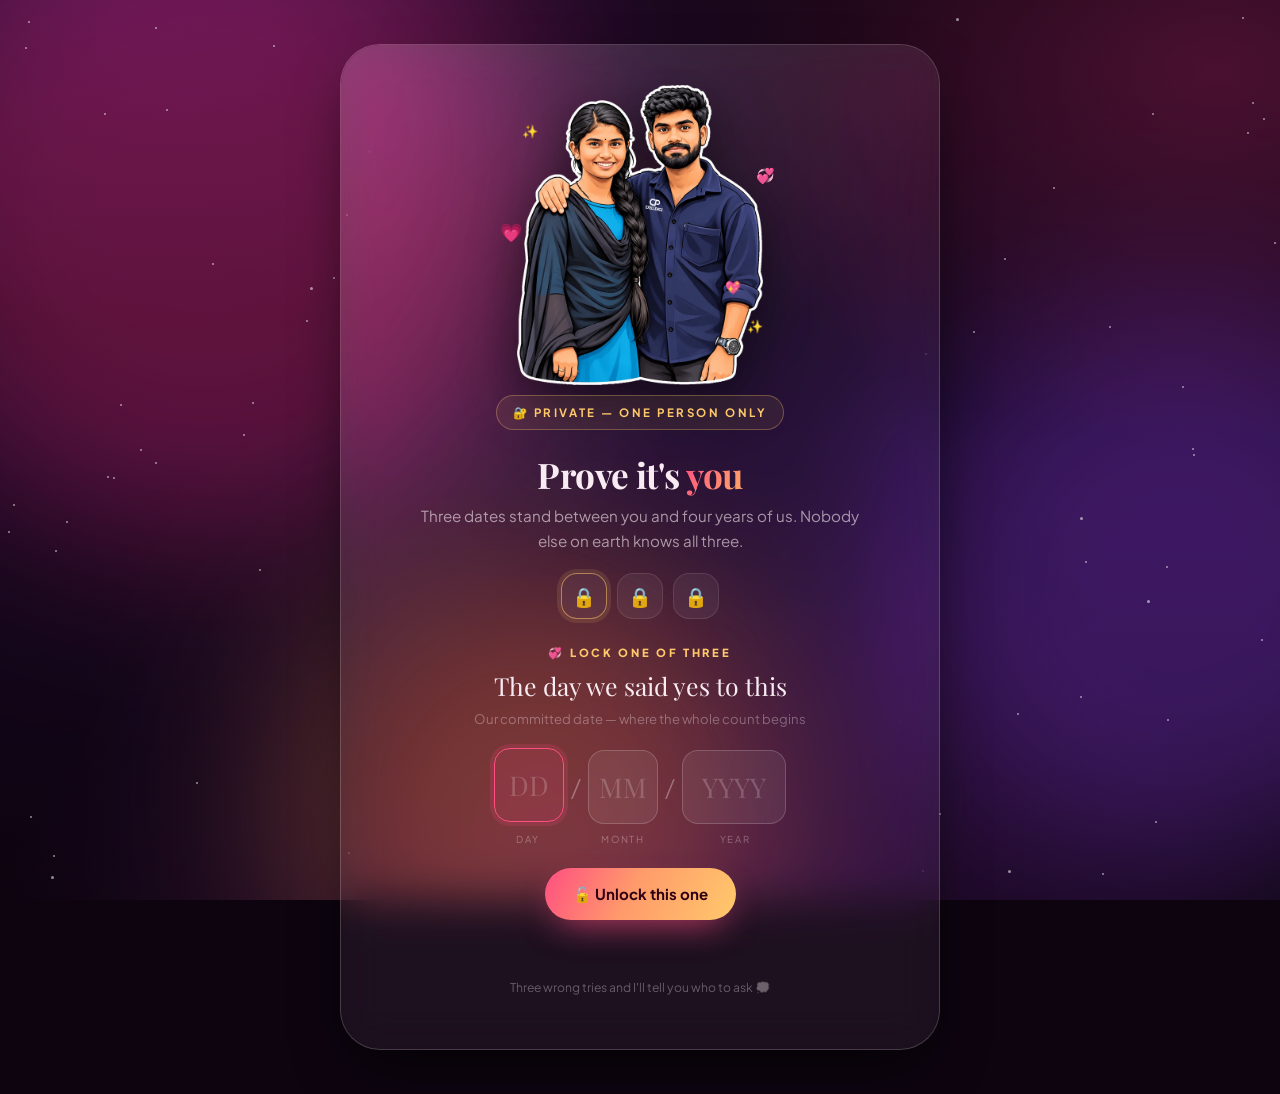
<file: index.html>
<!DOCTYPE html>
<html lang="en">
<head>
<meta charset="utf-8">
<meta name="viewport" content="width=device-width, initial-scale=1">
<script src="assets/js/gate.js"></script>
<title>Thanu &amp; Thamil — Four Years</title>
<meta name="description" content="A little museum of us. Four years, one story.">
<link rel="icon" href="data:image/svg+xml,<svg xmlns='http://www.w3.org/2000/svg' viewBox='0 0 100 100'><text y='.9em' font-size='90'>💞</text></svg>">
<link rel="preconnect" href="https://fonts.googleapis.com">
<link rel="preconnect" href="https://fonts.gstatic.com" crossorigin>
<link href="https://fonts.googleapis.com/css2?family=Playfair+Display:ital,wght@0,500;0,700;0,900;1,600&family=Plus+Jakarta+Sans:wght@400;600;700;800&family=Caveat:wght@500;700&display=swap" rel="stylesheet">
<link rel="stylesheet" href="assets/css/style.css">
<link rel="stylesheet" href="assets/css/components.css">
</head>
<body>

<!-- ================= HERO ================= -->
<section class="hero">
  <div class="wrap hero-grid">
    <div>
      <span class="eyebrow">🎊 Our Fourth Anniversary</span>
      <h1 class="display">
        <span class="l1">Happy Anniversary</span>
        <span class="l2" id="heroDear"></span>
        <span class="letters gradient-text" id="heroName">Thamil</span>
      </h1>
      <p class="lead hero-sub" id="heroTag"></p>

      <div class="countdown mt-l" id="countdown"></div>
      <p class="lead" id="cdCaption" style="font-size:.88rem;margin-top:14px"></p>

      <div class="hero-actions">
        <a class="btn" href="timeline.html">Start our story <span>→</span></a>
        <a class="btn ghost" href="surprises.html">🎁 Open a surprise</a>
      </div>
    </div>

    <div class="photo-stack" id="stack">
      <span class="sticker s1">💕</span>
      <span class="sticker s2">✨</span>
      <span class="sticker s3">💞</span>
    </div>
  </div>
</section>

<!-- ================= STATS ================= -->
<section>
  <div class="wrap">
    <div class="section-head reveal">
      <span class="eyebrow">📊 Us, in numbers</span>
      <h2>Four years <span class="gradient-text">adds up</span></h2>
      <p class="lead">Counted from 16 November 2022, and still going up while you read. Two of them we stopped counting a long time ago.</p>
    </div>
    <div class="stats stagger" id="stats"></div>
  </div>
</section>

<!-- ================= TODAY'S MEMORY ================= -->
<section style="padding-top:0">
  <div class="wrap-narrow">
    <div class="card spot glow reveal zoom center" style="padding:clamp(30px,5vw,48px)">
      <span class="eyebrow">📅 Today's memory</span>
      <div id="todayMem"></div>
      <button class="btn ghost sm" id="anotherMem" style="margin-top:18px">🔄 Show me another</button>
    </div>
  </div>
</section>

<!-- ================= HUB ================= -->
<section style="padding-top:0">
  <div class="wrap">
    <div class="section-head reveal">
      <span class="eyebrow">🗺️ Where to go</span>
      <h2>Six rooms, all <span class="gradient-text">about you</span></h2>
      <p class="lead">Take them in any order. There is something hidden in at least three of them.</p>
    </div>
    <div class="hub stagger" id="hub"></div>
  </div>
</section>

<script src="assets/js/data.js"></script>
<script src="assets/js/app.js"></script>
<script>
function initPage(){

  /* ---- hero name, letter by letter ---- */
  document.getElementById('heroDear').textContent = CONFIG.herDear || '';

  var host = document.getElementById('heroName');
  /* what the big heading calls her — CONFIG.her stays "Thamil" for
     the navbar, the toasts and the page titles */
  var name = CONFIG.herPet || CONFIG.her;
  host.innerHTML = '';
  for (var i=0;i<name.length;i++){
    var s = document.createElement('span');
    s.textContent = name[i] === ' ' ? ' ' : name[i];
    s.style.animationDelay = (0.55 + i*0.085) + 's';
    host.appendChild(s);
  }
  document.getElementById('heroTag').textContent = CONFIG.tagline;

  /* ---- hero photo ----
     One card, cropped so both faces sit in the middle of the frame.
     assets/photos/hero.jpg is made from hero.jpg in the project root
     by tools/resize-photos.py, so it is not part of the numbered set. */
  var stack = document.getElementById('stack');
  var img = document.createElement('img');
  img.className = 'ps solo';
  img.src = 'assets/photos/hero.jpg';
  img.alt = 'The two of us';
  stack.insertBefore(img, stack.firstChild);

  /* ---- countdown ---- */
  A.countdown(document.getElementById('countdown'));
  var left = Math.ceil((new Date(CONFIG.target+'T00:00:00') - Date.now())/86400000);
  document.getElementById('cdCaption').textContent = left > 0
    ? 'until ' + A.fmtDate(CONFIG.target) + ' — our fourth anniversary'
    : 'It is here. ' + A.fmtDate(CONFIG.target) + ' ❤️';

  /* ---- stats ---- */
  var days  = A.daysSince(CONFIG.start);
  var stats = [
    { e:'📆', v:days,                  k:'Days together' },
    { e:'💫', v:days/365,              k:'Years, exactly', dec:true },
    { e:'📸', v:1000,                  k:'Photographs of us', suf:'+' },
    { e:'🤝', v:null,                  k:'Meet-ups', txt:'countless' },
    { e:'🕛', v:days*24,               k:'Hours of us' },
    { e:'❤️', v:null,                  k:'Times I would do it again', txt:'∞' }
  ];
  var sHost = document.getElementById('stats');
  stats.forEach(function(s){
    var d = document.createElement('div');
    d.className = 'card spot stat';
    /* txt = a word instead of a number, so it never counts up */
    d.innerHTML = '<span class="emoji">'+s.e+'</span><span class="val'+
      (s.txt && s.txt.length > 2 ? ' word' : '')+'">'+(s.txt || '0')+'</span><span class="key">'+s.k+'</span>';
    sHost.appendChild(d);
    if (s.txt) return;
    var node = d.querySelector('.val');
    if (!('IntersectionObserver' in window)) { node.textContent = s.dec ? s.v.toFixed(2) : s.v.toLocaleString()+(s.suf||''); return; }
    var io = new IntersectionObserver(function(en){
      if(!en[0].isIntersecting) return;
      if (s.dec){
        var t0=null;
        requestAnimationFrame(function step(ts){
          if(!t0) t0=ts;
          var p=Math.min((ts-t0)/1700,1), e=1-Math.pow(1-p,3);
          node.textContent=(s.v*e).toFixed(2);
          if(p<1) requestAnimationFrame(step);
        });
      } else A.countUp(node, s.v, 1700, s.suf);
      io.disconnect();
    },{threshold:.4});
    io.observe(d);
  });

  /* ---- today's memory ---- */
  var memBox = document.getElementById('todayMem');
  function showMem(){
    var m = A.pick(JAR);
    memBox.innerHTML = '<div class="jar-note"><span class="jn-emo">'+m.e+
      '</span><span class="jn-txt">'+m.t+'</span></div>';
  }
  showMem();
  document.getElementById('anotherMem').addEventListener('click', function(){
    showMem(); A.confetti(16);
  });

  /* ---- hub cards ---- */
  var rooms = [
    { h:'timeline.html',  i:'🗓️', t:'Our Story',  d:TIMELINE.length+' moments in order, from the first message at 10:44 at night to right now.' },
    { h:'albums.html',    i:'📸', t:'Albums',     d:'All '+PHOTOS.length+' photographs, split by year and by what we were doing.' },
    { h:'memories.html',  i:'🧠', t:'Memories',   d:'The six first times with the exact minute, a polaroid wall, the jar and a quiz.' },
    { h:'surprises.html', i:'🎁', t:'Surprises',  d:'Six gift boxes, something under the gold, a spinning wheel and a locked vault.' },
    { h:'letters.html',   i:'💌', t:'Letters',    d:'Six sealed envelopes. Open the one that matches your day.' },
    { h:'letters.html#reasons', i:'💭', t:'16 Reasons', d:'Sixteen cards, one reason each. Flip every single one.' }
  ];
  var hub = document.getElementById('hub');
  rooms.forEach(function(r){
    var a = document.createElement('a');
    a.className = 'card spot glow hub-card';
    a.href = r.h;
    a.innerHTML = '<span class="hc-ico">'+r.i+'</span><h3>'+r.t+'</h3><p>'+r.d+
      '</p><span class="go">Open <span class="arw">→</span></span>';
    hub.appendChild(a);
  });

  setTimeout(function(){ A.confetti(55); }, 1500);
}
</script>
</body>
</html>
</file>
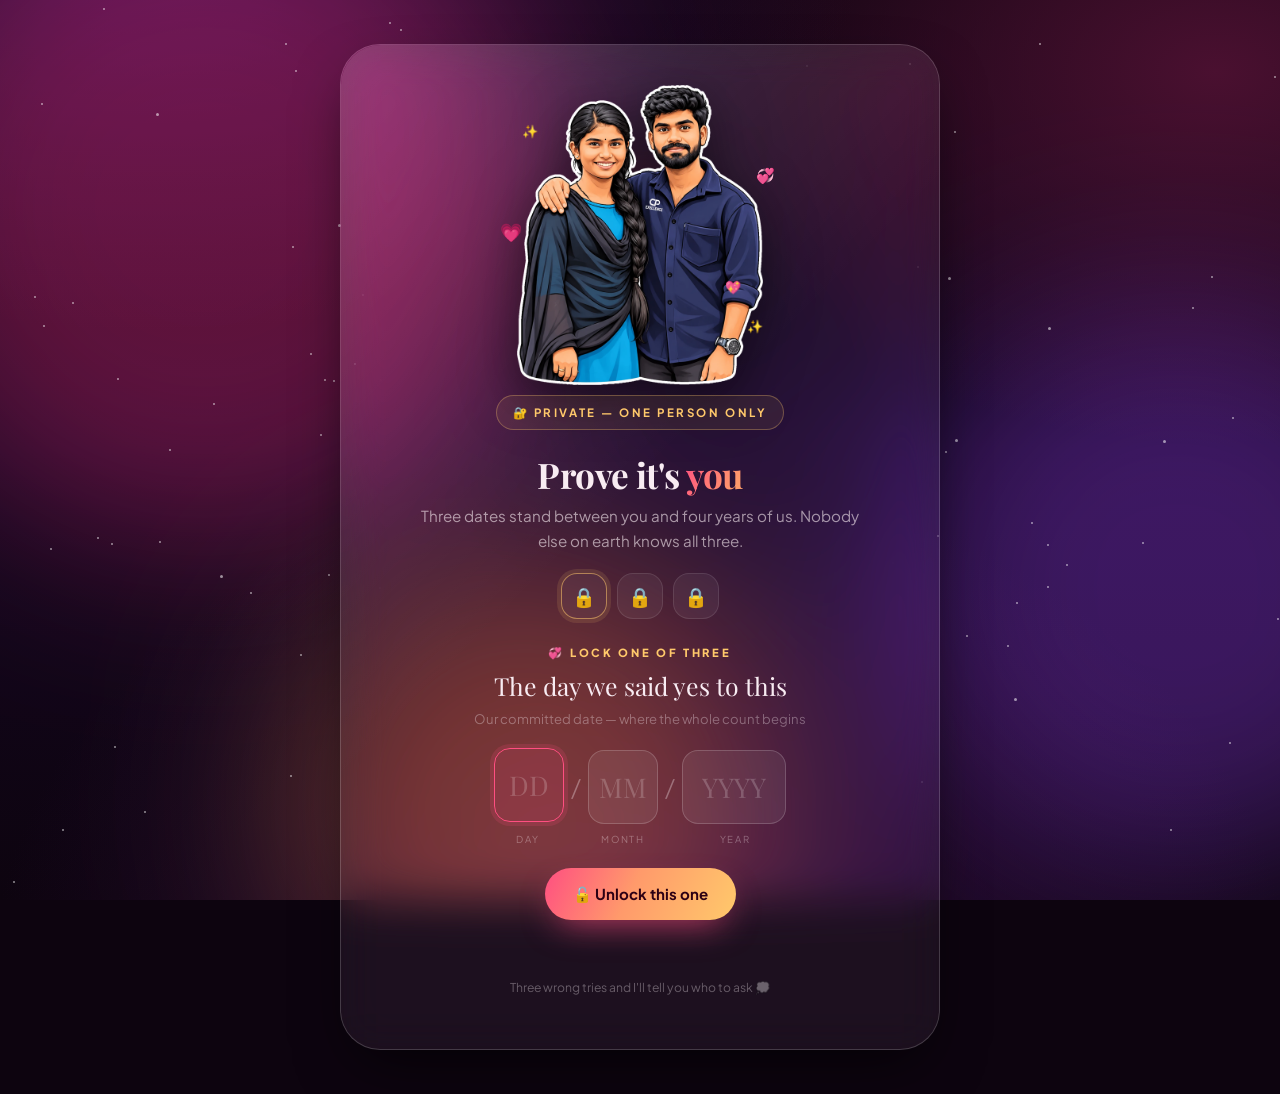
<file: docs/index.html>
<!DOCTYPE html>
<html lang="en">
<head>
<meta charset="utf-8">
<meta name="viewport" content="width=device-width, initial-scale=1">
<meta name="robots" content="noindex, nofollow, noarchive, noimageindex">
<script src="assets/js/gate.js"></script>
<title>Thanu &amp; Thamil — Four Years</title>
<meta name="description" content="A little museum of us. Four years, one story.">
<link rel="icon" href="data:image/svg+xml,<svg xmlns='http://www.w3.org/2000/svg' viewBox='0 0 100 100'><text y='.9em' font-size='90'>💞</text></svg>">
<link rel="preconnect" href="https://fonts.googleapis.com">
<link rel="preconnect" href="https://fonts.gstatic.com" crossorigin>
<link href="https://fonts.googleapis.com/css2?family=Playfair+Display:ital,wght@0,500;0,700;0,900;1,600&family=Plus+Jakarta+Sans:wght@400;600;700;800&family=Caveat:wght@500;700&display=swap" rel="stylesheet">
<link rel="stylesheet" href="assets/css/style.css">
<link rel="stylesheet" href="assets/css/components.css">
</head>
<body>

<!-- ================= HERO ================= -->
<section class="hero">
  <div class="wrap hero-grid">
    <div>
      <span class="eyebrow">🎊 Our Fourth Anniversary</span>
      <h1 class="display">
        <span class="l1">Happy Anniversary</span>
        <span class="l2" id="heroDear"></span>
        <span class="letters gradient-text" id="heroName">Thamil</span>
      </h1>
      <p class="lead hero-sub" id="heroTag"></p>

      <div class="countdown mt-l" id="countdown"></div>
      <p class="lead" id="cdCaption" style="font-size:.88rem;margin-top:14px"></p>

      <div class="hero-actions">
        <a class="btn" href="timeline.html">Start our story <span>→</span></a>
        <a class="btn ghost" href="surprises.html">🎁 Open a surprise</a>
      </div>
    </div>

    <div class="photo-stack" id="stack">
      <span class="sticker s1">💕</span>
      <span class="sticker s2">✨</span>
      <span class="sticker s3">💞</span>
    </div>
  </div>
</section>

<!-- ================= STATS ================= -->
<section>
  <div class="wrap">
    <div class="section-head reveal">
      <span class="eyebrow">📊 Us, in numbers</span>
      <h2>Four years <span class="gradient-text">adds up</span></h2>
      <p class="lead">Counted from 16 November 2022, and still going up while you read. Two of them we stopped counting a long time ago.</p>
    </div>
    <div class="stats stagger" id="stats"></div>
  </div>
</section>

<!-- ================= TODAY'S MEMORY ================= -->
<section style="padding-top:0">
  <div class="wrap-narrow">
    <div class="card spot glow reveal zoom center" style="padding:clamp(30px,5vw,48px)">
      <span class="eyebrow">📅 Today's memory</span>
      <div id="todayMem"></div>
      <button class="btn ghost sm" id="anotherMem" style="margin-top:18px">🔄 Show me another</button>
    </div>
  </div>
</section>

<!-- ================= HUB ================= -->
<section style="padding-top:0">
  <div class="wrap">
    <div class="section-head reveal">
      <span class="eyebrow">🗺️ Where to go</span>
      <h2>Six rooms, all <span class="gradient-text">about you</span></h2>
      <p class="lead">Take them in any order. There is something hidden in at least three of them.</p>
    </div>
    <div class="hub stagger" id="hub"></div>
  </div>
</section>

<script src="assets/js/data.js"></script>
<script src="assets/js/app.js"></script>
<script>
function initPage(){

  /* ---- hero name, letter by letter ---- */
  document.getElementById('heroDear').textContent = CONFIG.herDear || '';

  var host = document.getElementById('heroName');
  /* what the big heading calls her — CONFIG.her stays "Thamil" for
     the navbar, the toasts and the page titles */
  var name = CONFIG.herPet || CONFIG.her;
  host.innerHTML = '';
  for (var i=0;i<name.length;i++){
    var s = document.createElement('span');
    s.textContent = name[i] === ' ' ? ' ' : name[i];
    s.style.animationDelay = (0.55 + i*0.085) + 's';
    host.appendChild(s);
  }
  document.getElementById('heroTag').textContent = CONFIG.tagline;

  /* ---- hero photo ----
     One card, cropped so both faces sit in the middle of the frame.
     assets/photos/hero.jpg is made from hero.jpg in the project root
     by tools/resize-photos.py, so it is not part of the numbered set. */
  var stack = document.getElementById('stack');
  var img = document.createElement('img');
  img.className = 'ps solo';
  img.src = 'assets/photos/hero.jpg';
  img.alt = 'The two of us';
  stack.insertBefore(img, stack.firstChild);

  /* ---- countdown ---- */
  A.countdown(document.getElementById('countdown'));
  var left = Math.ceil((new Date(CONFIG.target+'T00:00:00') - Date.now())/86400000);
  document.getElementById('cdCaption').textContent = left > 0
    ? 'until ' + A.fmtDate(CONFIG.target) + ' — our fourth anniversary'
    : 'It is here. ' + A.fmtDate(CONFIG.target) + ' ❤️';

  /* ---- stats ---- */
  var days  = A.daysSince(CONFIG.start);
  var stats = [
    { e:'📆', v:days,                  k:'Days together' },
    { e:'💫', v:days/365,              k:'Years, exactly', dec:true },
    { e:'📸', v:1000,                  k:'Photographs of us', suf:'+' },
    { e:'🤝', v:null,                  k:'Meet-ups', txt:'countless' },
    { e:'🕛', v:days*24,               k:'Hours of us' },
    { e:'❤️', v:null,                  k:'Times I would do it again', txt:'∞' }
  ];
  var sHost = document.getElementById('stats');
  stats.forEach(function(s){
    var d = document.createElement('div');
    d.className = 'card spot stat';
    /* txt = a word instead of a number, so it never counts up */
    d.innerHTML = '<span class="emoji">'+s.e+'</span><span class="val'+
      (s.txt && s.txt.length > 2 ? ' word' : '')+'">'+(s.txt || '0')+'</span><span class="key">'+s.k+'</span>';
    sHost.appendChild(d);
    if (s.txt) return;
    var node = d.querySelector('.val');
    if (!('IntersectionObserver' in window)) { node.textContent = s.dec ? s.v.toFixed(2) : s.v.toLocaleString()+(s.suf||''); return; }
    var io = new IntersectionObserver(function(en){
      if(!en[0].isIntersecting) return;
      if (s.dec){
        var t0=null;
        requestAnimationFrame(function step(ts){
          if(!t0) t0=ts;
          var p=Math.min((ts-t0)/1700,1), e=1-Math.pow(1-p,3);
          node.textContent=(s.v*e).toFixed(2);
          if(p<1) requestAnimationFrame(step);
        });
      } else A.countUp(node, s.v, 1700, s.suf);
      io.disconnect();
    },{threshold:.4});
    io.observe(d);
  });

  /* ---- today's memory ---- */
  var memBox = document.getElementById('todayMem');
  function showMem(){
    var m = A.pick(JAR);
    memBox.innerHTML = '<div class="jar-note"><span class="jn-emo">'+m.e+
      '</span><span class="jn-txt">'+m.t+'</span></div>';
  }
  showMem();
  document.getElementById('anotherMem').addEventListener('click', function(){
    showMem(); A.confetti(16);
  });

  /* ---- hub cards ---- */
  var rooms = [
    { h:'timeline.html',  i:'🗓️', t:'Our Story',  d:TIMELINE.length+' moments in order, from the first message at 10:44 at night to right now.' },
    { h:'albums.html',    i:'📸', t:'Albums',     d:'All '+PHOTOS.length+' photographs, split by year and by what we were doing.' },
    { h:'memories.html',  i:'🧠', t:'Memories',   d:'The six first times with the exact minute, a polaroid wall, the jar and a quiz.' },
    { h:'surprises.html', i:'🎁', t:'Surprises',  d:'Six gift boxes, something under the gold, a spinning wheel and a locked vault.' },
    { h:'letters.html',   i:'💌', t:'Letters',    d:'Six sealed envelopes. Open the one that matches your day.' },
    { h:'letters.html#reasons', i:'💭', t:'16 Reasons', d:'Sixteen cards, one reason each. Flip every single one.' }
  ];
  var hub = document.getElementById('hub');
  rooms.forEach(function(r){
    var a = document.createElement('a');
    a.className = 'card spot glow hub-card';
    a.href = r.h;
    a.innerHTML = '<span class="hc-ico">'+r.i+'</span><h3>'+r.t+'</h3><p>'+r.d+
      '</p><span class="go">Open <span class="arw">→</span></span>';
    hub.appendChild(a);
  });

  setTimeout(function(){ A.confetti(55); }, 1500);
}
</script>
</body>
</html>
</file>
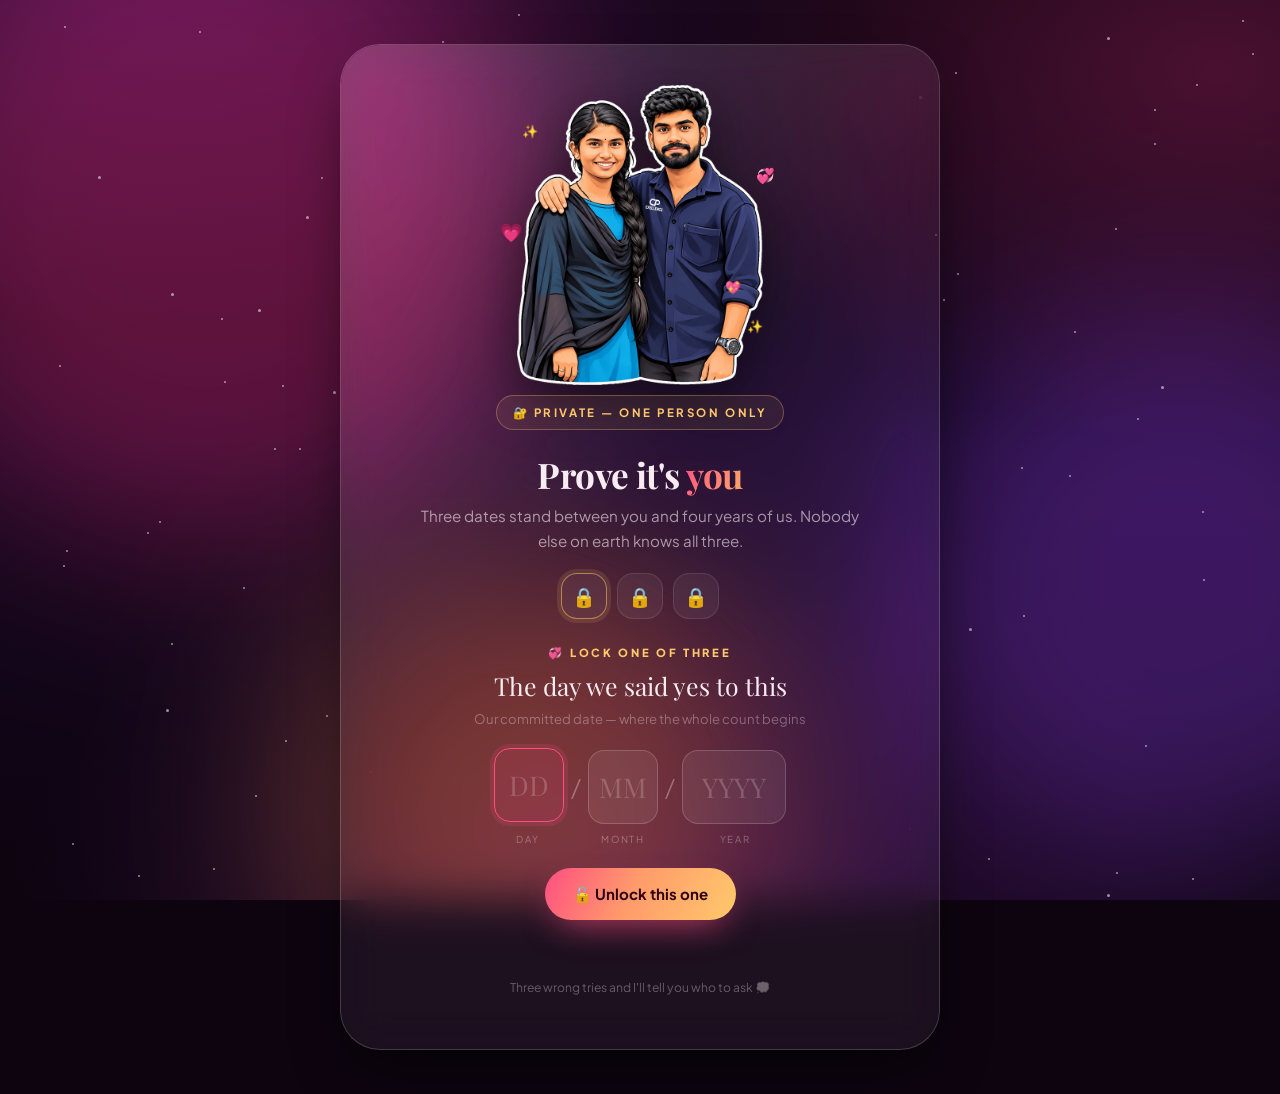
<file: albums.html>
<!DOCTYPE html>
<html lang="en">
<head>
<meta charset="utf-8">
<meta name="viewport" content="width=device-width, initial-scale=1">
<script src="assets/js/gate.js"></script>
<title>Albums — Thanu &amp; Thamil</title>
<link rel="icon" href="data:image/svg+xml,<svg xmlns='http://www.w3.org/2000/svg' viewBox='0 0 100 100'><text y='.9em' font-size='90'>📸</text></svg>">
<link rel="preconnect" href="https://fonts.googleapis.com">
<link rel="preconnect" href="https://fonts.gstatic.com" crossorigin>
<link href="https://fonts.googleapis.com/css2?family=Playfair+Display:ital,wght@0,500;0,700;0,900;1,600&family=Plus+Jakarta+Sans:wght@400;600;700;800&family=Caveat:wght@500;700&display=swap" rel="stylesheet">
<link rel="stylesheet" href="assets/css/style.css">
<link rel="stylesheet" href="assets/css/components.css">
</head>
<body>

<section style="padding-bottom:26px">
  <div class="wrap">
    <div class="section-head reveal">
      <span class="eyebrow">📸 The whole collection</span>
      <h1 class="display" style="font-size:clamp(2.2rem,6vw,4.2rem)">Our <span class="gradient-text">Albums</span></h1>
      <p class="lead" id="albumsLead"></p>
    </div>

    <div class="album-tabs reveal" id="tabs"></div>

    <div class="center reveal" style="margin-bottom:28px">
      <p class="lead" id="albumDesc" style="font-size:.95rem;margin-bottom:14px"></p>
      <button class="btn sm" id="slideBtn">▶️ Play as a slideshow</button>
      <button class="btn ghost sm" id="favBtn">💖 Show favourites</button>
      <button class="btn ghost sm" id="shuffleBtn">🔀 Shuffle</button>
    </div>
  </div>
</section>

<section style="padding-top:0">
  <div class="wrap">
    <div class="masonry" id="grid"></div>
    <p class="center lead" id="empty" style="display:none;margin-top:30px">
      No favourites yet — tap the little heart on any photo 💖
    </p>
  </div>
</section>

<section>
  <div class="wrap-narrow center reveal">
    <div class="card spot glow" style="padding:clamp(30px,5vw,50px)">
      <span class="eyebrow">🧠 Still more</span>
      <h2>There are <span class="gradient-text">polaroids</span> next door</h2>
      <p class="lead">A whole wall of them, plus a memory jar and a quiz I am fairly sure you will beat me at.</p>
      <a class="btn" href="memories.html" style="margin-top:12px">🧠 Go to Memories</a>
    </div>
  </div>
</section>

<script src="assets/js/data.js"></script>
<script src="assets/js/app.js"></script>
<script>
function initPage(){
  var grid     = document.getElementById('grid');
  var tabsHost = document.getElementById('tabs');
  var current  = 'all';
  var favMode  = false;
  var shuffled = false;
  var viewIds  = [];

  document.getElementById('albumsLead').textContent =
    PHOTOS.length + ' photographs, ' + A.shortDate(PHOTOS[0].date) + ' to ' +
    A.shortDate(PHOTOS[PHOTOS.length - 1].date) +
    '. Five years of them, plus a few small collections. Tap any photo to open it full size.';

  /* A photo belongs to one year album (p.a) and any number of
     collections (p.t), so both kinds of tab filter the same way. */
  function inAlbum(p, key){
    return key === 'all' || p.a === key || (p.t && p.t.indexOf(key) > -1);
  }

  function listFor(key){
    var out = PHOTOS.filter(function(p){ return inAlbum(p, key); });
    if (favMode){
      var f = A.favs();
      out = out.filter(function(p){ return f.indexOf(p.id) > -1; });
    }
    if (shuffled){
      for (var i = out.length - 1; i > 0; i--){
        var j = Math.floor(Math.random() * (i + 1));
        var t = out[i]; out[i] = out[j]; out[j] = t;
      }
    }
    return out;
  }

  /* ---------- tabs ---------- */
  var sawSection = false;
  ALBUMS.forEach(function(al){
    /* the collections sit after a thin divider, away from the year chapters */
    if (al.sec && !sawSection){
      sawSection = true;
      var hr = document.createElement('span');
      hr.className = 'tab-split';
      hr.setAttribute('aria-hidden', 'true');
      tabsHost.appendChild(hr);
    }
    var count = PHOTOS.filter(function(p){ return inAlbum(p, al.key); }).length;
    var b = document.createElement('button');
    b.className = 'album-tab' + (al.key === current ? ' active' : '');
    b.dataset.key = al.key;
    b.innerHTML = '<span>' + al.emo + '</span>' + al.name + ' <span class="n">' + count + '</span>';
    b.addEventListener('click', function(){
      current = al.key;
      favMode = false;
      document.getElementById('favBtn').classList.remove('on');
      document.getElementById('favBtn').innerHTML = '💖 Show favourites';
      A.$$('.album-tab').forEach(function(t){ t.classList.toggle('active', t.dataset.key === current); });
      render();
    });
    tabsHost.appendChild(b);
  });

  /* ---------- render ---------- */
  function render(){
    var list = listFor(current);
    viewIds = list.map(function(p){ return p.id; });
    var album = ALBUMS.filter(function(a){ return a.key === current; })[0];
    document.getElementById('albumDesc').textContent =
      favMode ? 'Your favourites — ' + list.length + ' photo' + (list.length === 1 ? '' : 's') + '.'
              : (album ? album.desc : '');
    document.getElementById('empty').style.display = list.length ? 'none' : 'block';

    grid.innerHTML = '';
    var favs = A.favs();
    list.forEach(function(p, i){
      var fig = document.createElement('figure');
      fig.className = 'm-item';
      fig.style.margin = '0 0 16px';
      fig.dataset.delay = Math.min(i, 12) * 45;
      fig.innerHTML =
        '<button class="m-fav no-burst' + (favs.indexOf(p.id) > -1 ? ' on' : '') +
          '" data-id="' + p.id + '" aria-label="Favourite">' +
          (favs.indexOf(p.id) > -1 ? '💖' : '🤍') + '</button>' +
        '<img src="assets/thumbs/' + p.id + '.jpg" alt="' + p.cap + '" loading="lazy">' +
        '<figcaption class="m-cap">' + p.cap + '<small>' + A.shortDate(p.date) + '</small></figcaption>';
      fig.addEventListener('click', function(e){
        if (e.target.closest('.m-fav')) return;
        A.openLb(viewIds, i);
      });
      grid.appendChild(fig);
    });
    A.observe('.m-item');
  }

  /* ---------- favourite toggle ---------- */
  grid.addEventListener('click', function(e){
    var b = e.target.closest('.m-fav');
    if (!b) return;
    e.stopPropagation();
    var on = A.toggleFav(b.dataset.id);
    b.classList.toggle('on', on);
    b.innerHTML = on ? '💖' : '🤍';
    if (on){ A.confetti(14); A.toast('Added to your favourites 💖'); }
    if (favMode) render();
  });

  /* ---------- buttons ---------- */
  document.getElementById('favBtn').addEventListener('click', function(){
    favMode = !favMode;
    this.classList.toggle('on', favMode);
    this.innerHTML = favMode ? '📸 Show all again' : '💖 Show favourites';
    render();
  });

  document.getElementById('shuffleBtn').addEventListener('click', function(){
    shuffled = true;
    render();
    A.toast('Shuffled 🔀');
  });

  /* ---------- slideshow ---------- */
  var slideTimer = null;
  document.getElementById('slideBtn').addEventListener('click', function(){
    if (!viewIds.length) return;
    A.openLb(viewIds, 0);
    A.toast('Slideshow running — press Esc to stop ▶️');
    clearInterval(slideTimer);
    slideTimer = setInterval(function(){
      var lb = document.getElementById('lightbox');
      if (!lb.classList.contains('open')){ clearInterval(slideTimer); return; }
      A.lbStep(1);
    }, 3200);
  });

  render();
}
</script>
</body>
</html>
</file>
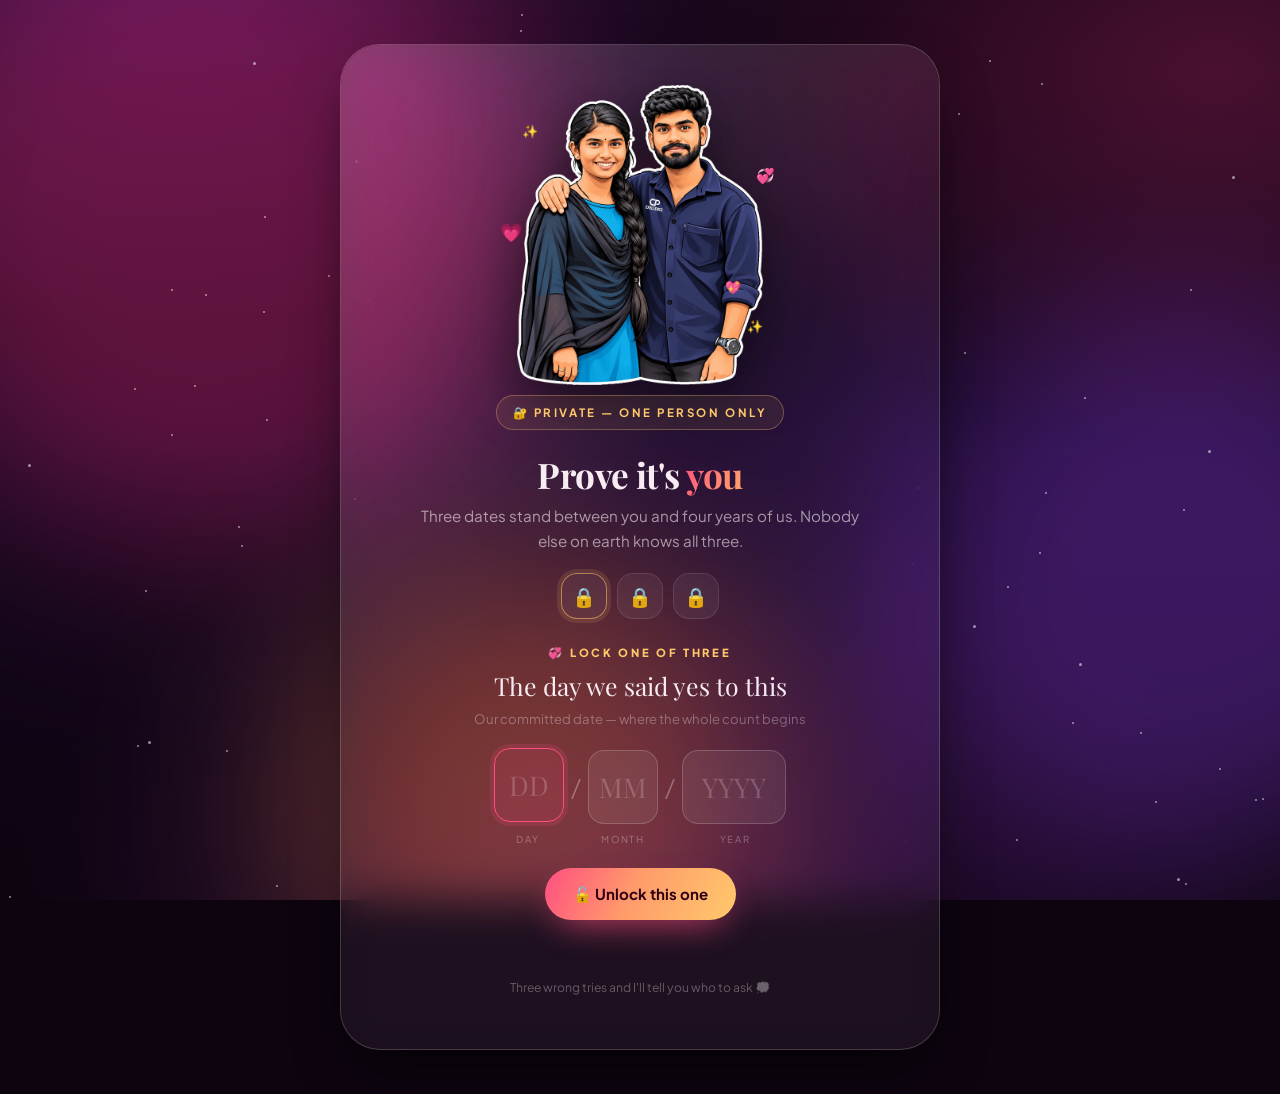
<file: letters.html>
<!DOCTYPE html>
<html lang="en">
<head>
<meta charset="utf-8">
<meta name="viewport" content="width=device-width, initial-scale=1">
<script src="assets/js/gate.js"></script>
<title>Letters — Thanu &amp; Thamil</title>
<link rel="icon" href="data:image/svg+xml,<svg xmlns='http://www.w3.org/2000/svg' viewBox='0 0 100 100'><text y='.9em' font-size='90'>💌</text></svg>">
<link rel="preconnect" href="https://fonts.googleapis.com">
<link rel="preconnect" href="https://fonts.gstatic.com" crossorigin>
<link href="https://fonts.googleapis.com/css2?family=Playfair+Display:ital,wght@0,500;0,700;0,900;1,600&family=Plus+Jakarta+Sans:wght@400;600;700;800&family=Caveat:wght@500;700&display=swap" rel="stylesheet">
<link rel="stylesheet" href="assets/css/style.css">
<link rel="stylesheet" href="assets/css/components.css">
</head>
<body>

<section style="padding-bottom:24px">
  <div class="wrap">
    <div class="section-head reveal">
      <span class="eyebrow">💌 Open when…</span>
      <h1 class="display" style="font-size:clamp(2.2rem,6vw,4.2rem)">Sealed <span class="gradient-text">Letters</span></h1>
      <p class="lead">Six envelopes. Open the one that fits your day — they are not going anywhere.</p>
    </div>
    <div class="letters-grid stagger" id="envs"></div>
  </div>
</section>

<div class="wrap"><div class="divider"></div></div>

<!-- ============ 16 REASONS ============ -->
<section style="padding-top:0" id="reasons">
  <div class="wrap">
    <div class="section-head reveal">
      <span class="eyebrow">💭 One for each</span>
      <h2>Sixteen <span class="gradient-text">reasons</span></h2>
      <p class="lead">Four reasons for every year. Flip them all — there is something at the end.</p>
    </div>
    <div class="flip-grid stagger" id="flips"></div>
    <p class="center lead mt-l" id="flipCount"></p>
    <div class="center" id="flipAll" style="display:none;margin-top:10px"></div>
  </div>
</section>

<div class="wrap"><div class="divider"></div></div>

<!-- ============ THE LONG LETTER ============ -->
<section style="padding-top:0">
  <div class="wrap-narrow">
    <div class="card spot glow reveal" style="padding:clamp(30px,5vw,54px)">
      <span class="eyebrow">✍️ The actual letter</span>
      <h2>To <span class="gradient-text">Thamil</span>, on four years</h2>

      <div class="script" style="font-size:clamp(1.15rem,2.4vw,1.5rem);color:var(--text);line-height:1.6">
        <p>It started at 10:44 at night on the twenty-third of October. A message. Nothing else.</p>
        <p>Three weeks later I told you at 11:11 in the morning, and then I spent the whole day working myself up to ask you properly at 10:51 that night. You took two days. On the sixteenth of November you said yes, and that is the day everything on this website counts from.</p>
        <p>Then 8:37 in the morning on the eighteenth — the first "love you", typed. Then 7:15 the next evening, out loud, in your actual voice. I wrote all of those times down. Most people keep the day. I wanted the minute.</p>
        <p>We had our worst fight on the twenty-third of November, seven days in. One day without talking. It felt enormous and it is now one short line on a timeline four years long.</p>
        <p>We numbered the first five meet-ups because they were rare enough to count — the twenty-first of November, then twenty days, then three whole months. After the fifth we stopped counting, which is its own kind of answer.</p>
        <p>There are sixty-three photographs of us here. The oldest is a blue-lit evening on the twenty-sixth of October 2022, before any of it had a name. The newest is exactly four years later, both of us in helmets, going somewhere. In between: a field in October where we came back wearing rings, letters taller than we are, water to the horizon, a saree, balloons, salt in your hair. Almost none of them are special occasions. That is the part I like most.</p>
        <p>You fed me before you ate. You stayed when it was not easy. You laughed at your own jokes before you finished them, every time, and I never once got tired of it.</p>
        <p>So: one thousand four hundred and sixty-one days, and the number goes up again tomorrow.</p>
        <p style="color:var(--rose-soft)">I would choose you again. Every single time.</p>
        <p style="text-align:right">— Thanu 💞</p>
      </div>
    </div>
  </div>
</section>

<section style="padding-top:0">
  <div class="wrap-narrow center reveal">
    <div class="card spot glow" style="padding:clamp(30px,5vw,50px)">
      <span class="eyebrow">🏠 Back to the start</span>
      <h2>Happy anniversary, <span class="gradient-text">Thamil</span></h2>
      <p class="lead">That is the whole place. Go round it as many times as you like.</p>
      <a class="btn" href="index.html" style="margin-top:12px">🏠 Back home</a>
    </div>
  </div>
</section>

<script src="assets/js/data.js"></script>
<script src="assets/js/app.js"></script>
<script>
function initPage(){

  /* ================= ENVELOPES ================= */
  var host = document.getElementById('envs');
  LETTERS.forEach(function(l){
    var d = document.createElement('div');
    d.className = 'env no-burst';
    d.innerHTML =
      '<div class="env-body"></div>' +
      '<div class="env-note">' + l.text + '</div>' +
      '<div class="env-flap"></div>' +
      '<div class="env-seal">' + l.emo + '</div>' +
      '<div class="env-label">' + l.label + '</div>';
    d.addEventListener('click', function(){
      var wasOpen = d.classList.contains('open');
      d.classList.toggle('open');
      if (!wasOpen) A.confetti(26);
    });
    host.appendChild(d);
  });

  /* ================= 16 REASONS ================= */
  var flips = document.getElementById('flips');
  var flipped = 0;
  REASONS.forEach(function(r, i){
    var d = document.createElement('div');
    d.className = 'flip no-burst';
    d.innerHTML =
      '<div class="flip-in">' +
        '<div class="flip-face flip-front">' +
          '<div><span class="femo">' + r.e + '</span>' +
          '<div class="fnum">' + (i + 1) + '</div>' +
          '<div class="fhint">Tap to flip</div></div>' +
        '</div>' +
        '<div class="flip-face flip-back"><span>' + r.t + '</span></div>' +
      '</div>';
    d.addEventListener('click', function(){
      if (!d.classList.contains('on')){
        flipped++;
        updateFlips();
        A.confetti(12);
      }
      d.classList.toggle('on');
    });
    flips.appendChild(d);
  });

  function updateFlips(){
    var c = document.getElementById('flipCount');
    c.textContent = flipped + ' of ' + REASONS.length + ' turned over';
    if (flipped === REASONS.length){
      c.textContent = 'All sixteen. 💞';
      var box = document.getElementById('flipAll');
      box.style.display = 'block';
      box.innerHTML =
        '<div class="card spot glow" style="max-width:600px;margin:0 auto;animation:popIn .8s var(--ease-back)">' +
          '<div style="font-size:46px">💖</div>' +
          '<h3>And about four hundred more</h3>' +
          '<p class="lead" style="margin:0">Sixteen was just what fit on the page. ' +
          'Ask me any day and I will keep going until you tell me to stop.</p>' +
        '</div>';
      A.confetti(220);
      A.toast('Every single one of them true 💞');
      box.scrollIntoView({ behavior:'smooth', block:'center' });
    }
  }
  updateFlips();
}
</script>
</body>
</html>
</file>
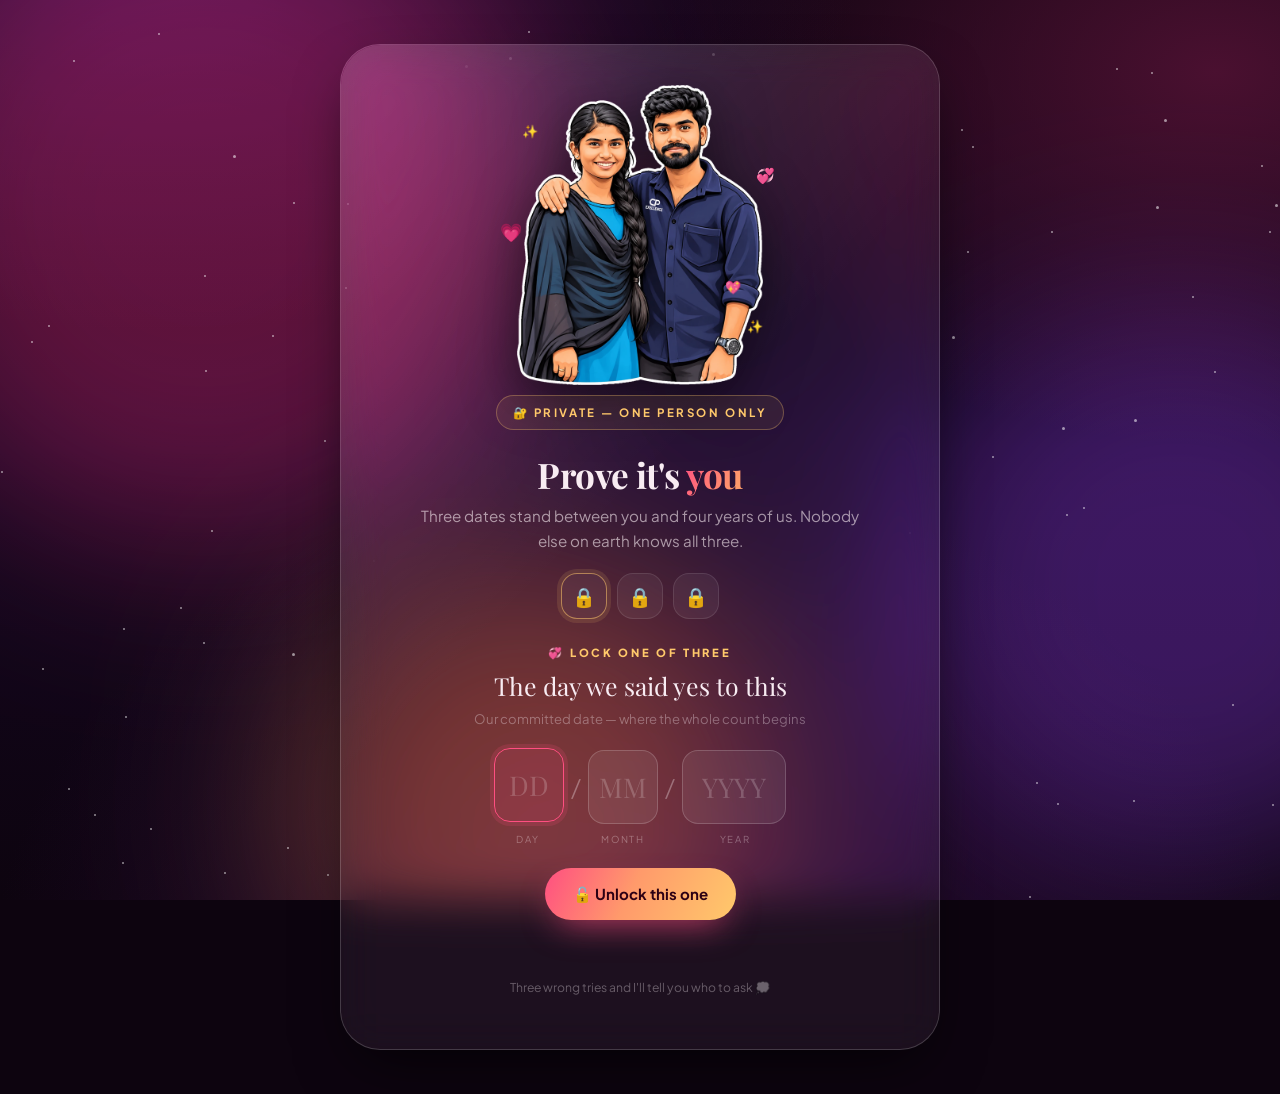
<file: login.html>
<!DOCTYPE html>
<html lang="en">
<head>
<meta charset="utf-8">
<meta name="viewport" content="width=device-width, initial-scale=1">
<title>Only you — Thanu &amp; Thamil</title>
<meta name="description" content="Three dates stand between you and the rest of it.">
<link rel="icon" href="data:image/svg+xml,<svg xmlns='http://www.w3.org/2000/svg' viewBox='0 0 100 100'><text y='.9em' font-size='90'>🔐</text></svg>">
<link rel="preconnect" href="https://fonts.googleapis.com">
<link rel="preconnect" href="https://fonts.gstatic.com" crossorigin>
<link href="https://fonts.googleapis.com/css2?family=Playfair+Display:ital,wght@0,500;0,700;0,900;1,600&family=Plus+Jakarta+Sans:wght@400;600;700;800&family=Caveat:wght@500;700&display=swap" rel="stylesheet">
<link rel="stylesheet" href="assets/css/style.css">
<link rel="stylesheet" href="assets/css/components.css">
<link rel="stylesheet" href="assets/css/login.css">
</head>
<body class="login-body" data-bare="1">

<div class="login-card" id="card">

  <!-- ===================== THE TWO OF US ===================== -->
  <div class="couple">
    <img src="assets/photos/couple.png" alt="A cartoon sticker of the two of us">
    <span class="c-h h1">💗</span>
    <span class="c-h h2">💞</span>
    <span class="c-h h3">💖</span>
    <span class="c-s s1">✨</span>
    <span class="c-s s2">✨</span>
  </div>

  <!-- ===================== THE GATE ===================== -->
  <span class="eyebrow">🔐 Private — one person only</span>
  <h1>Prove it's <span class="gradient-text">you</span></h1>
  <p class="sub" id="sub">Three dates stand between you and four years of us. Nobody else on earth knows all three.</p>

  <div class="locks" id="locks">
    <div class="lock" data-i="0">🔒</div>
    <div class="lock" data-i="1">🔒</div>
    <div class="lock" data-i="2">🔒</div>
  </div>

  <div id="stageHost"></div>

  <p class="login-foot">Three wrong tries and I'll tell you who to ask 💭</p>
</div>

<!-- ===================== SUCCESS ===================== -->
<div class="unlocked-screen" id="won">
  <div class="unlocked-in">
    <div class="u-emo">💞</div>
    <h2>All three. <span class="gradient-text">Of course.</span></h2>
    <p id="wonMsg">Come in, Thamil. All of it is yours.</p>
    <button class="btn" id="enterBtn" style="margin-top:16px">Open the door →</button>
  </div>
</div>

<script src="assets/js/data.js"></script>
<script src="assets/js/app.js"></script>
<script>
var GATE = [
  { no:'Lock one of three', emo:'💞',
    ask:'The day we said yes to this',
    note:'Our committed date — where the whole count begins',
    a:'16/11/2022',
    /* Nothing here gives the date away. The third one is shown for every
       wrong try after that too, because check() clamps to the last hint. */
    hints:['Not that one 🙈 try again',
           'Still not it 💭 have another go',
           'Ask the password to Thanu 💞'] },

  { no:'Lock two of three', emo:'🤝',
    ask:'The day we first met',
    note:'The very first time, face to face',
    a:'21/11/2022',
    hints:['Close, but not it 🙈',
           'Still not it 💭 have another go',
           'Ask the password to Thanu 🤝'] },

  { no:'Lock three of three', emo:'💑',
    ask:'Our first meetup as a couple',
    note:'The first proper day out, just the two of us',
    a:'11/12/2022',
    hints:['Try once more 🙈',
           'Still not it 💭 have another go',
           'Ask the password to Thanu 💑'] }
];

function initPage(){
  var host   = document.getElementById('stageHost');
  var locks  = Array.prototype.slice.call(document.querySelectorAll('.lock'));
  var card   = document.getElementById('card');
  var won    = document.getElementById('won');
  var step   = 0, wrong = 0;

  document.getElementById('wonMsg').textContent =
    'Come in, ' + CONFIG.her + '. All of it is yours.';

  /* already unlocked this session? skip straight to the door */
  var already = false;
  try { already = sessionStorage.getItem('tt_unlocked') === 'yes'; } catch(e){}
  if (already){
    card.style.display = 'none';
    won.classList.add('on');
    document.getElementById('wonMsg').textContent = 'The door is already open for you 💞';
    document.getElementById('enterBtn').addEventListener('click', go);
    return;
  }

  function go(){ location.href = 'index.html'; }

  function pad(v){ return v.length === 1 ? '0' + v : v; }

  function drawStage(){
    var q = GATE[step];
    wrong = 0;
    locks.forEach(function(l, i){ l.classList.toggle('now', i === step); });

    host.innerHTML =
      '<div class="stage" id="stage">' +
        '<span class="q-no">' + q.emo + ' ' + q.no + '</span>' +
        '<p class="q-ask">' + q.ask + '</p>' +
        '<p class="q-note">' + q.note + '</p>' +
        '<div class="date-row" id="row">' +
          '<input class="dbox" id="dd" inputmode="numeric" data-len="2" placeholder="DD" aria-label="Day">' +
          '<span class="sep">/</span>' +
          '<input class="dbox" id="mm" inputmode="numeric" data-len="2" placeholder="MM" aria-label="Month">' +
          '<span class="sep">/</span>' +
          '<input class="dbox yr" id="yy" inputmode="numeric" data-len="4" placeholder="YYYY" aria-label="Year">' +
        '</div>' +
        '<div class="date-labels">' +
          '<span class="l-d">Day</span><span class="l-gap"></span>' +
          '<span class="l-m">Month</span><span class="l-gap"></span>' +
          '<span class="l-y">Year</span>' +
        '</div>' +
        '<button class="btn no-burst" id="goBtn">🔓 Unlock this one</button>' +
        '<p class="hintline" id="hint"></p>' +
      '</div>';

    var boxes = [document.getElementById('dd'),
                 document.getElementById('mm'),
                 document.getElementById('yy')];

    function cap(b){ return parseInt(b.dataset.len, 10); }

    /* Spill anything typed (or pasted) past a box's length into the next box,
       so "16112022" typed quickly — or "16/11/2022" pasted — fills all three. */
    function distribute(i, digits){
      if (i >= boxes.length){ return; }
      var b = boxes[i], n = cap(b);
      b.value = digits.slice(0, n);
      b.classList.toggle('filled', b.value.length === n);
      var rest = digits.slice(n);
      if (rest.length && boxes[i + 1]){
        boxes[i + 1].focus();
        distribute(i + 1, rest);
      } else if (b.value.length === n && boxes[i + 1] && !boxes[i + 1].value){
        boxes[i + 1].focus();
      }
    }

    boxes.forEach(function(b, i){
      b.addEventListener('input', function(){
        distribute(i, b.value.replace(/\D/g, ''));
      });
      b.addEventListener('keydown', function(e){
        if (e.key === 'Enter'){ e.preventDefault(); check(); }
        if (e.key === 'Backspace' && !b.value && boxes[i - 1]){
          boxes[i - 1].focus();
        }
      });
      b.addEventListener('focus', function(){ b.select(); });
    });

    document.getElementById('goBtn').addEventListener('click', check);
    setTimeout(function(){ boxes[0].focus(); }, 420);

    function check(){
      var d = boxes[0].value, m = boxes[1].value, y = boxes[2].value;
      var hint = document.getElementById('hint');

      if (!d || !m || y.length !== 4){
        hint.className = 'hintline bad';
        hint.textContent = 'Fill in the whole date first 💭';
        return;
      }

      /* all three already answered — nothing left to check */
      if (step >= GATE.length) return;

      var given = pad(d) + '/' + pad(m) + '/' + y;

      if (given === GATE[step].a){
        hint.className = 'hintline good';
        hint.textContent = 'That is the one 💞';
        locks[step].classList.remove('now');
        locks[step].classList.add('done');
        locks[step].textContent = GATE[step].emo;
        A.confetti(50);

        step++;
        if (step >= GATE.length){ setTimeout(win, 820); return; }

        var st = document.getElementById('stage');
        st.classList.add('out');
        setTimeout(drawStage, 360);
      } else {
        wrong++;
        var row = document.getElementById('row');
        row.classList.remove('shake');
        void row.offsetWidth;
        row.classList.add('shake');
        hint.className = 'hintline bad';
        hint.textContent = GATE[step].hints[Math.min(wrong - 1, GATE[step].hints.length - 1)];
        boxes[0].focus();
        boxes[0].select();
      }
    }
  }

  function win(){
    try { sessionStorage.setItem('tt_unlocked', 'yes'); } catch(e){}
    card.classList.add('shut');
    setTimeout(function(){
      card.style.display = 'none';
      won.classList.add('on');
      A.confetti(260);
      A.toast('Happy fourth anniversary, ' + CONFIG.her + ' 💞');
      setTimeout(function(){ A.confetti(120); }, 900);
    }, 760);
    document.getElementById('enterBtn').addEventListener('click', go);
    setTimeout(go, 6000);
  }

  drawStage();
}
</script>
</body>
</html>
</file>
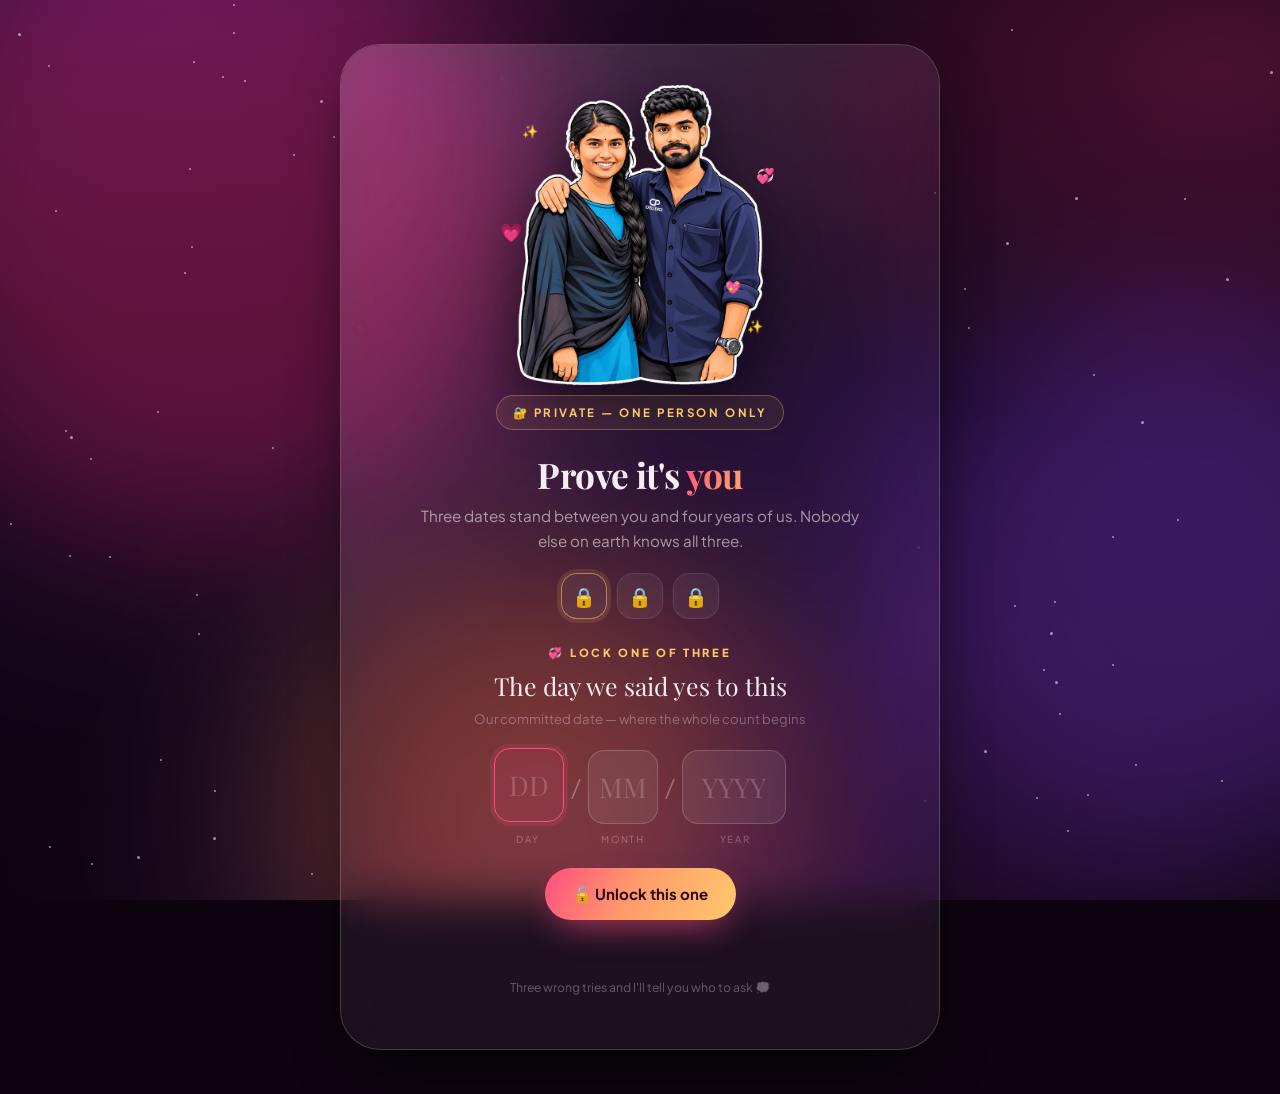
<file: memories.html>
<!DOCTYPE html>
<html lang="en">
<head>
<meta charset="utf-8">
<meta name="viewport" content="width=device-width, initial-scale=1">
<script src="assets/js/gate.js"></script>
<title>Memories — Thanu &amp; Thamil</title>
<link rel="icon" href="data:image/svg+xml,<svg xmlns='http://www.w3.org/2000/svg' viewBox='0 0 100 100'><text y='.9em' font-size='90'>🧠</text></svg>">
<link rel="preconnect" href="https://fonts.googleapis.com">
<link rel="preconnect" href="https://fonts.gstatic.com" crossorigin>
<link href="https://fonts.googleapis.com/css2?family=Playfair+Display:ital,wght@0,500;0,700;0,900;1,600&family=Plus+Jakarta+Sans:wght@400;600;700;800&family=Caveat:wght@500;700&display=swap" rel="stylesheet">
<link rel="stylesheet" href="assets/css/style.css">
<link rel="stylesheet" href="assets/css/components.css">
</head>
<body>

<section style="padding-bottom:24px">
  <div class="wrap">
    <div class="section-head reveal">
      <span class="eyebrow">🧠 The memory room</span>
      <h1 class="display" style="font-size:clamp(2.2rem,6vw,4.2rem)">Things I <span class="gradient-text">kept</span></h1>
      <p class="lead">The exact times. A wall of polaroids, a jar full of small moments, and a quiz. No pressure on the quiz.</p>
    </div>
  </div>
</section>

<!-- ============ THE FIRSTS (with the times written down) ============ -->
<section style="padding-top:0;padding-bottom:10px">
  <div class="wrap">
    <div class="section-head reveal">
      <span class="eyebrow">⏱️ You wrote the times down</span>
      <h2>Six <span class="gradient-text">first times</span></h2>
      <p class="lead">Most people remember the day. We wrote down the minute.</p>
    </div>
    <div class="firsts stagger" id="firsts"></div>
  </div>
</section>

<div class="wrap"><div class="divider"></div></div>

<!-- ============ POLAROID WALL ============ -->
<section style="padding-top:0">
  <div class="wrap">
    <div class="section-head reveal">
      <span class="eyebrow">📌 Pinned to the wall</span>
      <h2>The <span class="gradient-text">polaroid</span> wall</h2>
      <p class="lead">Hover one and it straightens up. Tap it and it opens properly.</p>
    </div>
    <div class="polaroids" id="polaroids"></div>
  </div>
</section>

<div class="wrap"><div class="divider"></div></div>

<!-- ============ MEMORY JAR ============ -->
<section style="padding-top:0">
  <div class="wrap-narrow">
    <div class="card spot glow reveal zoom jar" style="padding:clamp(34px,5vw,56px)">
      <span class="eyebrow">🫙 The memory jar</span>
      <h2>Pull out a <span class="gradient-text">random memory</span></h2>
      <p class="lead">Every slip of paper in here is something that actually happened.</p>
      <button class="jar-btn no-burst" id="jarBtn" aria-label="Open the jar">🫙</button>
      <div class="jar-out" id="jarOut">
        <p class="lead" style="margin:0">Tap the jar 👆</p>
      </div>
      <p class="lead" style="font-size:.84rem;margin-top:10px" id="jarCount"></p>
    </div>
  </div>
</section>

<div class="wrap"><div class="divider"></div></div>

<!-- ============ QUIZ ============ -->
<section style="padding-top:0">
  <div class="wrap-narrow">
    <div class="section-head reveal">
      <span class="eyebrow">❓ How well do you know us</span>
      <h2>The <span class="gradient-text">us</span> quiz</h2>
      <p class="lead" id="quizLead"></p>
    </div>

    <div class="card spot quiz reveal" id="quizCard" style="padding:clamp(26px,4vw,44px)">
      <div class="q-prog"><i id="qBar"></i></div>
      <div id="quizBody"></div>
    </div>
  </div>
</section>

<section style="padding-top:0">
  <div class="wrap-narrow center reveal">
    <div class="card spot glow" style="padding:clamp(30px,5vw,50px)">
      <span class="eyebrow">🎁 Next room</span>
      <h2>There are <span class="gradient-text">gifts</span> waiting</h2>
      <p class="lead">Six boxes, a scratch card, a wheel, and one thing that is locked.</p>
      <a class="btn" href="surprises.html" style="margin-top:12px">🎁 Open the surprises</a>
    </div>
  </div>
</section>

<script src="assets/js/data.js"></script>
<script src="assets/js/app.js"></script>
<script>
function initPage(){

  /* ================= THE FIRSTS ================= */
  /* Each card is a little clock face whose hands are set to the real time. */
  var fh = document.getElementById('firsts');
  FIRSTS.forEach(function(f, i){
    var hands = '';
    if (f.time){
      var m = f.time.match(/^(\d+):(\d+)\s*(AM|PM)$/i);
      if (m){
        var hr = parseInt(m[1], 10) % 12, mi = parseInt(m[2], 10);
        hands = '<span class="cl-h" style="transform:rotate(' +
                  ((hr + mi / 60) * 30) + 'deg)"></span>' +
                '<span class="cl-m" style="transform:rotate(' + (mi * 6) + 'deg)"></span>';
      }
    }
    var d = document.createElement('div');
    d.className = 'first-card card spot glow reveal zoom' + (f.star ? ' keyday' : '');
    d.dataset.delay = i * 70;
    d.innerHTML =
      '<div class="clock' + (hands ? '' : ' noclock') + '">' +
        (hands ? '<span class="cl-pin"></span>' + hands : '<span class="cl-emo">' + f.e + '</span>') +
      '</div>' +
      '<span class="first-when">' + A.shortDate(f.d) +
        (f.time ? ' · <strong>' + f.time + '</strong>' : '') + '</span>' +
      '<h3>' + f.e + ' ' + f.t + '</h3>' +
      '<p>' + f.x + '</p>' +
      '<span class="first-tam">' + f.tam + '</span>';
    fh.appendChild(d);
  });

  /* ================= POLAROID WALL ================= */
  var wall = document.getElementById('polaroids');
  var pick = PHOTOS.slice().sort(function(a,b){ return a.date < b.date ? -1 : 1; });
  var ids  = pick.map(function(p){ return p.id; });

  pick.forEach(function(p, i){
    var d = document.createElement('div');
    d.className = 'polaroid reveal zoom';
    d.style.setProperty('--rot', ((i % 5) - 2) * 3.2 + 'deg');
    d.dataset.delay = Math.min(i, 14) * 50;
    d.innerHTML =
      '<span class="pin">📌</span>' +
      '<img src="assets/thumbs/' + p.id + '.jpg" alt="' + p.cap + '" loading="lazy">' +
      '<span class="pcap">' + p.cap + '</span>';
    d.addEventListener('click', function(){ A.openLb(ids, i); });
    wall.appendChild(d);
  });

  /* ================= MEMORY JAR ================= */
  var seen = [];
  var jarOut = document.getElementById('jarOut');
  var jarCount = document.getElementById('jarCount');
  jarCount.textContent = JAR.length + ' memories in the jar';

  document.getElementById('jarBtn').addEventListener('click', function(){
    if (seen.length >= JAR.length) seen = [];
    var m;
    do { m = A.pick(JAR); } while (seen.indexOf(m.t) > -1);
    seen.push(m.t);

    jarOut.innerHTML = '<div class="jar-note"><span class="jn-emo">' + m.e +
      '</span><span class="jn-txt">' + m.t + '</span></div>';
    jarCount.textContent = seen.length + ' of ' + JAR.length + ' pulled out';
    A.confetti(22);
    this.animate(
      [{ transform:'rotate(0) scale(1)' },
       { transform:'rotate(-16deg) scale(1.12)' },
       { transform:'rotate(12deg) scale(1.08)' },
       { transform:'rotate(0) scale(1)' }],
      { duration:620, easing:'cubic-bezier(.34,1.56,.64,1)' }
    );
    if (seen.length === JAR.length){
      A.toast('That is the whole jar 🫙 every single one of them real.');
    }
  });

  /* ================= QUIZ ================= */
  document.getElementById('quizLead').textContent =
    QUIZ.length + ' questions. Every answer is somewhere on this site.';
  var qi = 0, score = 0, locked = false;
  var body = document.getElementById('quizBody');
  var bar  = document.getElementById('qBar');

  function drawQ(){
    locked = false;
    bar.style.width = (qi / QUIZ.length * 100) + '%';
    var q = QUIZ[qi];
    var html = '<p class="lead" style="font-size:.78rem;letter-spacing:.18em;text-transform:uppercase;text-align:center">' +
               'Question ' + (qi + 1) + ' of ' + QUIZ.length + '</p>' +
               '<p class="q-text">' + q.q + '</p><div class="q-opts">';
    q.o.forEach(function(opt, i){
      html += '<button class="q-opt no-burst" data-i="' + i + '">' +
              '<span class="k">' + 'ABCD'[i] + '</span><span>' + opt + '</span></button>';
    });
    html += '</div><p class="lead" id="qWhy" style="margin-top:18px;text-align:center;min-height:1.6em"></p>';
    body.innerHTML = html;
  }

  function finish(){
    bar.style.width = '100%';
    var msg, emo;
    if (score === QUIZ.length){ emo = '🏆'; msg = 'Every single one. You have been paying attention for four years.'; }
    else if (score >= QUIZ.length - 2){ emo = '💖'; msg = 'Almost perfect. I would have got fewer, honestly.'; }
    else { emo = '😄'; msg = 'Does not matter even slightly — you still get all the gifts.'; }

    body.innerHTML =
      '<div class="center" style="animation:popIn .7s var(--ease-back)">' +
        '<div style="font-size:60px">' + emo + '</div>' +
        '<h3 style="margin-top:10px">You got <span class="gradient-text">' + score + ' / ' + QUIZ.length + '</span></h3>' +
        '<p class="lead">' + msg + '</p>' +
        '<button class="btn ghost sm no-burst" id="qAgain">🔄 Try again</button> ' +
        '<a class="btn sm" href="surprises.html">🎁 Claim your gifts</a>' +
      '</div>';
    A.confetti(score === QUIZ.length ? 170 : 80);
    document.getElementById('qAgain').addEventListener('click', function(){
      qi = 0; score = 0; drawQ();
    });
  }

  body.addEventListener('click', function(e){
    var btn = e.target.closest('.q-opt');
    if (!btn || locked) return;
    locked = true;
    var q = QUIZ[qi];
    var chosen = parseInt(btn.dataset.i, 10);
    var opts = A.$$('.q-opt', body);

    opts.forEach(function(o, i){
      if (i === q.a) o.classList.add('right');
      else if (i === chosen) o.classList.add('wrong');
    });
    if (chosen === q.a){ score++; A.confetti(26); }
    document.getElementById('qWhy').textContent = q.why;

    setTimeout(function(){
      qi++;
      if (qi >= QUIZ.length) finish(); else drawQ();
    }, 2100);
  });

  drawQ();

  A.observe('.polaroid');
}
</script>
</body>
</html>
</file>
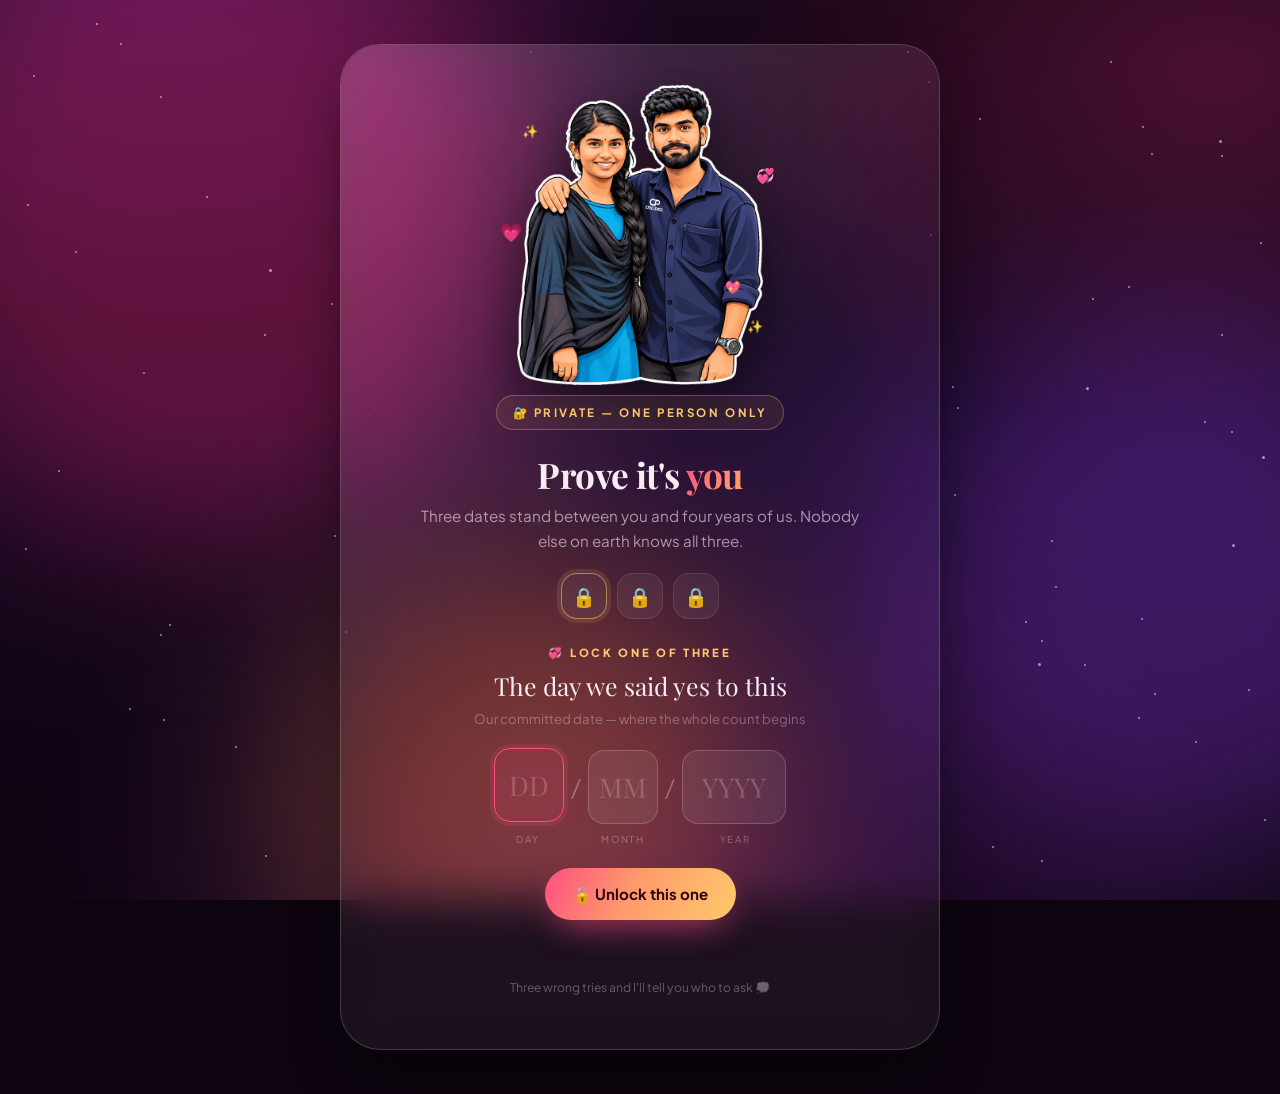
<file: surprises.html>
<!DOCTYPE html>
<html lang="en">
<head>
<meta charset="utf-8">
<meta name="viewport" content="width=device-width, initial-scale=1">
<script src="assets/js/gate.js"></script>
<title>Surprises — Thanu &amp; Thamil</title>
<link rel="icon" href="data:image/svg+xml,<svg xmlns='http://www.w3.org/2000/svg' viewBox='0 0 100 100'><text y='.9em' font-size='90'>🎁</text></svg>">
<link rel="preconnect" href="https://fonts.googleapis.com">
<link rel="preconnect" href="https://fonts.gstatic.com" crossorigin>
<link href="https://fonts.googleapis.com/css2?family=Playfair+Display:ital,wght@0,500;0,700;0,900;1,600&family=Plus+Jakarta+Sans:wght@400;600;700;800&family=Caveat:wght@500;700&display=swap" rel="stylesheet">
<link rel="stylesheet" href="assets/css/style.css">
<link rel="stylesheet" href="assets/css/components.css">
</head>
<body>

<section style="padding-bottom:24px">
  <div class="wrap">
    <div class="section-head reveal">
      <span class="eyebrow">🎁 Do not open them all at once</span>
      <h1 class="display" style="font-size:clamp(2.2rem,6vw,4.2rem)">Your <span class="gradient-text">Surprises</span></h1>
      <p class="lead">Six coupons, one scratch card, a wheel that decides our next day out, and something locked.</p>
    </div>
  </div>
</section>

<!-- ============ GIFT BOXES ============ -->
<section style="padding-top:0">
  <div class="wrap">
    <div class="section-head reveal">
      <span class="eyebrow">🎀 Six coupons</span>
      <h2>Real ones. <span class="gradient-text">No expiry.</span></h2>
      <p class="lead">Every one of these is something I will actually do. Tap a box to open it.</p>
    </div>
    <div class="gifts stagger" id="gifts"></div>
    <p class="center lead" id="giftCount" style="margin-top:24px"></p>
  </div>
</section>

<div class="wrap"><div class="divider"></div></div>

<!-- ============ SCRATCH CARD ============ -->
<section style="padding-top:0">
  <div class="wrap-narrow">
    <div class="section-head reveal">
      <span class="eyebrow">🪙 Scratch it</span>
      <h2>There is something <span class="gradient-text">under the gold</span></h2>
      <p class="lead">Rub it off with your finger or your mouse. All of it.</p>
    </div>
    <div class="reveal zoom">
      <div class="scratch-wrap">
        <div class="scratch-under">
          <img src="assets/photos/one.jpg" alt="Our two names, handwritten in red on paper">
        </div>
        <canvas id="scratchCanvas"></canvas>
      </div>
      <p class="scratch-hint" id="scratchHint">Scratch to reveal ✨</p>
      <div class="scratch-after" id="scratchAfter">
        <p class="script">Thanujan &amp; Thamiliny</p>
        <p class="lead" style="font-size:.95rem;margin:0">
          Two names, one piece of paper, drawn by hand in red.
          Everything else on this website is pixels. This one is real.
        </p>
      </div>
    </div>
  </div>
</section>

<div class="wrap"><div class="divider"></div></div>

<!-- ============ WHEEL ============ -->
<section style="padding-top:0">
  <div class="wrap-narrow">
    <div class="section-head reveal">
      <span class="eyebrow">🎡 Let fate decide</span>
      <h2>Our <span class="gradient-text">next day out</span></h2>
      <p class="lead">Spin it. Whatever it lands on, I am in — no arguments, no rescheduling.</p>
    </div>
    <div class="reveal zoom center">
      <div class="wheel-wrap">
        <div class="wheel-pin">📍</div>
        <canvas class="wheel" id="wheel" width="600" height="600"></canvas>
        <div class="wheel-hub">💞</div>
      </div>
      <button class="btn" id="spinBtn">🎡 Spin the wheel</button>
      <div class="wheel-out mt-l" id="wheelOut"></div>
    </div>
  </div>
</section>

<div class="wrap"><div class="divider"></div></div>

<!-- ============ LOVE METER ============ -->
<section style="padding-top:0">
  <div class="wrap-narrow">
    <div class="card spot glow reveal zoom center meter" style="padding:clamp(34px,5vw,52px)">
      <span class="eyebrow">📈 Scientific instrument</span>
      <h2>The <span class="gradient-text">love meter</span></h2>
      <p class="lead">Calibrated over four years. Results have been consistent.</p>
      <div class="meter-bar"><div class="meter-fill" id="meterFill"></div></div>
      <div class="meter-val" id="meterVal">0%</div>
      <p class="lead" id="meterMsg" style="margin:0"></p>
      <button class="btn ghost sm" id="meterBtn" style="margin-top:18px">🔬 Measure again</button>
    </div>
  </div>
</section>

<div class="wrap"><div class="divider"></div></div>

<!-- ============ LOCKED VAULT ============ -->
<section style="padding-top:0">
  <div class="wrap-narrow">
    <div class="card spot glow reveal zoom center" id="vault" style="padding:clamp(34px,5vw,52px)">
      <span class="eyebrow">🔒 Locked</span>
      <h2>The <span class="gradient-text">vault</span></h2>
      <p class="lead" id="vaultHint">
        One last thing, locked behind a number only you would know.<br>
        <strong>The day we started, as eight digits.</strong> (DDMMYYYY)
      </p>
      <div style="display:flex;gap:10px;justify-content:center;flex-wrap:wrap;margin-top:18px">
        <input id="vaultInput" inputmode="numeric" maxlength="8" placeholder="• • • • • • • •"
          style="padding:14px 20px;border-radius:99px;background:rgba(255,255,255,.07);
                 border:1px solid rgba(255,255,255,.18);color:#fff;font-size:1.1rem;
                 letter-spacing:.3em;text-align:center;width:230px;font-family:inherit;outline:none">
        <button class="btn" id="vaultBtn">🔓 Unlock</button>
      </div>
      <div id="vaultOut" style="margin-top:26px"></div>
    </div>
  </div>
</section>

<section style="padding-top:0">
  <div class="wrap-narrow center reveal">
    <div class="card spot glow" style="padding:clamp(30px,5vw,50px)">
      <span class="eyebrow">💌 One more room</span>
      <h2>Six <span class="gradient-text">sealed letters</span></h2>
      <p class="lead">Open the one that matches your day. They stay sealed until you choose.</p>
      <a class="btn" href="letters.html" style="margin-top:12px">💌 Read the letters</a>
    </div>
  </div>
</section>

<script src="assets/js/data.js"></script>
<script src="assets/js/app.js"></script>
<script>
function initPage(){

  /* ================= GIFT BOXES ================= */
  var host = document.getElementById('gifts');
  var opened = 0;
  GIFTS.forEach(function(g){
    var d = document.createElement('div');
    d.className = 'card spot glow gift no-burst';
    d.innerHTML =
      '<div class="box"><span class="bow">🎀</span><div class="lid"></div>' +
        '<div class="base"></div><div class="ribbon"></div></div>' +
      '<h3>' + g.title + '</h3>' +
      '<span class="ghint">' + g.hint + '</span>' +
      '<div class="greveal"><span class="gemoji">' + g.emo + '</span><p>' + g.reveal + '</p></div>';
    d.addEventListener('click', function(){
      if (d.classList.contains('opened')) return;
      d.classList.add('opened');
      opened++;
      A.confetti(48);
      updateCount();
      if (opened === GIFTS.length){
        setTimeout(function(){
          A.confetti(200);
          A.toast('All six opened 🎉 Every one of them is real, ' + CONFIG.her + '.');
        }, 500);
      }
    });
    host.appendChild(d);
  });

  function updateCount(){
    document.getElementById('giftCount').textContent =
      opened === 0 ? 'None opened yet — go on 🎁'
      : opened + ' of ' + GIFTS.length + ' opened' + (opened === GIFTS.length ? ' 🎉' : '');
  }
  updateCount();

  /* ================= SCRATCH CARD ================= */
  var cv = document.getElementById('scratchCanvas');
  var ctx = cv.getContext('2d');
  var scratching = false, done = false;

  function paintCover(){
    var r = cv.getBoundingClientRect();
    cv.width = Math.max(1, Math.round(r.width));
    cv.height = Math.max(1, Math.round(r.height));
    var g = ctx.createLinearGradient(0, 0, cv.width, cv.height);
    g.addColorStop(0, '#e0a23c');
    g.addColorStop(.45, '#ffc96b');
    g.addColorStop(.6, '#fff0cf');
    g.addColorStop(1, '#c98a2e');
    ctx.globalCompositeOperation = 'source-over';
    ctx.fillStyle = g;
    ctx.fillRect(0, 0, cv.width, cv.height);
    ctx.fillStyle = 'rgba(120,70,10,.55)';
    ctx.font = '600 15px "Plus Jakarta Sans", sans-serif';
    ctx.textAlign = 'center';
    ctx.fillText('S C R A T C H   M E', cv.width / 2, cv.height / 2 - 4);
    ctx.font = '500 11px "Plus Jakarta Sans", sans-serif';
    ctx.fillStyle = 'rgba(120,70,10,.42)';
    ctx.fillText('ALL OF IT', cv.width / 2, cv.height / 2 + 16);
    ctx.font = '22px sans-serif';
    ctx.fillText('🪙', cv.width / 2, cv.height / 2 + 44);
  }
  paintCover();
  window.addEventListener('resize', function(){ if (!done) paintCover(); });

  function scratchAt(e){
    var r = cv.getBoundingClientRect();
    var pt = e.touches ? e.touches[0] : e;
    ctx.globalCompositeOperation = 'destination-out';
    ctx.beginPath();
    ctx.arc(pt.clientX - r.left, pt.clientY - r.top, 26, 0, Math.PI * 2);
    ctx.fill();
  }
  function checkCleared(){
    if (done) return;
    var d = ctx.getImageData(0, 0, cv.width, cv.height).data;
    var clear = 0;
    for (var i = 3; i < d.length; i += 40) if (d[i] < 40) clear++;
    if (clear / (d.length / 40) > 0.52){
      done = true;
      cv.style.transition = 'opacity .8s ease';
      cv.style.opacity = '0';
      setTimeout(function(){ cv.style.pointerEvents = 'none'; }, 800);
      document.getElementById('scratchHint').textContent =
        'Written by hand, kept for four years 💞';
      document.getElementById('scratchAfter').classList.add('on');
      A.confetti(160);
      A.toast('Our two names, on actual paper 💕');
    }
  }

  cv.addEventListener('mousedown', function(e){ scratching = true; scratchAt(e); });
  cv.addEventListener('mousemove', function(e){ if (scratching) scratchAt(e); });
  window.addEventListener('mouseup', function(){ if (scratching){ scratching = false; checkCleared(); } });
  cv.addEventListener('touchstart', function(e){ scratching = true; scratchAt(e); e.preventDefault(); }, { passive:false });
  cv.addEventListener('touchmove', function(e){ if (scratching) scratchAt(e); e.preventDefault(); }, { passive:false });
  cv.addEventListener('touchend', function(){ scratching = false; checkCleared(); });

  /* ================= WHEEL ================= */
  var wc = document.getElementById('wheel');
  var wx = wc.getContext('2d');
  var N = WHEEL.length, seg = Math.PI * 2 / N, R = 300;
  var cols = ['#ff4f81','#b58cff','#ffc96b','#5ee0d0','#ff7a5c','#8c6bff','#ffb347','#4fd1c5'];

  function drawWheel(){
    wx.clearRect(0, 0, 600, 600);
    for (var i = 0; i < N; i++){
      var a0 = i * seg - Math.PI / 2, a1 = a0 + seg;
      wx.beginPath();
      wx.moveTo(R, R);
      wx.arc(R, R, R - 6, a0, a1);
      wx.closePath();
      wx.fillStyle = cols[i % cols.length];
      wx.fill();
      wx.strokeStyle = 'rgba(13,4,15,.35)';
      wx.lineWidth = 3;
      wx.stroke();

      wx.save();
      wx.translate(R, R);
      wx.rotate(a0 + seg / 2);
      wx.textAlign = 'right';
      wx.fillStyle = '#2a0014';
      wx.font = '700 23px "Plus Jakarta Sans", sans-serif';
      var words = WHEEL[i].t.split(' ');
      var line1 = words.slice(0, Math.ceil(words.length / 2)).join(' ');
      var line2 = words.slice(Math.ceil(words.length / 2)).join(' ');
      wx.fillText(line1, R - 58, -6);
      wx.fillText(line2, R - 58, 20);
      wx.font = '34px sans-serif';
      wx.fillText(WHEEL[i].e, R - 20, 10);
      wx.restore();
    }
  }
  drawWheel();

  var spinning = false, rot = 0;
  document.getElementById('spinBtn').addEventListener('click', function(){
    if (spinning) return;
    spinning = true;
    var idx = Math.floor(Math.random() * N);
    // pointer sits at the top; land the middle of segment idx there
    var target = 360 * 6 + (360 - (idx * (360 / N) + (360 / N) / 2));
    rot += target;
    wc.style.transform = 'rotate(' + rot + 'deg)';
    document.getElementById('wheelOut').innerHTML =
      '<p class="lead" style="margin:0">Spinning… 🎡</p>';

    setTimeout(function(){
      spinning = false;
      var w = WHEEL[idx];
      document.getElementById('wheelOut').innerHTML =
        '<div class="wo"><span class="wemo">' + w.e + '</span>' +
        '<h3 style="margin:.2em 0">' + w.t + '</h3>' +
        '<p class="lead" style="margin:0">That is settled then. I am not arguing with a wheel.</p></div>';
      A.confetti(90);
    }, 4700);
  });

  /* ================= LOVE METER ================= */
  var fill = document.getElementById('meterFill');
  var val  = document.getElementById('meterVal');
  var msg  = document.getElementById('meterMsg');
  var msgs = [
    'Instrument overloaded. Again.',
    'The needle went past the end of the scale.',
    'We have tried recalibrating. Same result every time.',
    'Scientifically concerning. Personally, perfect.',
    'The machine has given up and simply agrees.'
  ];
  function measure(){
    fill.style.width = '0%';
    val.textContent = '0%';
    var pct = 100 + Math.floor(Math.random() * 900);
    setTimeout(function(){
      fill.style.width = '100%';
      var t0 = null;
      requestAnimationFrame(function step(ts){
        if (!t0) t0 = ts;
        var p = Math.min((ts - t0) / 2600, 1);
        var e = 1 - Math.pow(1 - p, 3);
        val.textContent = Math.round(pct * e).toLocaleString() + '%';
        if (p < 1) requestAnimationFrame(step);
        else { A.confetti(40); }
      });
      msg.textContent = A.pick(msgs);
    }, 120);
  }
  if ('IntersectionObserver' in window){
    var mio = new IntersectionObserver(function(en){
      if (en[0].isIntersecting){ measure(); mio.disconnect(); }
    }, { threshold:.4 });
    mio.observe(document.querySelector('.meter'));
  } else measure();
  document.getElementById('meterBtn').addEventListener('click', measure);

  /* ================= VAULT ================= */
  var vIn  = document.getElementById('vaultInput');
  var vOut = document.getElementById('vaultOut');
  var tries = 0;

  function tryUnlock(){
    var v = vIn.value.replace(/\D/g, '');
    if (v === CONFIG.secret){
      document.getElementById('vault').querySelector('.eyebrow').innerHTML = '🔓 Unlocked';
      document.getElementById('vaultHint').style.display = 'none';
      vIn.parentNode.style.display = 'none';
      var days = A.daysSince(CONFIG.start);
      vOut.innerHTML =
        '<div style="animation:popIn .8s var(--ease-back)">' +
          '<div style="font-size:54px">💞</div>' +
          '<p class="script" style="font-size:clamp(1.3rem,3.4vw,2rem);max-width:30ch;margin:14px auto 18px">' +
            '“I would choose you again. Every single time, in every single version of this life.”' +
          '</p>' +
          '<p class="lead" style="margin-bottom:18px">' + days.toLocaleString() +
            ' days ago you said yes to this, and you have not taken it back once. ' +
            'Thank you for four years, ' + CONFIG.her + '. Here is to every one that comes next.</p>' +
          '<p class="lead" style="font-size:.9rem">— ' + CONFIG.him + ' 💌</p>' +
        '</div>';
      A.confetti(260);
      A.toast('You remembered. Of course you did. 💞');
    } else {
      tries++;
      vIn.animate(
        [{transform:'translateX(0)'},{transform:'translateX(-9px)'},
         {transform:'translateX(9px)'},{transform:'translateX(0)'}],
        { duration:330 }
      );
      var hints = ['Not quite 🙈', 'Try again 💭',
                   'Hint: the day this all started, DDMMYYYY',
                   'It is on the home page, in the first line 😉'];
      A.toast(hints[Math.min(tries - 1, hints.length - 1)]);
    }
  }
  document.getElementById('vaultBtn').addEventListener('click', tryUnlock);
  vIn.addEventListener('keydown', function(e){ if (e.key === 'Enter') tryUnlock(); });
}
</script>
</body>
</html>
</file>
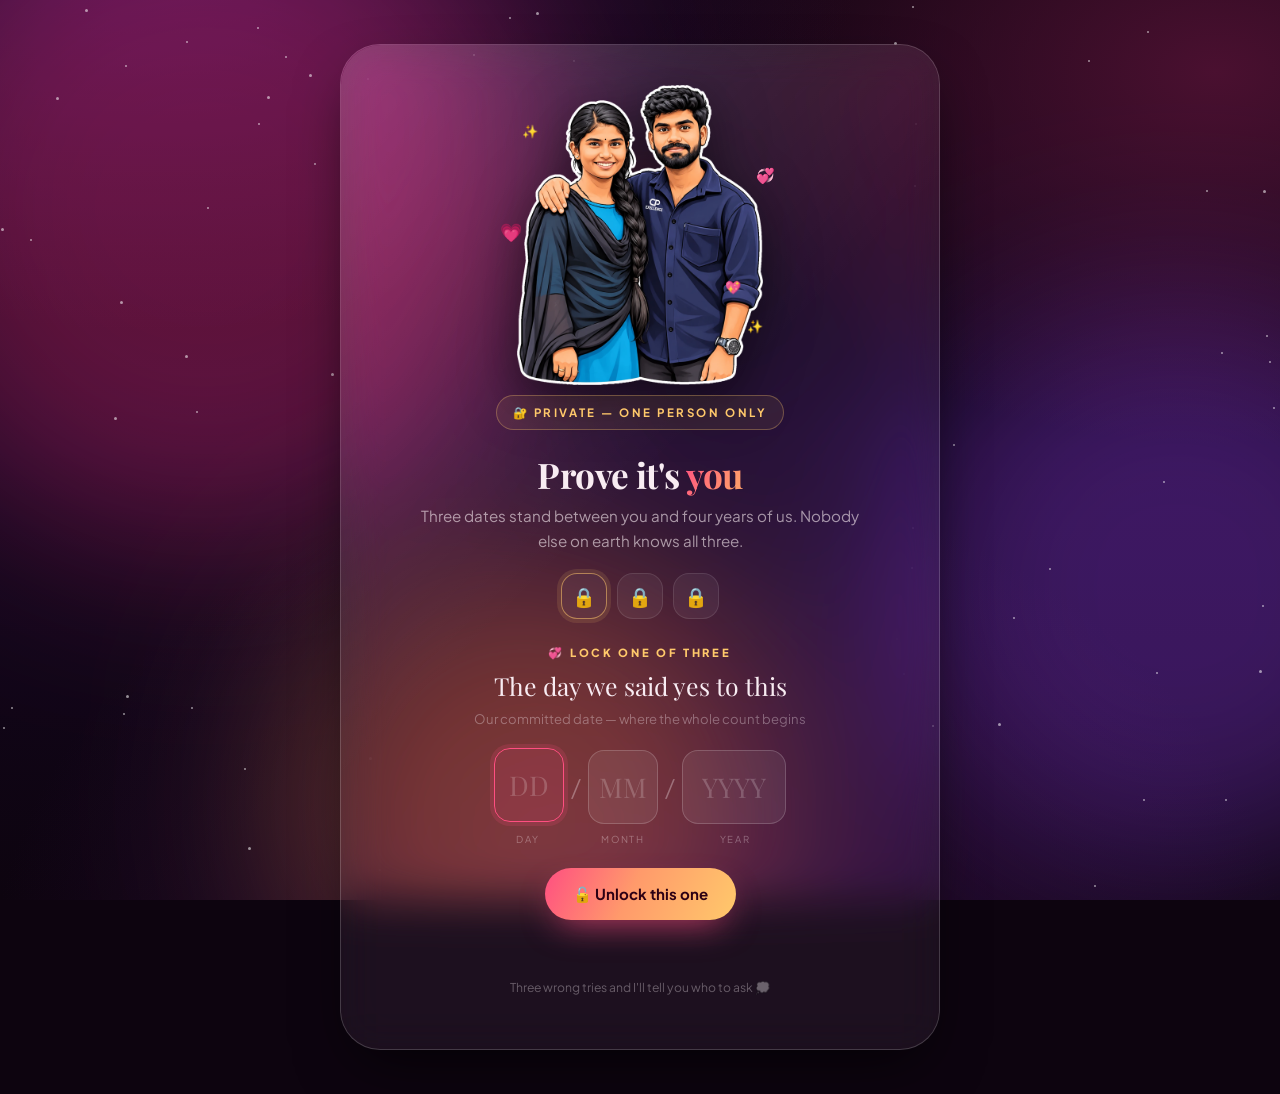
<file: timeline.html>
<!DOCTYPE html>
<html lang="en">
<head>
<meta charset="utf-8">
<meta name="viewport" content="width=device-width, initial-scale=1">
<script src="assets/js/gate.js"></script>
<title>Our Story — Thanu &amp; Thamil</title>
<link rel="icon" href="data:image/svg+xml,<svg xmlns='http://www.w3.org/2000/svg' viewBox='0 0 100 100'><text y='.9em' font-size='90'>🗓️</text></svg>">
<link rel="preconnect" href="https://fonts.googleapis.com">
<link rel="preconnect" href="https://fonts.gstatic.com" crossorigin>
<link href="https://fonts.googleapis.com/css2?family=Playfair+Display:ital,wght@0,500;0,700;0,900;1,600&family=Plus+Jakarta+Sans:wght@400;600;700;800&family=Caveat:wght@500;700&display=swap" rel="stylesheet">
<link rel="stylesheet" href="assets/css/style.css">
<link rel="stylesheet" href="assets/css/components.css">
</head>
<body>

<section style="padding-bottom:30px">
  <div class="wrap">
    <div class="section-head reveal">
      <span class="eyebrow">🗓️ Four years, in order</span>
      <h1 class="display" style="font-size:clamp(2.2rem,6vw,4.2rem)">Our <span class="gradient-text">Story</span></h1>
      <p class="lead">Scroll slowly. The line fills as you go, and every photo opens if you tap it.</p>
    </div>

    <div class="year-rail reveal" id="yearRail"></div>

    <div class="note-strip reveal" style="max-width:700px;margin:0 auto 20px">
      <span class="ns-emo">💡</span>
      <span>It starts <strong>before</strong> day one — a message on 23 October 2022 and a photo three days later.
      We were already something, we just had not said it yet. The lines in
      <em style="font-family:var(--script);font-size:1.15em;font-style:normal">this handwriting</em> are your own words, exactly as you wrote them down.</span>
    </div>
  </div>
</section>

<section style="padding-top:10px">
  <div class="wrap">
    <div class="tl" id="tl">
      <div class="tl-spine"><div class="tl-fill" id="tlFill"></div></div>
    </div>
  </div>
</section>

<section style="padding-top:0">
  <div class="wrap-narrow center reveal">
    <div class="card spot glow" style="padding:clamp(30px,5vw,50px)">
      <span class="eyebrow">💞 And then?</span>
      <h2>Year five is <span class="gradient-text">already loading</span></h2>
      <p class="lead">Four years of photos and we are nowhere near finished. Next page: all of them, properly sorted.</p>
      <a class="btn" href="albums.html" style="margin-top:12px">📸 Open the albums</a>
    </div>
  </div>
</section>

<script src="assets/js/data.js"></script>
<script src="assets/js/app.js"></script>
<script>
function initPage(){
  var tl = document.getElementById('tl');

  /* ---------- build the timeline ---------- */
  TIMELINE.forEach(function(m, i){
    var item = document.createElement('div');
    item.className = 'tl-item reveal ' + (i % 2 === 0 ? 'left' : 'right') +
                     (m.k === 'star' ? ' keyday' : '');
    item.dataset.year = m.d.slice(0,4);

    var html = '<span class="tl-dot">' + m.e + '</span>' +
      '<div class="tl-card card spot glow">' +
        '<span class="tl-date">' + A.fmtDate(m.d) +
          (m.time ? '<em class="tl-time">' + m.time + '</em>' : '') + '</span>' +
        (m.meet ? '<span class="tl-meet">Meet-up #' + m.meet + '</span>' : '') +
        '<h3>' + m.t + '</h3>' +
        '<p>' + m.x + '</p>';

    if (m.p){
      var ph = A.photo(m.p);
      /* the card follows the photo's own shape, so nobody's head gets cropped */
      html += '<img class="tl-photo" data-o="' + (ph ? ph.o : 'l') + '" src="assets/thumbs/' +
              m.p + '.jpg" alt="' + (ph ? ph.cap : '') +
              '" data-id="' + m.p + '" loading="lazy">';
    }
    /* your own words from the memories file, kept exactly as you wrote them */
    if (m.tam) html += '<span class="tl-tam">“' + m.tam + '”</span>';
    html += '<span class="tl-tag">' + A.daysLabel(m.d) + '</span></div>';
    item.innerHTML = html;
    tl.appendChild(item);
  });

  /* ---------- photos open in the lightbox ---------- */
  var tlIds = TIMELINE.filter(function(m){ return m.p; }).map(function(m){ return m.p; });
  tl.addEventListener('click', function(e){
    var img = e.target.closest('.tl-photo');
    if (!img) return;
    A.openLb(tlIds, tlIds.indexOf(img.dataset.id));
  });

  /* ---------- year chips ---------- */
  var years = [];
  TIMELINE.forEach(function(m){
    var y = m.d.slice(0,4);
    if (years.indexOf(y) === -1) years.push(y);
  });
  var rail = document.getElementById('yearRail');
  years.forEach(function(y){
    var b = document.createElement('button');
    b.className = 'year-chip';
    b.textContent = y;
    b.addEventListener('click', function(){
      var first = tl.querySelector('[data-year="' + y + '"]');
      if (!first) return;
      var top = first.getBoundingClientRect().top + window.scrollY - 110;
      window.scrollTo({ top: top, behavior: 'smooth' });
      A.$$('.year-chip').forEach(function(c){ c.classList.remove('active'); });
      b.classList.add('active');
    });
    rail.appendChild(b);
  });

  /* ---------- spine fill + active chip on scroll ---------- */
  var fill = document.getElementById('tlFill');
  var items = A.$$('.tl-item');
  function onScroll(){
    var r = tl.getBoundingClientRect();
    var mid = window.innerHeight * 0.55;
    var p = (mid - r.top) / r.height;
    fill.style.height = Math.max(0, Math.min(1, p)) * 100 + '%';

    var cur = null;
    items.forEach(function(it){
      var b = it.getBoundingClientRect();
      if (b.top < mid) cur = it.dataset.year;
      it.classList.toggle('in', b.top < window.innerHeight * 0.85);
    });
    if (cur){
      A.$$('.year-chip').forEach(function(c){
        c.classList.toggle('active', c.textContent === cur);
      });
    }
  }
  window.addEventListener('scroll', onScroll, { passive:true });
  window.addEventListener('resize', onScroll);
  onScroll();

  /* ---------- confetti when the last moment appears ---------- */
  var last = items[items.length - 1];
  if (last && 'IntersectionObserver' in window){
    var io = new IntersectionObserver(function(en){
      if (en[0].isIntersecting){
        A.confetti(120);
        A.toast('Four years. 💞 Happy anniversary, ' + CONFIG.her + '!');
        io.disconnect();
      }
    }, { threshold:.5 });
    io.observe(last);
  }

  A.observe('.tl-item');
}
</script>
</body>
</html>
</file>
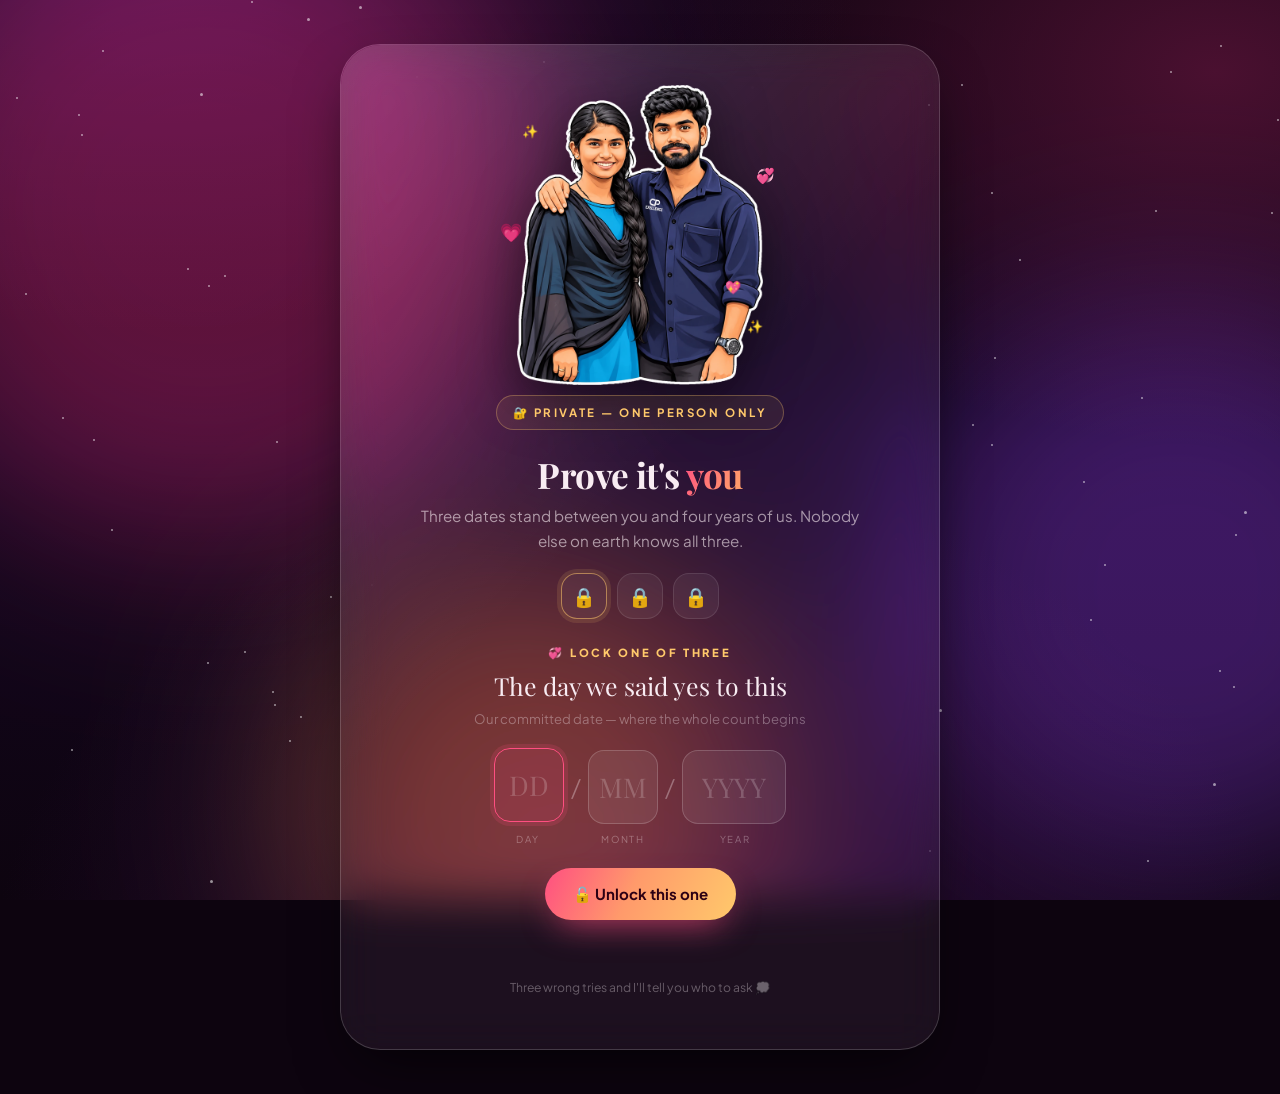
<file: docs/albums.html>
<!DOCTYPE html>
<html lang="en">
<head>
<meta charset="utf-8">
<meta name="viewport" content="width=device-width, initial-scale=1">
<meta name="robots" content="noindex, nofollow, noarchive, noimageindex">
<script src="assets/js/gate.js"></script>
<title>Albums — Thanu &amp; Thamil</title>
<link rel="icon" href="data:image/svg+xml,<svg xmlns='http://www.w3.org/2000/svg' viewBox='0 0 100 100'><text y='.9em' font-size='90'>📸</text></svg>">
<link rel="preconnect" href="https://fonts.googleapis.com">
<link rel="preconnect" href="https://fonts.gstatic.com" crossorigin>
<link href="https://fonts.googleapis.com/css2?family=Playfair+Display:ital,wght@0,500;0,700;0,900;1,600&family=Plus+Jakarta+Sans:wght@400;600;700;800&family=Caveat:wght@500;700&display=swap" rel="stylesheet">
<link rel="stylesheet" href="assets/css/style.css">
<link rel="stylesheet" href="assets/css/components.css">
</head>
<body>

<section style="padding-bottom:26px">
  <div class="wrap">
    <div class="section-head reveal">
      <span class="eyebrow">📸 The whole collection</span>
      <h1 class="display" style="font-size:clamp(2.2rem,6vw,4.2rem)">Our <span class="gradient-text">Albums</span></h1>
      <p class="lead" id="albumsLead"></p>
    </div>

    <div class="album-tabs reveal" id="tabs"></div>

    <div class="center reveal" style="margin-bottom:28px">
      <p class="lead" id="albumDesc" style="font-size:.95rem;margin-bottom:14px"></p>
      <button class="btn sm" id="slideBtn">▶️ Play as a slideshow</button>
      <button class="btn ghost sm" id="favBtn">💖 Show favourites</button>
      <button class="btn ghost sm" id="shuffleBtn">🔀 Shuffle</button>
    </div>
  </div>
</section>

<section style="padding-top:0">
  <div class="wrap">
    <div class="masonry" id="grid"></div>
    <p class="center lead" id="empty" style="display:none;margin-top:30px">
      No favourites yet — tap the little heart on any photo 💖
    </p>
  </div>
</section>

<section>
  <div class="wrap-narrow center reveal">
    <div class="card spot glow" style="padding:clamp(30px,5vw,50px)">
      <span class="eyebrow">🧠 Still more</span>
      <h2>There are <span class="gradient-text">polaroids</span> next door</h2>
      <p class="lead">A whole wall of them, plus a memory jar and a quiz I am fairly sure you will beat me at.</p>
      <a class="btn" href="memories.html" style="margin-top:12px">🧠 Go to Memories</a>
    </div>
  </div>
</section>

<script src="assets/js/data.js"></script>
<script src="assets/js/app.js"></script>
<script>
function initPage(){
  var grid     = document.getElementById('grid');
  var tabsHost = document.getElementById('tabs');
  var current  = 'all';
  var favMode  = false;
  var shuffled = false;
  var viewIds  = [];

  document.getElementById('albumsLead').textContent =
    PHOTOS.length + ' photographs, ' + A.shortDate(PHOTOS[0].date) + ' to ' +
    A.shortDate(PHOTOS[PHOTOS.length - 1].date) +
    '. Five years of them, plus a few small collections. Tap any photo to open it full size.';

  /* A photo belongs to one year album (p.a) and any number of
     collections (p.t), so both kinds of tab filter the same way. */
  function inAlbum(p, key){
    return key === 'all' || p.a === key || (p.t && p.t.indexOf(key) > -1);
  }

  function listFor(key){
    var out = PHOTOS.filter(function(p){ return inAlbum(p, key); });
    if (favMode){
      var f = A.favs();
      out = out.filter(function(p){ return f.indexOf(p.id) > -1; });
    }
    if (shuffled){
      for (var i = out.length - 1; i > 0; i--){
        var j = Math.floor(Math.random() * (i + 1));
        var t = out[i]; out[i] = out[j]; out[j] = t;
      }
    }
    return out;
  }

  /* ---------- tabs ---------- */
  var sawSection = false;
  ALBUMS.forEach(function(al){
    /* the collections sit after a thin divider, away from the year chapters */
    if (al.sec && !sawSection){
      sawSection = true;
      var hr = document.createElement('span');
      hr.className = 'tab-split';
      hr.setAttribute('aria-hidden', 'true');
      tabsHost.appendChild(hr);
    }
    var count = PHOTOS.filter(function(p){ return inAlbum(p, al.key); }).length;
    var b = document.createElement('button');
    b.className = 'album-tab' + (al.key === current ? ' active' : '');
    b.dataset.key = al.key;
    b.innerHTML = '<span>' + al.emo + '</span>' + al.name + ' <span class="n">' + count + '</span>';
    b.addEventListener('click', function(){
      current = al.key;
      favMode = false;
      document.getElementById('favBtn').classList.remove('on');
      document.getElementById('favBtn').innerHTML = '💖 Show favourites';
      A.$$('.album-tab').forEach(function(t){ t.classList.toggle('active', t.dataset.key === current); });
      render();
    });
    tabsHost.appendChild(b);
  });

  /* ---------- render ---------- */
  function render(){
    var list = listFor(current);
    viewIds = list.map(function(p){ return p.id; });
    var album = ALBUMS.filter(function(a){ return a.key === current; })[0];
    document.getElementById('albumDesc').textContent =
      favMode ? 'Your favourites — ' + list.length + ' photo' + (list.length === 1 ? '' : 's') + '.'
              : (album ? album.desc : '');
    document.getElementById('empty').style.display = list.length ? 'none' : 'block';

    grid.innerHTML = '';
    var favs = A.favs();
    list.forEach(function(p, i){
      var fig = document.createElement('figure');
      fig.className = 'm-item';
      fig.style.margin = '0 0 16px';
      fig.dataset.delay = Math.min(i, 12) * 45;
      fig.innerHTML =
        '<button class="m-fav no-burst' + (favs.indexOf(p.id) > -1 ? ' on' : '') +
          '" data-id="' + p.id + '" aria-label="Favourite">' +
          (favs.indexOf(p.id) > -1 ? '💖' : '🤍') + '</button>' +
        '<img src="assets/thumbs/' + p.id + '.jpg" alt="' + p.cap + '" loading="lazy">' +
        '<figcaption class="m-cap">' + p.cap + '<small>' + A.shortDate(p.date) + '</small></figcaption>';
      fig.addEventListener('click', function(e){
        if (e.target.closest('.m-fav')) return;
        A.openLb(viewIds, i);
      });
      grid.appendChild(fig);
    });
    A.observe('.m-item');
  }

  /* ---------- favourite toggle ---------- */
  grid.addEventListener('click', function(e){
    var b = e.target.closest('.m-fav');
    if (!b) return;
    e.stopPropagation();
    var on = A.toggleFav(b.dataset.id);
    b.classList.toggle('on', on);
    b.innerHTML = on ? '💖' : '🤍';
    if (on){ A.confetti(14); A.toast('Added to your favourites 💖'); }
    if (favMode) render();
  });

  /* ---------- buttons ---------- */
  document.getElementById('favBtn').addEventListener('click', function(){
    favMode = !favMode;
    this.classList.toggle('on', favMode);
    this.innerHTML = favMode ? '📸 Show all again' : '💖 Show favourites';
    render();
  });

  document.getElementById('shuffleBtn').addEventListener('click', function(){
    shuffled = true;
    render();
    A.toast('Shuffled 🔀');
  });

  /* ---------- slideshow ---------- */
  var slideTimer = null;
  document.getElementById('slideBtn').addEventListener('click', function(){
    if (!viewIds.length) return;
    A.openLb(viewIds, 0);
    A.toast('Slideshow running — press Esc to stop ▶️');
    clearInterval(slideTimer);
    slideTimer = setInterval(function(){
      var lb = document.getElementById('lightbox');
      if (!lb.classList.contains('open')){ clearInterval(slideTimer); return; }
      A.lbStep(1);
    }, 3200);
  });

  render();
}
</script>
</body>
</html>
</file>
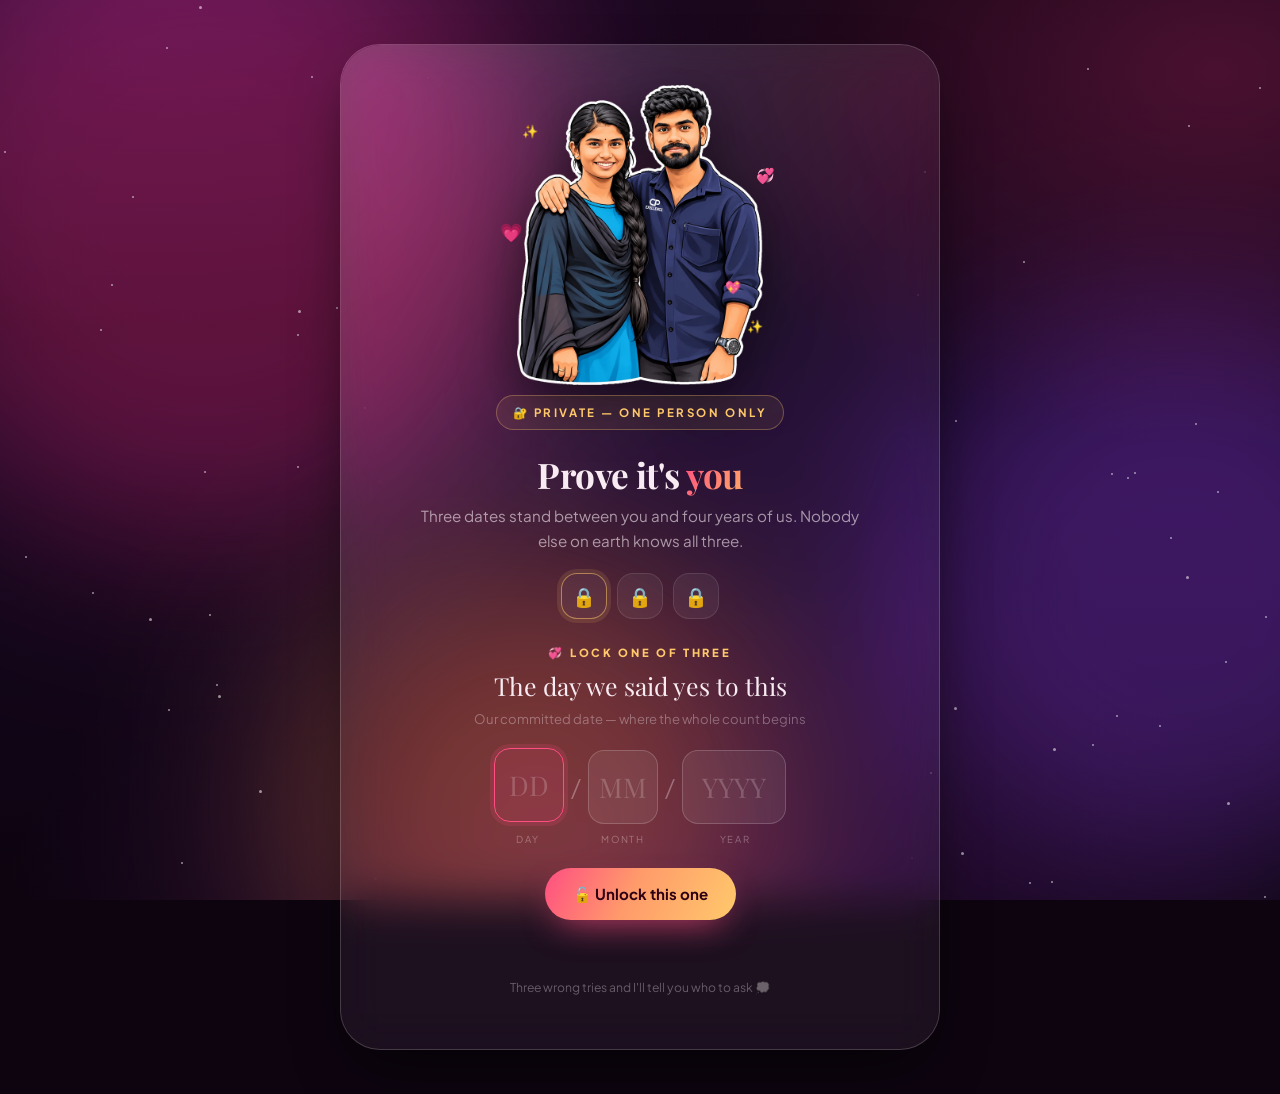
<file: docs/letters.html>
<!DOCTYPE html>
<html lang="en">
<head>
<meta charset="utf-8">
<meta name="viewport" content="width=device-width, initial-scale=1">
<meta name="robots" content="noindex, nofollow, noarchive, noimageindex">
<script src="assets/js/gate.js"></script>
<title>Letters — Thanu &amp; Thamil</title>
<link rel="icon" href="data:image/svg+xml,<svg xmlns='http://www.w3.org/2000/svg' viewBox='0 0 100 100'><text y='.9em' font-size='90'>💌</text></svg>">
<link rel="preconnect" href="https://fonts.googleapis.com">
<link rel="preconnect" href="https://fonts.gstatic.com" crossorigin>
<link href="https://fonts.googleapis.com/css2?family=Playfair+Display:ital,wght@0,500;0,700;0,900;1,600&family=Plus+Jakarta+Sans:wght@400;600;700;800&family=Caveat:wght@500;700&display=swap" rel="stylesheet">
<link rel="stylesheet" href="assets/css/style.css">
<link rel="stylesheet" href="assets/css/components.css">
</head>
<body>

<section style="padding-bottom:24px">
  <div class="wrap">
    <div class="section-head reveal">
      <span class="eyebrow">💌 Open when…</span>
      <h1 class="display" style="font-size:clamp(2.2rem,6vw,4.2rem)">Sealed <span class="gradient-text">Letters</span></h1>
      <p class="lead">Six envelopes. Open the one that fits your day — they are not going anywhere.</p>
    </div>
    <div class="letters-grid stagger" id="envs"></div>
  </div>
</section>

<div class="wrap"><div class="divider"></div></div>

<!-- ============ 16 REASONS ============ -->
<section style="padding-top:0" id="reasons">
  <div class="wrap">
    <div class="section-head reveal">
      <span class="eyebrow">💭 One for each</span>
      <h2>Sixteen <span class="gradient-text">reasons</span></h2>
      <p class="lead">Four reasons for every year. Flip them all — there is something at the end.</p>
    </div>
    <div class="flip-grid stagger" id="flips"></div>
    <p class="center lead mt-l" id="flipCount"></p>
    <div class="center" id="flipAll" style="display:none;margin-top:10px"></div>
  </div>
</section>

<div class="wrap"><div class="divider"></div></div>

<!-- ============ THE LONG LETTER ============ -->
<section style="padding-top:0">
  <div class="wrap-narrow">
    <div class="card spot glow reveal" style="padding:clamp(30px,5vw,54px)">
      <span class="eyebrow">✍️ The actual letter</span>
      <h2>To <span class="gradient-text">Thamil</span>, on four years</h2>

      <div class="script" style="font-size:clamp(1.15rem,2.4vw,1.5rem);color:var(--text);line-height:1.6">
        <p>It started at 10:44 at night on the twenty-third of October. A message. Nothing else.</p>
        <p>Three weeks later I told you at 11:11 in the morning, and then I spent the whole day working myself up to ask you properly at 10:51 that night. You took two days. On the sixteenth of November you said yes, and that is the day everything on this website counts from.</p>
        <p>Then 8:37 in the morning on the eighteenth — the first "love you", typed. Then 7:15 the next evening, out loud, in your actual voice. I wrote all of those times down. Most people keep the day. I wanted the minute.</p>
        <p>We had our worst fight on the twenty-third of November, seven days in. One day without talking. It felt enormous and it is now one short line on a timeline four years long.</p>
        <p>We numbered the first five meet-ups because they were rare enough to count — the twenty-first of November, then twenty days, then three whole months. After the fifth we stopped counting, which is its own kind of answer.</p>
        <p>There are sixty-three photographs of us here. The oldest is a blue-lit evening on the twenty-sixth of October 2022, before any of it had a name. The newest is exactly four years later, both of us in helmets, going somewhere. In between: a field in October where we came back wearing rings, letters taller than we are, water to the horizon, a saree, balloons, salt in your hair. Almost none of them are special occasions. That is the part I like most.</p>
        <p>You fed me before you ate. You stayed when it was not easy. You laughed at your own jokes before you finished them, every time, and I never once got tired of it.</p>
        <p>So: one thousand four hundred and sixty-one days, and the number goes up again tomorrow.</p>
        <p style="color:var(--rose-soft)">I would choose you again. Every single time.</p>
        <p style="text-align:right">— Thanu 💞</p>
      </div>
    </div>
  </div>
</section>

<section style="padding-top:0">
  <div class="wrap-narrow center reveal">
    <div class="card spot glow" style="padding:clamp(30px,5vw,50px)">
      <span class="eyebrow">🏠 Back to the start</span>
      <h2>Happy anniversary, <span class="gradient-text">Thamil</span></h2>
      <p class="lead">That is the whole place. Go round it as many times as you like.</p>
      <a class="btn" href="index.html" style="margin-top:12px">🏠 Back home</a>
    </div>
  </div>
</section>

<script src="assets/js/data.js"></script>
<script src="assets/js/app.js"></script>
<script>
function initPage(){

  /* ================= ENVELOPES ================= */
  var host = document.getElementById('envs');
  LETTERS.forEach(function(l){
    var d = document.createElement('div');
    d.className = 'env no-burst';
    d.innerHTML =
      '<div class="env-body"></div>' +
      '<div class="env-note">' + l.text + '</div>' +
      '<div class="env-flap"></div>' +
      '<div class="env-seal">' + l.emo + '</div>' +
      '<div class="env-label">' + l.label + '</div>';
    d.addEventListener('click', function(){
      var wasOpen = d.classList.contains('open');
      d.classList.toggle('open');
      if (!wasOpen) A.confetti(26);
    });
    host.appendChild(d);
  });

  /* ================= 16 REASONS ================= */
  var flips = document.getElementById('flips');
  var flipped = 0;
  REASONS.forEach(function(r, i){
    var d = document.createElement('div');
    d.className = 'flip no-burst';
    d.innerHTML =
      '<div class="flip-in">' +
        '<div class="flip-face flip-front">' +
          '<div><span class="femo">' + r.e + '</span>' +
          '<div class="fnum">' + (i + 1) + '</div>' +
          '<div class="fhint">Tap to flip</div></div>' +
        '</div>' +
        '<div class="flip-face flip-back"><span>' + r.t + '</span></div>' +
      '</div>';
    d.addEventListener('click', function(){
      if (!d.classList.contains('on')){
        flipped++;
        updateFlips();
        A.confetti(12);
      }
      d.classList.toggle('on');
    });
    flips.appendChild(d);
  });

  function updateFlips(){
    var c = document.getElementById('flipCount');
    c.textContent = flipped + ' of ' + REASONS.length + ' turned over';
    if (flipped === REASONS.length){
      c.textContent = 'All sixteen. 💞';
      var box = document.getElementById('flipAll');
      box.style.display = 'block';
      box.innerHTML =
        '<div class="card spot glow" style="max-width:600px;margin:0 auto;animation:popIn .8s var(--ease-back)">' +
          '<div style="font-size:46px">💖</div>' +
          '<h3>And about four hundred more</h3>' +
          '<p class="lead" style="margin:0">Sixteen was just what fit on the page. ' +
          'Ask me any day and I will keep going until you tell me to stop.</p>' +
        '</div>';
      A.confetti(220);
      A.toast('Every single one of them true 💞');
      box.scrollIntoView({ behavior:'smooth', block:'center' });
    }
  }
  updateFlips();
}
</script>
</body>
</html>
</file>
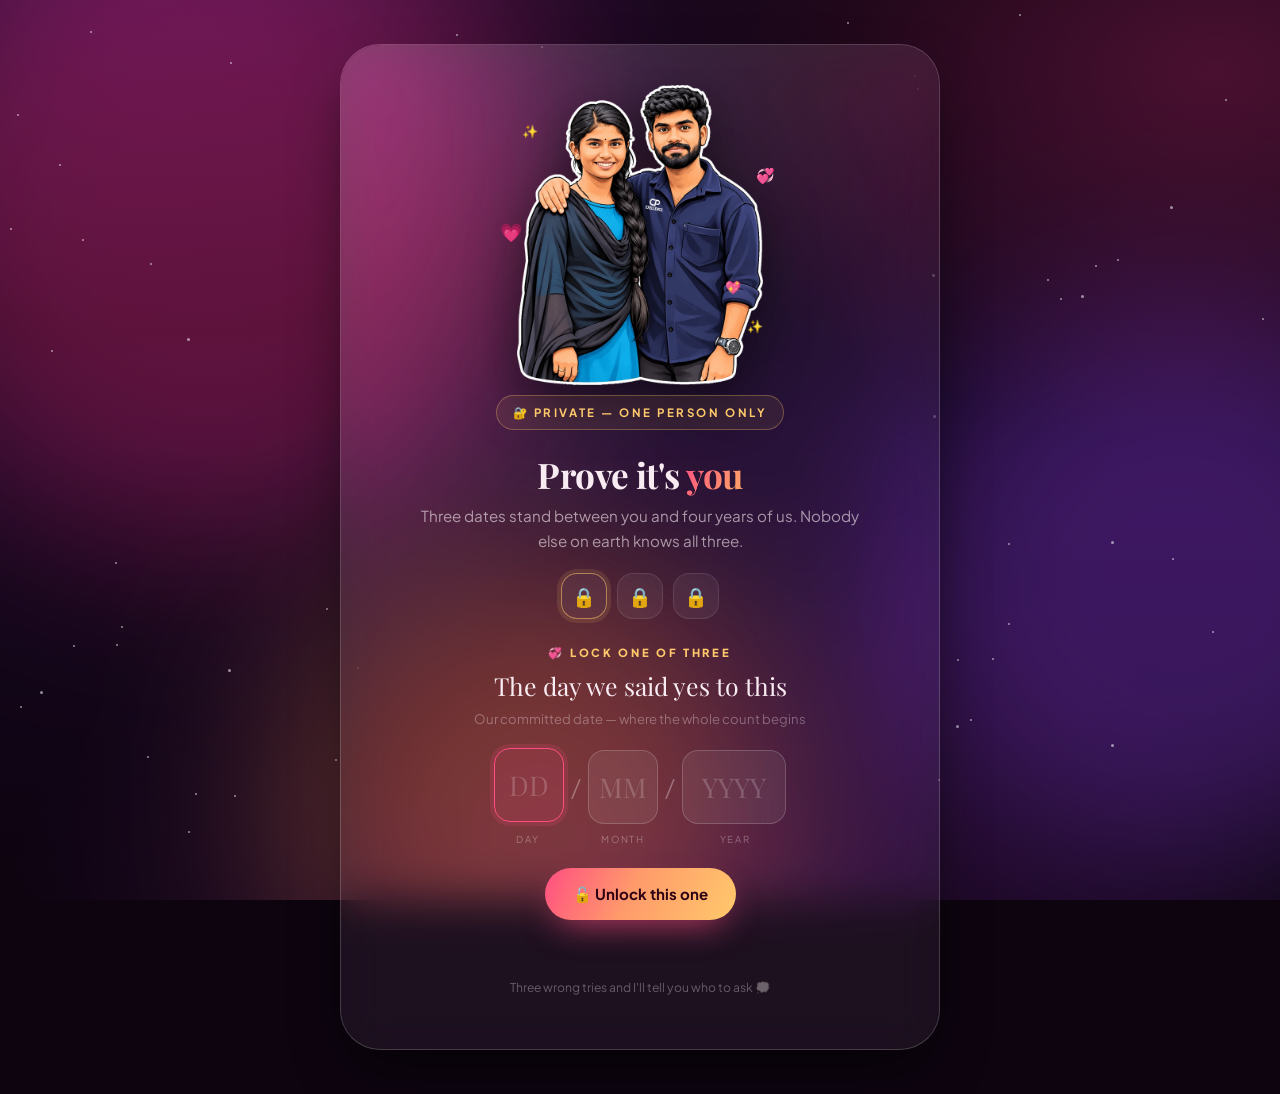
<file: docs/login.html>
<!DOCTYPE html>
<html lang="en">
<head>
<meta charset="utf-8">
<meta name="viewport" content="width=device-width, initial-scale=1">
<meta name="robots" content="noindex, nofollow, noarchive, noimageindex">
<title>Only you — Thanu &amp; Thamil</title>
<meta name="description" content="Three dates stand between you and the rest of it.">
<link rel="icon" href="data:image/svg+xml,<svg xmlns='http://www.w3.org/2000/svg' viewBox='0 0 100 100'><text y='.9em' font-size='90'>🔐</text></svg>">
<link rel="preconnect" href="https://fonts.googleapis.com">
<link rel="preconnect" href="https://fonts.gstatic.com" crossorigin>
<link href="https://fonts.googleapis.com/css2?family=Playfair+Display:ital,wght@0,500;0,700;0,900;1,600&family=Plus+Jakarta+Sans:wght@400;600;700;800&family=Caveat:wght@500;700&display=swap" rel="stylesheet">
<link rel="stylesheet" href="assets/css/style.css">
<link rel="stylesheet" href="assets/css/components.css">
<link rel="stylesheet" href="assets/css/login.css">
</head>
<body class="login-body" data-bare="1">

<div class="login-card" id="card">

  <!-- ===================== THE TWO OF US ===================== -->
  <div class="couple">
    <img src="assets/photos/couple.png" alt="A cartoon sticker of the two of us">
    <span class="c-h h1">💗</span>
    <span class="c-h h2">💞</span>
    <span class="c-h h3">💖</span>
    <span class="c-s s1">✨</span>
    <span class="c-s s2">✨</span>
  </div>

  <!-- ===================== THE GATE ===================== -->
  <span class="eyebrow">🔐 Private — one person only</span>
  <h1>Prove it's <span class="gradient-text">you</span></h1>
  <p class="sub" id="sub">Three dates stand between you and four years of us. Nobody else on earth knows all three.</p>

  <div class="locks" id="locks">
    <div class="lock" data-i="0">🔒</div>
    <div class="lock" data-i="1">🔒</div>
    <div class="lock" data-i="2">🔒</div>
  </div>

  <div id="stageHost"></div>

  <p class="login-foot">Three wrong tries and I'll tell you who to ask 💭</p>
</div>

<!-- ===================== SUCCESS ===================== -->
<div class="unlocked-screen" id="won">
  <div class="unlocked-in">
    <div class="u-emo">💞</div>
    <h2>All three. <span class="gradient-text">Of course.</span></h2>
    <p id="wonMsg">Come in, Thamil. All of it is yours.</p>
    <button class="btn" id="enterBtn" style="margin-top:16px">Open the door →</button>
  </div>
</div>

<script src="assets/js/data.js"></script>
<script src="assets/js/app.js"></script>
<script>
var GATE = [
  { no:'Lock one of three', emo:'💞',
    ask:'The day we said yes to this',
    note:'Our committed date — where the whole count begins',
    a:'16/11/2022',
    /* Nothing here gives the date away. The third one is shown for every
       wrong try after that too, because check() clamps to the last hint. */
    hints:['Not that one 🙈 try again',
           'Still not it 💭 have another go',
           'Ask the password to Thanu 💞'] },

  { no:'Lock two of three', emo:'🤝',
    ask:'The day we first met',
    note:'The very first time, face to face',
    a:'21/11/2022',
    hints:['Close, but not it 🙈',
           'Still not it 💭 have another go',
           'Ask the password to Thanu 🤝'] },

  { no:'Lock three of three', emo:'💑',
    ask:'Our first meetup as a couple',
    note:'The first proper day out, just the two of us',
    a:'11/12/2022',
    hints:['Try once more 🙈',
           'Still not it 💭 have another go',
           'Ask the password to Thanu 💑'] }
];

function initPage(){
  var host   = document.getElementById('stageHost');
  var locks  = Array.prototype.slice.call(document.querySelectorAll('.lock'));
  var card   = document.getElementById('card');
  var won    = document.getElementById('won');
  var step   = 0, wrong = 0;

  document.getElementById('wonMsg').textContent =
    'Come in, ' + CONFIG.her + '. All of it is yours.';

  /* already unlocked this session? skip straight to the door */
  var already = false;
  try { already = sessionStorage.getItem('tt_unlocked') === 'yes'; } catch(e){}
  if (already){
    card.style.display = 'none';
    won.classList.add('on');
    document.getElementById('wonMsg').textContent = 'The door is already open for you 💞';
    document.getElementById('enterBtn').addEventListener('click', go);
    return;
  }

  function go(){ location.href = 'index.html'; }

  function pad(v){ return v.length === 1 ? '0' + v : v; }

  function drawStage(){
    var q = GATE[step];
    wrong = 0;
    locks.forEach(function(l, i){ l.classList.toggle('now', i === step); });

    host.innerHTML =
      '<div class="stage" id="stage">' +
        '<span class="q-no">' + q.emo + ' ' + q.no + '</span>' +
        '<p class="q-ask">' + q.ask + '</p>' +
        '<p class="q-note">' + q.note + '</p>' +
        '<div class="date-row" id="row">' +
          '<input class="dbox" id="dd" inputmode="numeric" data-len="2" placeholder="DD" aria-label="Day">' +
          '<span class="sep">/</span>' +
          '<input class="dbox" id="mm" inputmode="numeric" data-len="2" placeholder="MM" aria-label="Month">' +
          '<span class="sep">/</span>' +
          '<input class="dbox yr" id="yy" inputmode="numeric" data-len="4" placeholder="YYYY" aria-label="Year">' +
        '</div>' +
        '<div class="date-labels">' +
          '<span class="l-d">Day</span><span class="l-gap"></span>' +
          '<span class="l-m">Month</span><span class="l-gap"></span>' +
          '<span class="l-y">Year</span>' +
        '</div>' +
        '<button class="btn no-burst" id="goBtn">🔓 Unlock this one</button>' +
        '<p class="hintline" id="hint"></p>' +
      '</div>';

    var boxes = [document.getElementById('dd'),
                 document.getElementById('mm'),
                 document.getElementById('yy')];

    function cap(b){ return parseInt(b.dataset.len, 10); }

    /* Spill anything typed (or pasted) past a box's length into the next box,
       so "16112022" typed quickly — or "16/11/2022" pasted — fills all three. */
    function distribute(i, digits){
      if (i >= boxes.length){ return; }
      var b = boxes[i], n = cap(b);
      b.value = digits.slice(0, n);
      b.classList.toggle('filled', b.value.length === n);
      var rest = digits.slice(n);
      if (rest.length && boxes[i + 1]){
        boxes[i + 1].focus();
        distribute(i + 1, rest);
      } else if (b.value.length === n && boxes[i + 1] && !boxes[i + 1].value){
        boxes[i + 1].focus();
      }
    }

    boxes.forEach(function(b, i){
      b.addEventListener('input', function(){
        distribute(i, b.value.replace(/\D/g, ''));
      });
      b.addEventListener('keydown', function(e){
        if (e.key === 'Enter'){ e.preventDefault(); check(); }
        if (e.key === 'Backspace' && !b.value && boxes[i - 1]){
          boxes[i - 1].focus();
        }
      });
      b.addEventListener('focus', function(){ b.select(); });
    });

    document.getElementById('goBtn').addEventListener('click', check);
    setTimeout(function(){ boxes[0].focus(); }, 420);

    function check(){
      var d = boxes[0].value, m = boxes[1].value, y = boxes[2].value;
      var hint = document.getElementById('hint');

      if (!d || !m || y.length !== 4){
        hint.className = 'hintline bad';
        hint.textContent = 'Fill in the whole date first 💭';
        return;
      }

      /* all three already answered — nothing left to check */
      if (step >= GATE.length) return;

      var given = pad(d) + '/' + pad(m) + '/' + y;

      if (given === GATE[step].a){
        hint.className = 'hintline good';
        hint.textContent = 'That is the one 💞';
        locks[step].classList.remove('now');
        locks[step].classList.add('done');
        locks[step].textContent = GATE[step].emo;
        A.confetti(50);

        step++;
        if (step >= GATE.length){ setTimeout(win, 820); return; }

        var st = document.getElementById('stage');
        st.classList.add('out');
        setTimeout(drawStage, 360);
      } else {
        wrong++;
        var row = document.getElementById('row');
        row.classList.remove('shake');
        void row.offsetWidth;
        row.classList.add('shake');
        hint.className = 'hintline bad';
        hint.textContent = GATE[step].hints[Math.min(wrong - 1, GATE[step].hints.length - 1)];
        boxes[0].focus();
        boxes[0].select();
      }
    }
  }

  function win(){
    try { sessionStorage.setItem('tt_unlocked', 'yes'); } catch(e){}
    card.classList.add('shut');
    setTimeout(function(){
      card.style.display = 'none';
      won.classList.add('on');
      A.confetti(260);
      A.toast('Happy fourth anniversary, ' + CONFIG.her + ' 💞');
      setTimeout(function(){ A.confetti(120); }, 900);
    }, 760);
    document.getElementById('enterBtn').addEventListener('click', go);
    setTimeout(go, 6000);
  }

  drawStage();
}
</script>
</body>
</html>
</file>
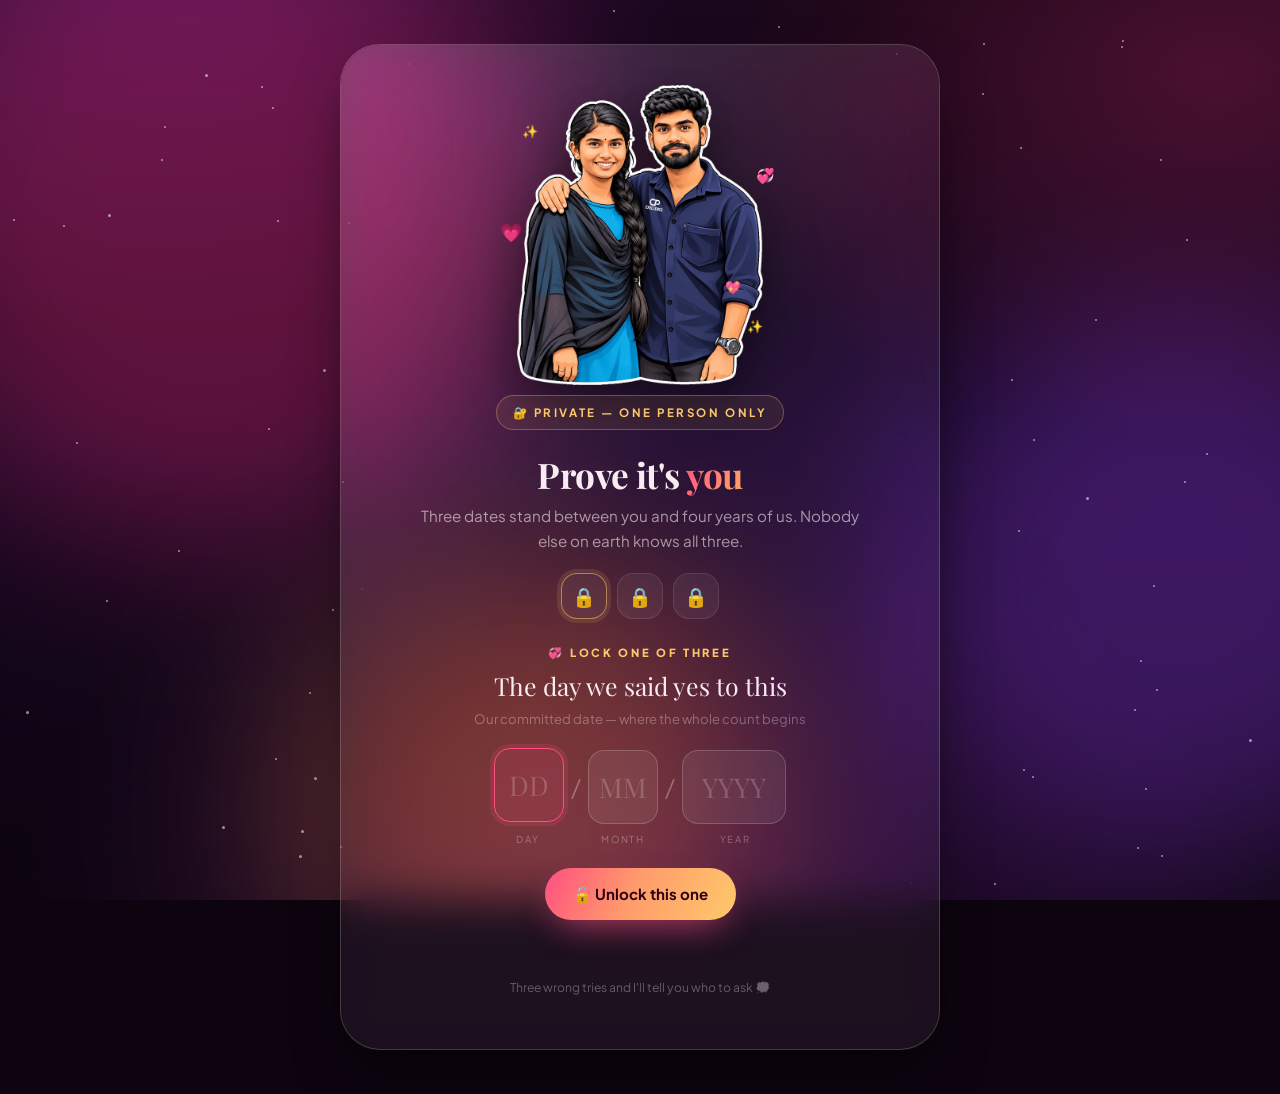
<file: docs/memories.html>
<!DOCTYPE html>
<html lang="en">
<head>
<meta charset="utf-8">
<meta name="viewport" content="width=device-width, initial-scale=1">
<meta name="robots" content="noindex, nofollow, noarchive, noimageindex">
<script src="assets/js/gate.js"></script>
<title>Memories — Thanu &amp; Thamil</title>
<link rel="icon" href="data:image/svg+xml,<svg xmlns='http://www.w3.org/2000/svg' viewBox='0 0 100 100'><text y='.9em' font-size='90'>🧠</text></svg>">
<link rel="preconnect" href="https://fonts.googleapis.com">
<link rel="preconnect" href="https://fonts.gstatic.com" crossorigin>
<link href="https://fonts.googleapis.com/css2?family=Playfair+Display:ital,wght@0,500;0,700;0,900;1,600&family=Plus+Jakarta+Sans:wght@400;600;700;800&family=Caveat:wght@500;700&display=swap" rel="stylesheet">
<link rel="stylesheet" href="assets/css/style.css">
<link rel="stylesheet" href="assets/css/components.css">
</head>
<body>

<section style="padding-bottom:24px">
  <div class="wrap">
    <div class="section-head reveal">
      <span class="eyebrow">🧠 The memory room</span>
      <h1 class="display" style="font-size:clamp(2.2rem,6vw,4.2rem)">Things I <span class="gradient-text">kept</span></h1>
      <p class="lead">The exact times. A wall of polaroids, a jar full of small moments, and a quiz. No pressure on the quiz.</p>
    </div>
  </div>
</section>

<!-- ============ THE FIRSTS (with the times written down) ============ -->
<section style="padding-top:0;padding-bottom:10px">
  <div class="wrap">
    <div class="section-head reveal">
      <span class="eyebrow">⏱️ You wrote the times down</span>
      <h2>Six <span class="gradient-text">first times</span></h2>
      <p class="lead">Most people remember the day. We wrote down the minute.</p>
    </div>
    <div class="firsts stagger" id="firsts"></div>
  </div>
</section>

<div class="wrap"><div class="divider"></div></div>

<!-- ============ POLAROID WALL ============ -->
<section style="padding-top:0">
  <div class="wrap">
    <div class="section-head reveal">
      <span class="eyebrow">📌 Pinned to the wall</span>
      <h2>The <span class="gradient-text">polaroid</span> wall</h2>
      <p class="lead">Hover one and it straightens up. Tap it and it opens properly.</p>
    </div>
    <div class="polaroids" id="polaroids"></div>
  </div>
</section>

<div class="wrap"><div class="divider"></div></div>

<!-- ============ MEMORY JAR ============ -->
<section style="padding-top:0">
  <div class="wrap-narrow">
    <div class="card spot glow reveal zoom jar" style="padding:clamp(34px,5vw,56px)">
      <span class="eyebrow">🫙 The memory jar</span>
      <h2>Pull out a <span class="gradient-text">random memory</span></h2>
      <p class="lead">Every slip of paper in here is something that actually happened.</p>
      <button class="jar-btn no-burst" id="jarBtn" aria-label="Open the jar">🫙</button>
      <div class="jar-out" id="jarOut">
        <p class="lead" style="margin:0">Tap the jar 👆</p>
      </div>
      <p class="lead" style="font-size:.84rem;margin-top:10px" id="jarCount"></p>
    </div>
  </div>
</section>

<div class="wrap"><div class="divider"></div></div>

<!-- ============ QUIZ ============ -->
<section style="padding-top:0">
  <div class="wrap-narrow">
    <div class="section-head reveal">
      <span class="eyebrow">❓ How well do you know us</span>
      <h2>The <span class="gradient-text">us</span> quiz</h2>
      <p class="lead" id="quizLead"></p>
    </div>

    <div class="card spot quiz reveal" id="quizCard" style="padding:clamp(26px,4vw,44px)">
      <div class="q-prog"><i id="qBar"></i></div>
      <div id="quizBody"></div>
    </div>
  </div>
</section>

<section style="padding-top:0">
  <div class="wrap-narrow center reveal">
    <div class="card spot glow" style="padding:clamp(30px,5vw,50px)">
      <span class="eyebrow">🎁 Next room</span>
      <h2>There are <span class="gradient-text">gifts</span> waiting</h2>
      <p class="lead">Six boxes, a scratch card, a wheel, and one thing that is locked.</p>
      <a class="btn" href="surprises.html" style="margin-top:12px">🎁 Open the surprises</a>
    </div>
  </div>
</section>

<script src="assets/js/data.js"></script>
<script src="assets/js/app.js"></script>
<script>
function initPage(){

  /* ================= THE FIRSTS ================= */
  /* Each card is a little clock face whose hands are set to the real time. */
  var fh = document.getElementById('firsts');
  FIRSTS.forEach(function(f, i){
    var hands = '';
    if (f.time){
      var m = f.time.match(/^(\d+):(\d+)\s*(AM|PM)$/i);
      if (m){
        var hr = parseInt(m[1], 10) % 12, mi = parseInt(m[2], 10);
        hands = '<span class="cl-h" style="transform:rotate(' +
                  ((hr + mi / 60) * 30) + 'deg)"></span>' +
                '<span class="cl-m" style="transform:rotate(' + (mi * 6) + 'deg)"></span>';
      }
    }
    var d = document.createElement('div');
    d.className = 'first-card card spot glow reveal zoom' + (f.star ? ' keyday' : '');
    d.dataset.delay = i * 70;
    d.innerHTML =
      '<div class="clock' + (hands ? '' : ' noclock') + '">' +
        (hands ? '<span class="cl-pin"></span>' + hands : '<span class="cl-emo">' + f.e + '</span>') +
      '</div>' +
      '<span class="first-when">' + A.shortDate(f.d) +
        (f.time ? ' · <strong>' + f.time + '</strong>' : '') + '</span>' +
      '<h3>' + f.e + ' ' + f.t + '</h3>' +
      '<p>' + f.x + '</p>' +
      '<span class="first-tam">' + f.tam + '</span>';
    fh.appendChild(d);
  });

  /* ================= POLAROID WALL ================= */
  var wall = document.getElementById('polaroids');
  var pick = PHOTOS.slice().sort(function(a,b){ return a.date < b.date ? -1 : 1; });
  var ids  = pick.map(function(p){ return p.id; });

  pick.forEach(function(p, i){
    var d = document.createElement('div');
    d.className = 'polaroid reveal zoom';
    d.style.setProperty('--rot', ((i % 5) - 2) * 3.2 + 'deg');
    d.dataset.delay = Math.min(i, 14) * 50;
    d.innerHTML =
      '<span class="pin">📌</span>' +
      '<img src="assets/thumbs/' + p.id + '.jpg" alt="' + p.cap + '" loading="lazy">' +
      '<span class="pcap">' + p.cap + '</span>';
    d.addEventListener('click', function(){ A.openLb(ids, i); });
    wall.appendChild(d);
  });

  /* ================= MEMORY JAR ================= */
  var seen = [];
  var jarOut = document.getElementById('jarOut');
  var jarCount = document.getElementById('jarCount');
  jarCount.textContent = JAR.length + ' memories in the jar';

  document.getElementById('jarBtn').addEventListener('click', function(){
    if (seen.length >= JAR.length) seen = [];
    var m;
    do { m = A.pick(JAR); } while (seen.indexOf(m.t) > -1);
    seen.push(m.t);

    jarOut.innerHTML = '<div class="jar-note"><span class="jn-emo">' + m.e +
      '</span><span class="jn-txt">' + m.t + '</span></div>';
    jarCount.textContent = seen.length + ' of ' + JAR.length + ' pulled out';
    A.confetti(22);
    this.animate(
      [{ transform:'rotate(0) scale(1)' },
       { transform:'rotate(-16deg) scale(1.12)' },
       { transform:'rotate(12deg) scale(1.08)' },
       { transform:'rotate(0) scale(1)' }],
      { duration:620, easing:'cubic-bezier(.34,1.56,.64,1)' }
    );
    if (seen.length === JAR.length){
      A.toast('That is the whole jar 🫙 every single one of them real.');
    }
  });

  /* ================= QUIZ ================= */
  document.getElementById('quizLead').textContent =
    QUIZ.length + ' questions. Every answer is somewhere on this site.';
  var qi = 0, score = 0, locked = false;
  var body = document.getElementById('quizBody');
  var bar  = document.getElementById('qBar');

  function drawQ(){
    locked = false;
    bar.style.width = (qi / QUIZ.length * 100) + '%';
    var q = QUIZ[qi];
    var html = '<p class="lead" style="font-size:.78rem;letter-spacing:.18em;text-transform:uppercase;text-align:center">' +
               'Question ' + (qi + 1) + ' of ' + QUIZ.length + '</p>' +
               '<p class="q-text">' + q.q + '</p><div class="q-opts">';
    q.o.forEach(function(opt, i){
      html += '<button class="q-opt no-burst" data-i="' + i + '">' +
              '<span class="k">' + 'ABCD'[i] + '</span><span>' + opt + '</span></button>';
    });
    html += '</div><p class="lead" id="qWhy" style="margin-top:18px;text-align:center;min-height:1.6em"></p>';
    body.innerHTML = html;
  }

  function finish(){
    bar.style.width = '100%';
    var msg, emo;
    if (score === QUIZ.length){ emo = '🏆'; msg = 'Every single one. You have been paying attention for four years.'; }
    else if (score >= QUIZ.length - 2){ emo = '💖'; msg = 'Almost perfect. I would have got fewer, honestly.'; }
    else { emo = '😄'; msg = 'Does not matter even slightly — you still get all the gifts.'; }

    body.innerHTML =
      '<div class="center" style="animation:popIn .7s var(--ease-back)">' +
        '<div style="font-size:60px">' + emo + '</div>' +
        '<h3 style="margin-top:10px">You got <span class="gradient-text">' + score + ' / ' + QUIZ.length + '</span></h3>' +
        '<p class="lead">' + msg + '</p>' +
        '<button class="btn ghost sm no-burst" id="qAgain">🔄 Try again</button> ' +
        '<a class="btn sm" href="surprises.html">🎁 Claim your gifts</a>' +
      '</div>';
    A.confetti(score === QUIZ.length ? 170 : 80);
    document.getElementById('qAgain').addEventListener('click', function(){
      qi = 0; score = 0; drawQ();
    });
  }

  body.addEventListener('click', function(e){
    var btn = e.target.closest('.q-opt');
    if (!btn || locked) return;
    locked = true;
    var q = QUIZ[qi];
    var chosen = parseInt(btn.dataset.i, 10);
    var opts = A.$$('.q-opt', body);

    opts.forEach(function(o, i){
      if (i === q.a) o.classList.add('right');
      else if (i === chosen) o.classList.add('wrong');
    });
    if (chosen === q.a){ score++; A.confetti(26); }
    document.getElementById('qWhy').textContent = q.why;

    setTimeout(function(){
      qi++;
      if (qi >= QUIZ.length) finish(); else drawQ();
    }, 2100);
  });

  drawQ();

  A.observe('.polaroid');
}
</script>
</body>
</html>
</file>
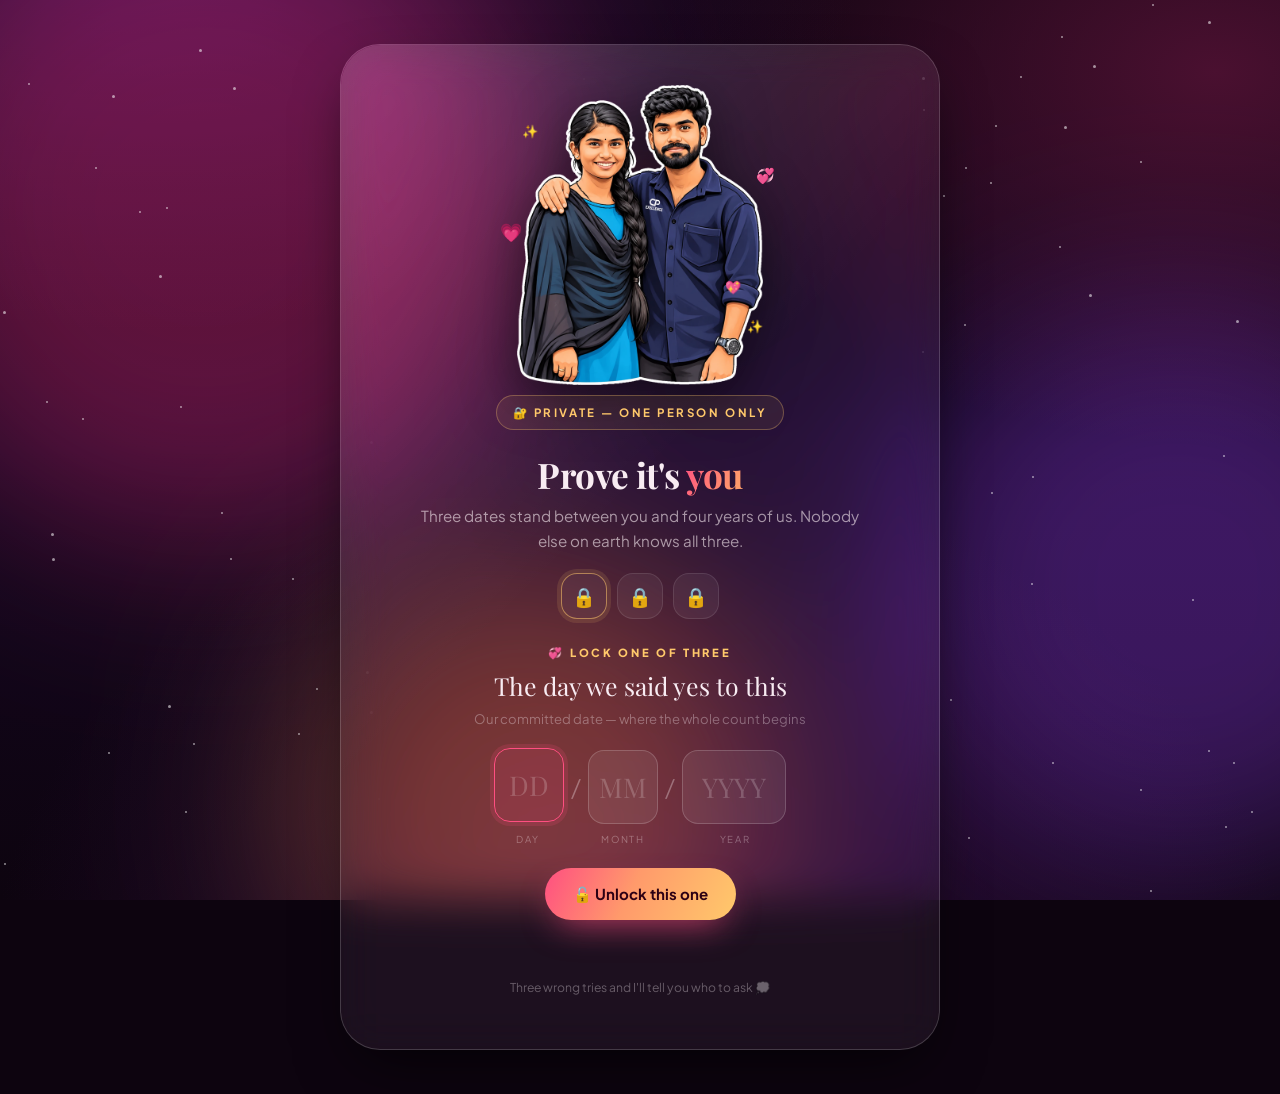
<file: docs/surprises.html>
<!DOCTYPE html>
<html lang="en">
<head>
<meta charset="utf-8">
<meta name="viewport" content="width=device-width, initial-scale=1">
<meta name="robots" content="noindex, nofollow, noarchive, noimageindex">
<script src="assets/js/gate.js"></script>
<title>Surprises — Thanu &amp; Thamil</title>
<link rel="icon" href="data:image/svg+xml,<svg xmlns='http://www.w3.org/2000/svg' viewBox='0 0 100 100'><text y='.9em' font-size='90'>🎁</text></svg>">
<link rel="preconnect" href="https://fonts.googleapis.com">
<link rel="preconnect" href="https://fonts.gstatic.com" crossorigin>
<link href="https://fonts.googleapis.com/css2?family=Playfair+Display:ital,wght@0,500;0,700;0,900;1,600&family=Plus+Jakarta+Sans:wght@400;600;700;800&family=Caveat:wght@500;700&display=swap" rel="stylesheet">
<link rel="stylesheet" href="assets/css/style.css">
<link rel="stylesheet" href="assets/css/components.css">
</head>
<body>

<section style="padding-bottom:24px">
  <div class="wrap">
    <div class="section-head reveal">
      <span class="eyebrow">🎁 Do not open them all at once</span>
      <h1 class="display" style="font-size:clamp(2.2rem,6vw,4.2rem)">Your <span class="gradient-text">Surprises</span></h1>
      <p class="lead">Six coupons, one scratch card, a wheel that decides our next day out, and something locked.</p>
    </div>
  </div>
</section>

<!-- ============ GIFT BOXES ============ -->
<section style="padding-top:0">
  <div class="wrap">
    <div class="section-head reveal">
      <span class="eyebrow">🎀 Six coupons</span>
      <h2>Real ones. <span class="gradient-text">No expiry.</span></h2>
      <p class="lead">Every one of these is something I will actually do. Tap a box to open it.</p>
    </div>
    <div class="gifts stagger" id="gifts"></div>
    <p class="center lead" id="giftCount" style="margin-top:24px"></p>
  </div>
</section>

<div class="wrap"><div class="divider"></div></div>

<!-- ============ SCRATCH CARD ============ -->
<section style="padding-top:0">
  <div class="wrap-narrow">
    <div class="section-head reveal">
      <span class="eyebrow">🪙 Scratch it</span>
      <h2>There is something <span class="gradient-text">under the gold</span></h2>
      <p class="lead">Rub it off with your finger or your mouse. All of it.</p>
    </div>
    <div class="reveal zoom">
      <div class="scratch-wrap">
        <div class="scratch-under">
          <img src="assets/photos/one.jpg" alt="Our two names, handwritten in red on paper">
        </div>
        <canvas id="scratchCanvas"></canvas>
      </div>
      <p class="scratch-hint" id="scratchHint">Scratch to reveal ✨</p>
      <div class="scratch-after" id="scratchAfter">
        <p class="script">Thanujan &amp; Thamiliny</p>
        <p class="lead" style="font-size:.95rem;margin:0">
          Two names, one piece of paper, drawn by hand in red.
          Everything else on this website is pixels. This one is real.
        </p>
      </div>
    </div>
  </div>
</section>

<div class="wrap"><div class="divider"></div></div>

<!-- ============ WHEEL ============ -->
<section style="padding-top:0">
  <div class="wrap-narrow">
    <div class="section-head reveal">
      <span class="eyebrow">🎡 Let fate decide</span>
      <h2>Our <span class="gradient-text">next day out</span></h2>
      <p class="lead">Spin it. Whatever it lands on, I am in — no arguments, no rescheduling.</p>
    </div>
    <div class="reveal zoom center">
      <div class="wheel-wrap">
        <div class="wheel-pin">📍</div>
        <canvas class="wheel" id="wheel" width="600" height="600"></canvas>
        <div class="wheel-hub">💞</div>
      </div>
      <button class="btn" id="spinBtn">🎡 Spin the wheel</button>
      <div class="wheel-out mt-l" id="wheelOut"></div>
    </div>
  </div>
</section>

<div class="wrap"><div class="divider"></div></div>

<!-- ============ LOVE METER ============ -->
<section style="padding-top:0">
  <div class="wrap-narrow">
    <div class="card spot glow reveal zoom center meter" style="padding:clamp(34px,5vw,52px)">
      <span class="eyebrow">📈 Scientific instrument</span>
      <h2>The <span class="gradient-text">love meter</span></h2>
      <p class="lead">Calibrated over four years. Results have been consistent.</p>
      <div class="meter-bar"><div class="meter-fill" id="meterFill"></div></div>
      <div class="meter-val" id="meterVal">0%</div>
      <p class="lead" id="meterMsg" style="margin:0"></p>
      <button class="btn ghost sm" id="meterBtn" style="margin-top:18px">🔬 Measure again</button>
    </div>
  </div>
</section>

<div class="wrap"><div class="divider"></div></div>

<!-- ============ LOCKED VAULT ============ -->
<section style="padding-top:0">
  <div class="wrap-narrow">
    <div class="card spot glow reveal zoom center" id="vault" style="padding:clamp(34px,5vw,52px)">
      <span class="eyebrow">🔒 Locked</span>
      <h2>The <span class="gradient-text">vault</span></h2>
      <p class="lead" id="vaultHint">
        One last thing, locked behind a number only you would know.<br>
        <strong>The day we started, as eight digits.</strong> (DDMMYYYY)
      </p>
      <div style="display:flex;gap:10px;justify-content:center;flex-wrap:wrap;margin-top:18px">
        <input id="vaultInput" inputmode="numeric" maxlength="8" placeholder="• • • • • • • •"
          style="padding:14px 20px;border-radius:99px;background:rgba(255,255,255,.07);
                 border:1px solid rgba(255,255,255,.18);color:#fff;font-size:1.1rem;
                 letter-spacing:.3em;text-align:center;width:230px;font-family:inherit;outline:none">
        <button class="btn" id="vaultBtn">🔓 Unlock</button>
      </div>
      <div id="vaultOut" style="margin-top:26px"></div>
    </div>
  </div>
</section>

<section style="padding-top:0">
  <div class="wrap-narrow center reveal">
    <div class="card spot glow" style="padding:clamp(30px,5vw,50px)">
      <span class="eyebrow">💌 One more room</span>
      <h2>Six <span class="gradient-text">sealed letters</span></h2>
      <p class="lead">Open the one that matches your day. They stay sealed until you choose.</p>
      <a class="btn" href="letters.html" style="margin-top:12px">💌 Read the letters</a>
    </div>
  </div>
</section>

<script src="assets/js/data.js"></script>
<script src="assets/js/app.js"></script>
<script>
function initPage(){

  /* ================= GIFT BOXES ================= */
  var host = document.getElementById('gifts');
  var opened = 0;
  GIFTS.forEach(function(g){
    var d = document.createElement('div');
    d.className = 'card spot glow gift no-burst';
    d.innerHTML =
      '<div class="box"><span class="bow">🎀</span><div class="lid"></div>' +
        '<div class="base"></div><div class="ribbon"></div></div>' +
      '<h3>' + g.title + '</h3>' +
      '<span class="ghint">' + g.hint + '</span>' +
      '<div class="greveal"><span class="gemoji">' + g.emo + '</span><p>' + g.reveal + '</p></div>';
    d.addEventListener('click', function(){
      if (d.classList.contains('opened')) return;
      d.classList.add('opened');
      opened++;
      A.confetti(48);
      updateCount();
      if (opened === GIFTS.length){
        setTimeout(function(){
          A.confetti(200);
          A.toast('All six opened 🎉 Every one of them is real, ' + CONFIG.her + '.');
        }, 500);
      }
    });
    host.appendChild(d);
  });

  function updateCount(){
    document.getElementById('giftCount').textContent =
      opened === 0 ? 'None opened yet — go on 🎁'
      : opened + ' of ' + GIFTS.length + ' opened' + (opened === GIFTS.length ? ' 🎉' : '');
  }
  updateCount();

  /* ================= SCRATCH CARD ================= */
  var cv = document.getElementById('scratchCanvas');
  var ctx = cv.getContext('2d');
  var scratching = false, done = false;

  function paintCover(){
    var r = cv.getBoundingClientRect();
    cv.width = Math.max(1, Math.round(r.width));
    cv.height = Math.max(1, Math.round(r.height));
    var g = ctx.createLinearGradient(0, 0, cv.width, cv.height);
    g.addColorStop(0, '#e0a23c');
    g.addColorStop(.45, '#ffc96b');
    g.addColorStop(.6, '#fff0cf');
    g.addColorStop(1, '#c98a2e');
    ctx.globalCompositeOperation = 'source-over';
    ctx.fillStyle = g;
    ctx.fillRect(0, 0, cv.width, cv.height);
    ctx.fillStyle = 'rgba(120,70,10,.55)';
    ctx.font = '600 15px "Plus Jakarta Sans", sans-serif';
    ctx.textAlign = 'center';
    ctx.fillText('S C R A T C H   M E', cv.width / 2, cv.height / 2 - 4);
    ctx.font = '500 11px "Plus Jakarta Sans", sans-serif';
    ctx.fillStyle = 'rgba(120,70,10,.42)';
    ctx.fillText('ALL OF IT', cv.width / 2, cv.height / 2 + 16);
    ctx.font = '22px sans-serif';
    ctx.fillText('🪙', cv.width / 2, cv.height / 2 + 44);
  }
  paintCover();
  window.addEventListener('resize', function(){ if (!done) paintCover(); });

  function scratchAt(e){
    var r = cv.getBoundingClientRect();
    var pt = e.touches ? e.touches[0] : e;
    ctx.globalCompositeOperation = 'destination-out';
    ctx.beginPath();
    ctx.arc(pt.clientX - r.left, pt.clientY - r.top, 26, 0, Math.PI * 2);
    ctx.fill();
  }
  function checkCleared(){
    if (done) return;
    var d = ctx.getImageData(0, 0, cv.width, cv.height).data;
    var clear = 0;
    for (var i = 3; i < d.length; i += 40) if (d[i] < 40) clear++;
    if (clear / (d.length / 40) > 0.52){
      done = true;
      cv.style.transition = 'opacity .8s ease';
      cv.style.opacity = '0';
      setTimeout(function(){ cv.style.pointerEvents = 'none'; }, 800);
      document.getElementById('scratchHint').textContent =
        'Written by hand, kept for four years 💞';
      document.getElementById('scratchAfter').classList.add('on');
      A.confetti(160);
      A.toast('Our two names, on actual paper 💕');
    }
  }

  cv.addEventListener('mousedown', function(e){ scratching = true; scratchAt(e); });
  cv.addEventListener('mousemove', function(e){ if (scratching) scratchAt(e); });
  window.addEventListener('mouseup', function(){ if (scratching){ scratching = false; checkCleared(); } });
  cv.addEventListener('touchstart', function(e){ scratching = true; scratchAt(e); e.preventDefault(); }, { passive:false });
  cv.addEventListener('touchmove', function(e){ if (scratching) scratchAt(e); e.preventDefault(); }, { passive:false });
  cv.addEventListener('touchend', function(){ scratching = false; checkCleared(); });

  /* ================= WHEEL ================= */
  var wc = document.getElementById('wheel');
  var wx = wc.getContext('2d');
  var N = WHEEL.length, seg = Math.PI * 2 / N, R = 300;
  var cols = ['#ff4f81','#b58cff','#ffc96b','#5ee0d0','#ff7a5c','#8c6bff','#ffb347','#4fd1c5'];

  function drawWheel(){
    wx.clearRect(0, 0, 600, 600);
    for (var i = 0; i < N; i++){
      var a0 = i * seg - Math.PI / 2, a1 = a0 + seg;
      wx.beginPath();
      wx.moveTo(R, R);
      wx.arc(R, R, R - 6, a0, a1);
      wx.closePath();
      wx.fillStyle = cols[i % cols.length];
      wx.fill();
      wx.strokeStyle = 'rgba(13,4,15,.35)';
      wx.lineWidth = 3;
      wx.stroke();

      wx.save();
      wx.translate(R, R);
      wx.rotate(a0 + seg / 2);
      wx.textAlign = 'right';
      wx.fillStyle = '#2a0014';
      wx.font = '700 23px "Plus Jakarta Sans", sans-serif';
      var words = WHEEL[i].t.split(' ');
      var line1 = words.slice(0, Math.ceil(words.length / 2)).join(' ');
      var line2 = words.slice(Math.ceil(words.length / 2)).join(' ');
      wx.fillText(line1, R - 58, -6);
      wx.fillText(line2, R - 58, 20);
      wx.font = '34px sans-serif';
      wx.fillText(WHEEL[i].e, R - 20, 10);
      wx.restore();
    }
  }
  drawWheel();

  var spinning = false, rot = 0;
  document.getElementById('spinBtn').addEventListener('click', function(){
    if (spinning) return;
    spinning = true;
    var idx = Math.floor(Math.random() * N);
    // pointer sits at the top; land the middle of segment idx there
    var target = 360 * 6 + (360 - (idx * (360 / N) + (360 / N) / 2));
    rot += target;
    wc.style.transform = 'rotate(' + rot + 'deg)';
    document.getElementById('wheelOut').innerHTML =
      '<p class="lead" style="margin:0">Spinning… 🎡</p>';

    setTimeout(function(){
      spinning = false;
      var w = WHEEL[idx];
      document.getElementById('wheelOut').innerHTML =
        '<div class="wo"><span class="wemo">' + w.e + '</span>' +
        '<h3 style="margin:.2em 0">' + w.t + '</h3>' +
        '<p class="lead" style="margin:0">That is settled then. I am not arguing with a wheel.</p></div>';
      A.confetti(90);
    }, 4700);
  });

  /* ================= LOVE METER ================= */
  var fill = document.getElementById('meterFill');
  var val  = document.getElementById('meterVal');
  var msg  = document.getElementById('meterMsg');
  var msgs = [
    'Instrument overloaded. Again.',
    'The needle went past the end of the scale.',
    'We have tried recalibrating. Same result every time.',
    'Scientifically concerning. Personally, perfect.',
    'The machine has given up and simply agrees.'
  ];
  function measure(){
    fill.style.width = '0%';
    val.textContent = '0%';
    var pct = 100 + Math.floor(Math.random() * 900);
    setTimeout(function(){
      fill.style.width = '100%';
      var t0 = null;
      requestAnimationFrame(function step(ts){
        if (!t0) t0 = ts;
        var p = Math.min((ts - t0) / 2600, 1);
        var e = 1 - Math.pow(1 - p, 3);
        val.textContent = Math.round(pct * e).toLocaleString() + '%';
        if (p < 1) requestAnimationFrame(step);
        else { A.confetti(40); }
      });
      msg.textContent = A.pick(msgs);
    }, 120);
  }
  if ('IntersectionObserver' in window){
    var mio = new IntersectionObserver(function(en){
      if (en[0].isIntersecting){ measure(); mio.disconnect(); }
    }, { threshold:.4 });
    mio.observe(document.querySelector('.meter'));
  } else measure();
  document.getElementById('meterBtn').addEventListener('click', measure);

  /* ================= VAULT ================= */
  var vIn  = document.getElementById('vaultInput');
  var vOut = document.getElementById('vaultOut');
  var tries = 0;

  function tryUnlock(){
    var v = vIn.value.replace(/\D/g, '');
    if (v === CONFIG.secret){
      document.getElementById('vault').querySelector('.eyebrow').innerHTML = '🔓 Unlocked';
      document.getElementById('vaultHint').style.display = 'none';
      vIn.parentNode.style.display = 'none';
      var days = A.daysSince(CONFIG.start);
      vOut.innerHTML =
        '<div style="animation:popIn .8s var(--ease-back)">' +
          '<div style="font-size:54px">💞</div>' +
          '<p class="script" style="font-size:clamp(1.3rem,3.4vw,2rem);max-width:30ch;margin:14px auto 18px">' +
            '“I would choose you again. Every single time, in every single version of this life.”' +
          '</p>' +
          '<p class="lead" style="margin-bottom:18px">' + days.toLocaleString() +
            ' days ago you said yes to this, and you have not taken it back once. ' +
            'Thank you for four years, ' + CONFIG.her + '. Here is to every one that comes next.</p>' +
          '<p class="lead" style="font-size:.9rem">— ' + CONFIG.him + ' 💌</p>' +
        '</div>';
      A.confetti(260);
      A.toast('You remembered. Of course you did. 💞');
    } else {
      tries++;
      vIn.animate(
        [{transform:'translateX(0)'},{transform:'translateX(-9px)'},
         {transform:'translateX(9px)'},{transform:'translateX(0)'}],
        { duration:330 }
      );
      var hints = ['Not quite 🙈', 'Try again 💭',
                   'Hint: the day this all started, DDMMYYYY',
                   'It is on the home page, in the first line 😉'];
      A.toast(hints[Math.min(tries - 1, hints.length - 1)]);
    }
  }
  document.getElementById('vaultBtn').addEventListener('click', tryUnlock);
  vIn.addEventListener('keydown', function(e){ if (e.key === 'Enter') tryUnlock(); });
}
</script>
</body>
</html>
</file>
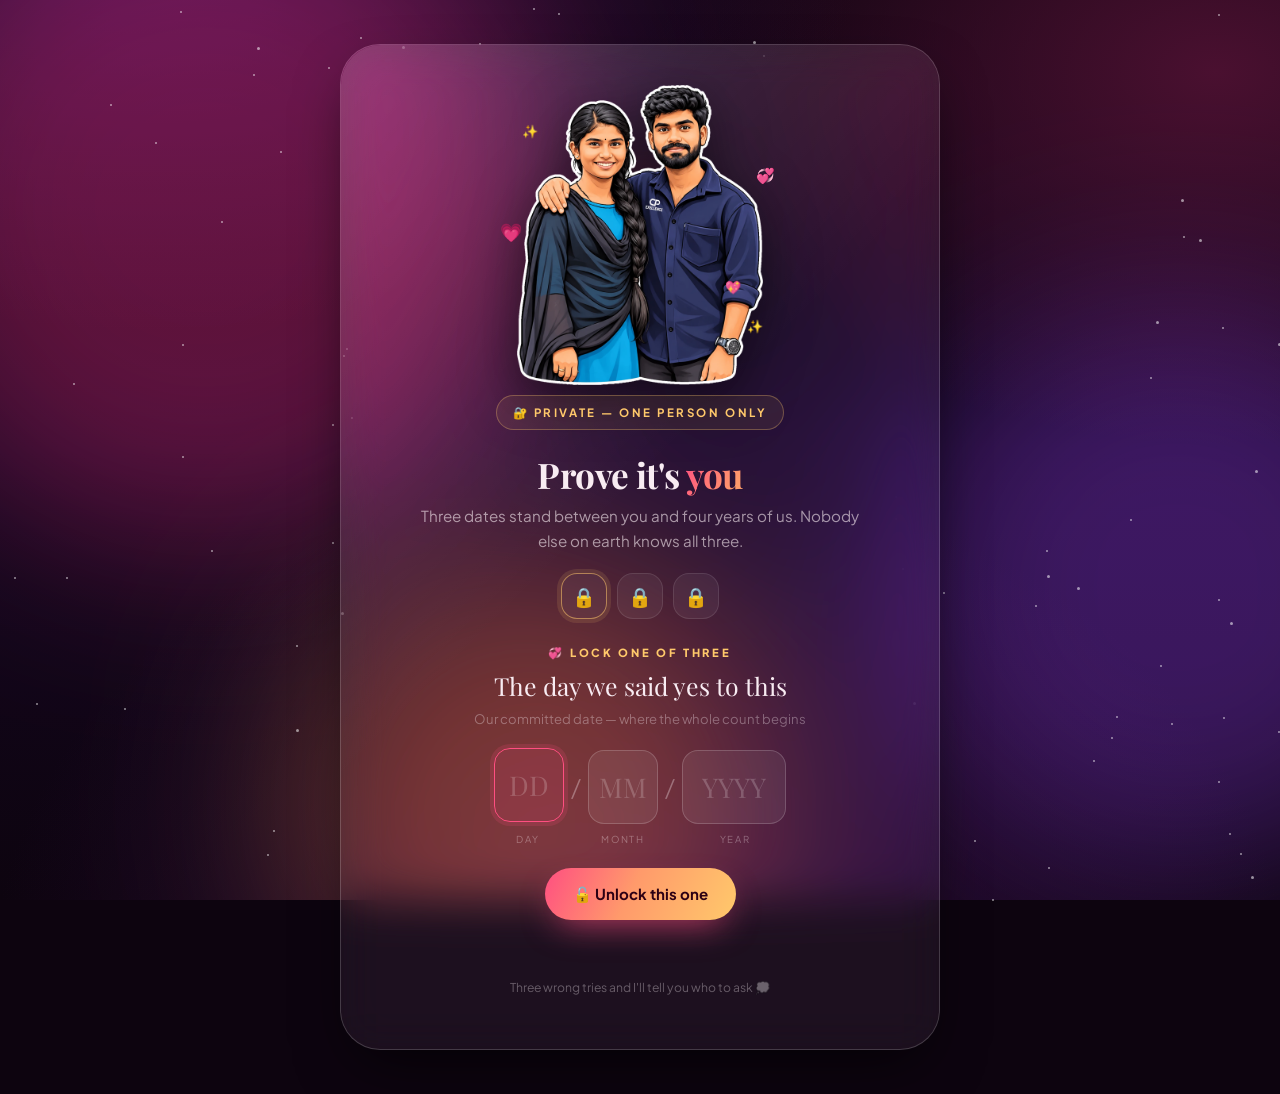
<file: docs/timeline.html>
<!DOCTYPE html>
<html lang="en">
<head>
<meta charset="utf-8">
<meta name="viewport" content="width=device-width, initial-scale=1">
<meta name="robots" content="noindex, nofollow, noarchive, noimageindex">
<script src="assets/js/gate.js"></script>
<title>Our Story — Thanu &amp; Thamil</title>
<link rel="icon" href="data:image/svg+xml,<svg xmlns='http://www.w3.org/2000/svg' viewBox='0 0 100 100'><text y='.9em' font-size='90'>🗓️</text></svg>">
<link rel="preconnect" href="https://fonts.googleapis.com">
<link rel="preconnect" href="https://fonts.gstatic.com" crossorigin>
<link href="https://fonts.googleapis.com/css2?family=Playfair+Display:ital,wght@0,500;0,700;0,900;1,600&family=Plus+Jakarta+Sans:wght@400;600;700;800&family=Caveat:wght@500;700&display=swap" rel="stylesheet">
<link rel="stylesheet" href="assets/css/style.css">
<link rel="stylesheet" href="assets/css/components.css">
</head>
<body>

<section style="padding-bottom:30px">
  <div class="wrap">
    <div class="section-head reveal">
      <span class="eyebrow">🗓️ Four years, in order</span>
      <h1 class="display" style="font-size:clamp(2.2rem,6vw,4.2rem)">Our <span class="gradient-text">Story</span></h1>
      <p class="lead">Scroll slowly. The line fills as you go, and every photo opens if you tap it.</p>
    </div>

    <div class="year-rail reveal" id="yearRail"></div>

    <div class="note-strip reveal" style="max-width:700px;margin:0 auto 20px">
      <span class="ns-emo">💡</span>
      <span>It starts <strong>before</strong> day one — a message on 23 October 2022 and a photo three days later.
      We were already something, we just had not said it yet. The lines in
      <em style="font-family:var(--script);font-size:1.15em;font-style:normal">this handwriting</em> are your own words, exactly as you wrote them down.</span>
    </div>
  </div>
</section>

<section style="padding-top:10px">
  <div class="wrap">
    <div class="tl" id="tl">
      <div class="tl-spine"><div class="tl-fill" id="tlFill"></div></div>
    </div>
  </div>
</section>

<section style="padding-top:0">
  <div class="wrap-narrow center reveal">
    <div class="card spot glow" style="padding:clamp(30px,5vw,50px)">
      <span class="eyebrow">💞 And then?</span>
      <h2>Year five is <span class="gradient-text">already loading</span></h2>
      <p class="lead">Four years of photos and we are nowhere near finished. Next page: all of them, properly sorted.</p>
      <a class="btn" href="albums.html" style="margin-top:12px">📸 Open the albums</a>
    </div>
  </div>
</section>

<script src="assets/js/data.js"></script>
<script src="assets/js/app.js"></script>
<script>
function initPage(){
  var tl = document.getElementById('tl');

  /* ---------- build the timeline ---------- */
  TIMELINE.forEach(function(m, i){
    var item = document.createElement('div');
    item.className = 'tl-item reveal ' + (i % 2 === 0 ? 'left' : 'right') +
                     (m.k === 'star' ? ' keyday' : '');
    item.dataset.year = m.d.slice(0,4);

    var html = '<span class="tl-dot">' + m.e + '</span>' +
      '<div class="tl-card card spot glow">' +
        '<span class="tl-date">' + A.fmtDate(m.d) +
          (m.time ? '<em class="tl-time">' + m.time + '</em>' : '') + '</span>' +
        (m.meet ? '<span class="tl-meet">Meet-up #' + m.meet + '</span>' : '') +
        '<h3>' + m.t + '</h3>' +
        '<p>' + m.x + '</p>';

    if (m.p){
      var ph = A.photo(m.p);
      /* the card follows the photo's own shape, so nobody's head gets cropped */
      html += '<img class="tl-photo" data-o="' + (ph ? ph.o : 'l') + '" src="assets/thumbs/' +
              m.p + '.jpg" alt="' + (ph ? ph.cap : '') +
              '" data-id="' + m.p + '" loading="lazy">';
    }
    /* your own words from the memories file, kept exactly as you wrote them */
    if (m.tam) html += '<span class="tl-tam">“' + m.tam + '”</span>';
    html += '<span class="tl-tag">' + A.daysLabel(m.d) + '</span></div>';
    item.innerHTML = html;
    tl.appendChild(item);
  });

  /* ---------- photos open in the lightbox ---------- */
  var tlIds = TIMELINE.filter(function(m){ return m.p; }).map(function(m){ return m.p; });
  tl.addEventListener('click', function(e){
    var img = e.target.closest('.tl-photo');
    if (!img) return;
    A.openLb(tlIds, tlIds.indexOf(img.dataset.id));
  });

  /* ---------- year chips ---------- */
  var years = [];
  TIMELINE.forEach(function(m){
    var y = m.d.slice(0,4);
    if (years.indexOf(y) === -1) years.push(y);
  });
  var rail = document.getElementById('yearRail');
  years.forEach(function(y){
    var b = document.createElement('button');
    b.className = 'year-chip';
    b.textContent = y;
    b.addEventListener('click', function(){
      var first = tl.querySelector('[data-year="' + y + '"]');
      if (!first) return;
      var top = first.getBoundingClientRect().top + window.scrollY - 110;
      window.scrollTo({ top: top, behavior: 'smooth' });
      A.$$('.year-chip').forEach(function(c){ c.classList.remove('active'); });
      b.classList.add('active');
    });
    rail.appendChild(b);
  });

  /* ---------- spine fill + active chip on scroll ---------- */
  var fill = document.getElementById('tlFill');
  var items = A.$$('.tl-item');
  function onScroll(){
    var r = tl.getBoundingClientRect();
    var mid = window.innerHeight * 0.55;
    var p = (mid - r.top) / r.height;
    fill.style.height = Math.max(0, Math.min(1, p)) * 100 + '%';

    var cur = null;
    items.forEach(function(it){
      var b = it.getBoundingClientRect();
      if (b.top < mid) cur = it.dataset.year;
      it.classList.toggle('in', b.top < window.innerHeight * 0.85);
    });
    if (cur){
      A.$$('.year-chip').forEach(function(c){
        c.classList.toggle('active', c.textContent === cur);
      });
    }
  }
  window.addEventListener('scroll', onScroll, { passive:true });
  window.addEventListener('resize', onScroll);
  onScroll();

  /* ---------- confetti when the last moment appears ---------- */
  var last = items[items.length - 1];
  if (last && 'IntersectionObserver' in window){
    var io = new IntersectionObserver(function(en){
      if (en[0].isIntersecting){
        A.confetti(120);
        A.toast('Four years. 💞 Happy anniversary, ' + CONFIG.her + '!');
        io.disconnect();
      }
    }, { threshold:.5 });
    io.observe(last);
  }

  A.observe('.tl-item');
}
</script>
</body>
</html>
</file>
<file: assets/css/style.css>
/* ============================================================
   Thanu & Thamil — 4th Anniversary Dashboard
   Design system: "Midnight Rose"
   ============================================================ */

/* ---------- Tokens ---------- */
:root{
  --ink:        #0d040f;
  --ink-2:      #170820;
  --ink-3:      #210c2b;
  --rose:       #ff4f81;
  --rose-soft:  #ff93b4;
  --rose-deep:  #c21e57;
  --gold:       #ffc96b;
  --gold-deep:  #e0a23c;
  --lav:        #b58cff;
  --aqua:       #5ee0d0;
  --cream:      #fff6f9;
  --text:       #f8ecf2;
  --muted:      rgba(248,236,242,.60);
  --faint:      rgba(248,236,242,.34);
  --line:       rgba(255,255,255,.10);
  --line-2:     rgba(255,255,255,.18);
  --glass:      rgba(255,255,255,.055);
  --glass-2:    rgba(255,255,255,.09);
  --shadow:     0 24px 60px -18px rgba(0,0,0,.75);
  --shadow-sm:  0 10px 30px -12px rgba(0,0,0,.6);
  --grad-rose:  linear-gradient(115deg,#ff4f81,#ff9a6b 45%,#ffc96b);
  --grad-dusk:  linear-gradient(135deg,#b58cff,#ff4f81 55%,#ffc96b);
  --grad-gold:  linear-gradient(120deg,#ffc96b,#ffe3a8 50%,#e0a23c);
  --r-sm: 12px; --r-md: 18px; --r-lg: 28px; --r-xl: 40px;
  --serif: "Playfair Display", Georgia, "Times New Roman", serif;
  --sans:  "Plus Jakarta Sans", Inter, -apple-system, "Segoe UI", Roboto, system-ui, sans-serif;
  --script:"Caveat", "Segoe Script", "Bradley Hand", cursive;
  --ease: cubic-bezier(.22,1,.36,1);
  --ease-back: cubic-bezier(.34,1.56,.64,1);
  --nav-h: 68px;
}

*,*::before,*::after{ box-sizing:border-box; }
html{ scroll-behavior:smooth; -webkit-text-size-adjust:100%; }

body{
  margin:0;
  font-family:var(--sans);
  color:var(--text);
  background:var(--ink);
  line-height:1.65;
  overflow-x:hidden;
  min-height:100vh;
  -webkit-font-smoothing:antialiased;
}

img{ max-width:100%; display:block; }
a{ color:inherit; text-decoration:none; }
button{ font:inherit; color:inherit; border:0; background:none; cursor:pointer; }
::selection{ background:var(--rose); color:#fff; }

/* ---------- Scrollbar ---------- */
::-webkit-scrollbar{ width:11px; }
::-webkit-scrollbar-track{ background:var(--ink); }
::-webkit-scrollbar-thumb{
  background:linear-gradient(var(--rose),var(--lav));
  border-radius:99px; border:3px solid var(--ink);
}

/* ---------- Background: aurora + stars ---------- */
.bg-layer{ position:fixed; inset:0; z-index:-2; overflow:hidden; pointer-events:none;
  background:
    radial-gradient(1200px 700px at 12% -10%, #3a0f47 0%, transparent 60%),
    radial-gradient(900px 600px at 95% 8%,  #4a1030 0%, transparent 62%),
    radial-gradient(1000px 800px at 50% 110%, #2a0a38 0%, transparent 65%),
    linear-gradient(180deg,#0d040f 0%,#140620 50%,#0d040f 100%);
}
.blob{ position:absolute; border-radius:50%; filter:blur(90px); opacity:.42; mix-blend-mode:screen;
  animation:drift 26s var(--ease) infinite alternate; }
.blob.b1{ width:52vw; height:52vw; background:var(--rose-deep);  top:-14%;  left:-10%; }
.blob.b2{ width:44vw; height:44vw; background:#6b2bb8; top:34%;  right:-14%; animation-duration:32s; animation-delay:-6s; }
.blob.b3{ width:38vw; height:38vw; background:#b5651d; bottom:-16%; left:22%;  animation-duration:38s; animation-delay:-12s; }
@keyframes drift{
  0%{ transform:translate3d(0,0,0) scale(1); }
  50%{ transform:translate3d(5vw,-4vh,0) scale(1.14); }
  100%{ transform:translate3d(-4vw,6vh,0) scale(.94); }
}
.stars{ position:fixed; inset:0; z-index:-1; pointer-events:none; opacity:.55; }
.star{ position:absolute; width:2px; height:2px; border-radius:50%; background:#fff;
  animation:twinkle var(--dur,4s) ease-in-out infinite; }
@keyframes twinkle{ 0%,100%{opacity:.1; transform:scale(.6)} 50%{opacity:.9; transform:scale(1.3)} }

/* ---------- Floating emoji layer ---------- */
#floaties{ position:fixed; inset:0; z-index:1; pointer-events:none; overflow:hidden; }
.floatie{ position:absolute; bottom:-60px; font-size:22px; opacity:0; will-change:transform,opacity;
  animation:floatUp var(--d,14s) linear forwards; filter:drop-shadow(0 4px 10px rgba(255,79,129,.5)); }
@keyframes floatUp{
  0%{ transform:translateY(0) rotate(0deg) scale(.7); opacity:0 }
  12%{ opacity:.85 }
  85%{ opacity:.7 }
  100%{ transform:translateY(-112vh) rotate(var(--rot,220deg)) scale(1.15); opacity:0 }
}

/* click burst hearts */
.burst{ position:fixed; z-index:9999; pointer-events:none; font-size:18px;
  animation:burstOut .9s var(--ease) forwards; }
@keyframes burstOut{
  0%{ transform:translate(0,0) scale(.4); opacity:1 }
  100%{ transform:translate(var(--bx),var(--by)) scale(1.3); opacity:0 }
}

/* ---------- Layout ---------- */
.wrap{ width:min(1180px, 92vw); margin-inline:auto; }
.wrap-narrow{ width:min(860px, 92vw); margin-inline:auto; }
section{ position:relative; z-index:2; padding:clamp(60px,9vw,120px) 0; }

/* ---------- Nav ---------- */
.nav{
  position:sticky; top:0; z-index:200; height:var(--nav-h);
  display:flex; align-items:center; backdrop-filter:blur(22px) saturate(160%);
  -webkit-backdrop-filter:blur(22px) saturate(160%);
  background:rgba(13,4,15,.62); border-bottom:1px solid var(--line);
  transition:background .4s var(--ease), box-shadow .4s var(--ease);
}
.nav.scrolled{ background:rgba(13,4,15,.9); box-shadow:0 10px 40px -20px #000; }
.nav .wrap{ display:flex; align-items:center; justify-content:space-between; gap:18px; width:min(1280px,94vw); }
.brand{ display:flex; align-items:center; gap:10px; font-family:var(--serif); font-size:1.12rem;
  letter-spacing:.3px; white-space:nowrap; }
.brand .amp{ background:var(--grad-rose); -webkit-background-clip:text; background-clip:text; color:transparent; font-style:italic; }
.brand .ring{ display:inline-grid; place-items:center; width:32px; height:32px; border-radius:50%;
  background:var(--grad-dusk); font-size:15px; box-shadow:0 0 22px rgba(255,79,129,.6);
  animation:pulseRing 2.6s ease-in-out infinite; }
@keyframes pulseRing{ 0%,100%{ transform:scale(1) } 50%{ transform:scale(1.12) } }

.nav-links{ display:flex; align-items:center; gap:4px; }
.nav-links a{
  position:relative; padding:9px 13px; border-radius:99px; font-size:.86rem; font-weight:600;
  color:var(--muted); transition:color .25s var(--ease), background .25s var(--ease);
  display:flex; align-items:center; gap:7px;
}
.nav-links a:hover{ color:var(--text); background:var(--glass); }
.nav-links a.active{ color:#fff; background:var(--glass-2); }
.nav-links a.active::after{
  content:""; position:absolute; left:50%; bottom:3px; transform:translateX(-50%);
  width:18px; height:2px; border-radius:2px; background:var(--grad-rose);
}
.nav-links a .ico{ font-size:1rem; }

.nav-tools{ display:flex; align-items:center; gap:8px; }
.icon-btn{
  width:38px; height:38px; display:grid; place-items:center; border-radius:50%;
  background:var(--glass); border:1px solid var(--line); font-size:1rem;
  transition:transform .3s var(--ease-back), background .3s var(--ease);
}
.icon-btn:hover{ transform:scale(1.12) rotate(8deg); background:var(--glass-2); }
.icon-btn.on{ background:var(--grad-rose); color:#2a0012; border-color:transparent; }
#navToggle{ display:none; }

@media (max-width:980px){
  .nav-links{
    position:fixed; inset:var(--nav-h) 0 auto 0; flex-direction:column; gap:2px; padding:16px 20px 26px;
    background:rgba(13,4,15,.98); border-bottom:1px solid var(--line);
    transform:translateY(-130%); transition:transform .45s var(--ease); align-items:stretch;
  }
  .nav-links.open{ transform:translateY(0); }
  .nav-links a{ padding:14px 16px; font-size:1rem; }
  #navToggle{ display:grid; }
}

/* ---------- Typography ---------- */
h1,h2,h3,h4{ font-family:var(--serif); font-weight:700; line-height:1.12; margin:0 0 .4em; letter-spacing:-.015em; }
.display{ font-size:clamp(2.6rem,8.5vw,6rem); }
h2{ font-size:clamp(1.9rem,4.4vw,3.1rem); }
h3{ font-size:clamp(1.2rem,2.3vw,1.6rem); }
p{ margin:0 0 1em; }
.lead{ font-size:clamp(1rem,1.6vw,1.16rem); color:var(--muted); }
.gradient-text{
  background:var(--grad-rose); background-size:220% auto;
  -webkit-background-clip:text; background-clip:text; color:transparent;
  animation:shimmer 7s linear infinite;
}
@keyframes shimmer{ to{ background-position:220% center } }
.script{ font-family:var(--script); font-size:clamp(1.4rem,3vw,2.1rem); color:var(--rose-soft); line-height:1.4; }

.eyebrow{
  display:inline-flex; align-items:center; gap:8px; font-size:.72rem; font-weight:700;
  letter-spacing:.22em; text-transform:uppercase; color:var(--gold);
  padding:7px 16px; border-radius:99px; border:1px solid rgba(255,201,107,.3);
  background:rgba(255,201,107,.08); margin-bottom:18px;
}
.section-head{ text-align:center; margin-bottom:clamp(36px,6vw,64px); }
.section-head p{ max-width:62ch; margin-inline:auto; }

/* ---------- Buttons ---------- */
.btn{
  position:relative; display:inline-flex; align-items:center; gap:10px;
  padding:14px 28px; border-radius:99px; font-weight:700; font-size:.94rem;
  background:var(--grad-rose); color:#2d0014; overflow:hidden; isolation:isolate;
  box-shadow:0 14px 34px -12px rgba(255,79,129,.75);
  transition:transform .35s var(--ease-back), box-shadow .35s var(--ease);
}
.btn::before{
  content:""; position:absolute; inset:0; z-index:-1; background:var(--grad-dusk);
  opacity:0; transition:opacity .35s var(--ease);
}
.btn:hover{ transform:translateY(-3px) scale(1.03); box-shadow:0 20px 46px -12px rgba(255,79,129,.9); }
.btn:hover::before{ opacity:1; }
.btn:active{ transform:translateY(0) scale(.98); }
.btn.ghost{ background:var(--glass); color:var(--text); border:1px solid var(--line-2); box-shadow:none; }
.btn.ghost::before{ background:var(--glass-2); }
.btn.sm{ padding:10px 20px; font-size:.85rem; }

/* ---------- Cards ---------- */
.card{
  position:relative; border-radius:var(--r-lg); padding:clamp(22px,3vw,34px);
  background:var(--glass); border:1px solid var(--line);
  backdrop-filter:blur(16px); -webkit-backdrop-filter:blur(16px);
  box-shadow:var(--shadow-sm); overflow:hidden;
}
.card > *{ position:relative; z-index:1; }
.card.glow:hover{ border-color:rgba(255,79,129,.42); box-shadow:0 26px 60px -22px rgba(255,79,129,.5); }

/* spotlight hover follows cursor */
.spot{ transition:transform .5s var(--ease), border-color .4s var(--ease); }
.spot::before{
  content:""; position:absolute; inset:-1px; border-radius:inherit; pointer-events:none; opacity:0;
  background:radial-gradient(420px circle at var(--mx,50%) var(--my,50%), rgba(255,79,129,.20), transparent 62%);
  transition:opacity .4s var(--ease); z-index:0;
}
.spot:hover::before{ opacity:1; }
.spot:hover{ transform:translateY(-6px); border-color:var(--line-2); }

/* ---------- Scroll reveal ---------- */
.reveal{ opacity:0; transform:translateY(34px); transition:opacity .9s var(--ease), transform .9s var(--ease); }
.reveal.in{ opacity:1; transform:none; }
.reveal.left{ transform:translateX(-50px); }
.reveal.right{ transform:translateX(50px); }
.reveal.zoom{ transform:scale(.9); }
.reveal.in.left,.reveal.in.right,.reveal.in.zoom{ transform:none; }
.stagger > *{ opacity:0; transform:translateY(26px); transition:opacity .75s var(--ease), transform .75s var(--ease); }
.stagger.in > *{ opacity:1; transform:none; }

@media (prefers-reduced-motion:reduce){
  *,*::before,*::after{ animation-duration:.01ms !important; animation-iteration-count:1 !important;
    transition-duration:.01ms !important; scroll-behavior:auto !important; }
  .reveal,.stagger>*{ opacity:1 !important; transform:none !important; }
}

/* ---------- Footer ---------- */
.footer{
  position:relative; z-index:2; text-align:center; padding:60px 0 46px;
  border-top:1px solid var(--line); margin-top:40px;
}
.footer .heart{ display:inline-block; color:var(--rose); animation:beat 1.4s ease-in-out infinite; }
@keyframes beat{ 0%,100%{transform:scale(1)} 14%{transform:scale(1.3)} 28%{transform:scale(1)} 42%{transform:scale(1.22)} }
.footer small{ color:var(--faint); display:block; margin-top:8px; }

/* ---------- Toast ---------- */
#toast{
  position:fixed; left:50%; bottom:34px; transform:translate(-50%,180%);
  z-index:9998; padding:13px 24px; border-radius:99px; font-weight:600; font-size:.92rem;
  background:rgba(23,8,32,.95); border:1px solid var(--line-2); box-shadow:var(--shadow);
  backdrop-filter:blur(14px); transition:transform .55s var(--ease-back); max-width:90vw; text-align:center;
}
#toast.show{ transform:translate(-50%,0); }
/* keep the toast clear of the lightbox caption */
body:has(.lb.open) #toast{ bottom:104px; }

/* ---------- Page curtain ---------- */
#curtain{
  position:fixed; inset:0; z-index:9000; display:grid; place-items:center; gap:14px;
  background:var(--ink); transition:opacity .7s var(--ease), visibility .7s;
  text-align:center;
}
#curtain.gone{ opacity:0; visibility:hidden; }
#curtain .c-heart{ font-size:58px; animation:beat 1.1s ease-in-out infinite; }
#curtain .c-txt{ font-family:var(--script); font-size:1.5rem; color:var(--rose-soft); }
</file>
<file: assets/css/components.css>
/* ============================================================
   Components — hero, countdown, timeline, albums, surprises
   ============================================================ */

/* ---------------- HERO ---------------- */
.hero{ position:relative; min-height:calc(100vh - var(--nav-h)); display:grid; align-items:center;
  padding:clamp(40px,7vw,90px) 0 clamp(50px,7vw,90px); overflow:hidden; }
.hero-grid{ display:grid; grid-template-columns:1.08fr .92fr; gap:clamp(30px,5vw,64px); align-items:center; }
@media (max-width:920px){ .hero-grid{ grid-template-columns:1fr; text-align:center; }
  .hero-actions{ justify-content:center; } .hero .eyebrow{ margin-inline:auto; } }

.hero h1{ margin-bottom:.25em; }
.hero h1 .l1{ display:block; font-size:.42em; font-family:var(--sans); font-weight:700;
  letter-spacing:.34em; text-transform:uppercase; color:var(--muted); margin-bottom:.9em; }
/* "My dear" — handwritten, sitting just above her name so the whole
   heading reads as one line: Happy Anniversary / My dear / Pondaddi */
.hero h1 .l2{
  display:block; font-family:var(--script); font-weight:500;
  font-size:.5em; line-height:.95; color:var(--rose-soft);
  margin-bottom:.02em; transform:rotate(-2.5deg); transform-origin:center;
  opacity:0; animation:dearIn .9s var(--ease-back) .3s forwards;
}
.hero h1 .l2:empty{ display:none; }
/* tuck the uppercase line closer when the handwritten one is there */
.hero h1 .l1:has(+ .l2:not(:empty)){ margin-bottom:.45em; }
@keyframes dearIn{
  from{ opacity:0; transform:rotate(-2.5deg) translateY(18px) }
  to{ opacity:1; transform:rotate(-2.5deg) translateY(0) }
}
@media (prefers-reduced-motion:reduce){
  .hero h1 .l2{ animation:none; opacity:1; transform:rotate(-2.5deg); }
}

.hero-sub{ max-width:52ch; }
@media (max-width:920px){ .hero-sub{ margin-inline:auto; } }
.hero-actions{ display:flex; flex-wrap:wrap; gap:12px; margin-top:26px; }

/* letter-by-letter name animation
   NOTE: background-clip:text only paints the element's OWN text, so each
   letter span needs the gradient itself or it renders transparent. */
.letters{ display:inline-block; }
.letters span{
  display:inline-block; opacity:0; transform:translateY(40px) rotate(12deg);
  background:var(--grad-rose); background-size:220% auto;
  -webkit-background-clip:text; background-clip:text; color:transparent;
  animation:dropIn .85s var(--ease-back) forwards, shimmer 7s linear infinite;
}
@keyframes dropIn{ to{ opacity:1; transform:none } }

/* photo stack */
.photo-stack{ position:relative; aspect-ratio:1/1; max-width:480px; margin-inline:auto; width:100%;
  perspective:1200px; }
.photo-stack .ps{
  position:absolute; inset:0; margin:auto; width:72%; height:78%; border-radius:22px;
  object-fit:cover; border:5px solid rgba(255,255,255,.92); box-shadow:var(--shadow);
  transition:transform .8s var(--ease), box-shadow .6s var(--ease);
}
.photo-stack .ps:nth-child(1){ transform:rotate(-13deg) translate(-16%,-6%) scale(.92); filter:saturate(.9) brightness(.85); }
.photo-stack .ps:nth-child(2){ transform:rotate(9deg) translate(18%,4%) scale(.95); filter:saturate(.95) brightness(.9); }
.photo-stack .ps:nth-child(3){ transform:rotate(-2deg) scale(1.04); z-index:3; }
.photo-stack:hover .ps:nth-child(1){ transform:rotate(-20deg) translate(-32%,-10%) scale(.95); }
.photo-stack:hover .ps:nth-child(2){ transform:rotate(16deg) translate(34%,8%) scale(.97); }
.photo-stack:hover .ps:nth-child(3){ transform:rotate(0deg) scale(1.09); box-shadow:0 30px 70px -18px rgba(255,79,129,.6); }
.photo-stack .ps:hover{ cursor:default; }

/* One photo instead of a stack: sit it square in the middle, a touch
   larger, with none of the stacked cards' tilt or dimming. */
.photo-stack .ps.solo{
  width:80%; height:86%; filter:none; z-index:3;
  transform:rotate(-2.5deg) scale(1);
}
.photo-stack:hover .ps.solo{
  transform:rotate(0deg) scale(1.05);
  box-shadow:0 30px 70px -18px rgba(255,79,129,.6);
}
@media (prefers-reduced-motion:reduce){
  .photo-stack .ps.solo,.photo-stack:hover .ps.solo{ transform:none; }
}

.photo-stack .sticker{
  position:absolute; z-index:5; font-size:30px; filter:drop-shadow(0 6px 12px rgba(0,0,0,.5));
  animation:bob 3.6s ease-in-out infinite;
}
.photo-stack .sticker.s1{ top:-2%; right:6%; }
.photo-stack .sticker.s2{ bottom:2%; left:2%; animation-delay:-1.2s; }
.photo-stack .sticker.s3{ top:44%; right:-2%; animation-delay:-2.4s; font-size:24px; }
@keyframes bob{ 0%,100%{transform:translateY(0) rotate(-6deg)} 50%{transform:translateY(-14px) rotate(8deg)} }

/* ---------------- COUNTDOWN ---------------- */
.countdown{ display:grid; grid-template-columns:repeat(4,1fr); gap:clamp(8px,1.4vw,16px); max-width:620px; }
@media (max-width:920px){ .countdown{ margin-inline:auto; } }
.cd-unit{
  position:relative; text-align:center; padding:clamp(12px,2vw,20px) 6px; border-radius:var(--r-md);
  background:var(--glass); border:1px solid var(--line); backdrop-filter:blur(14px); overflow:hidden;
}
.cd-unit::before{ content:""; position:absolute; inset:0 0 auto; height:2px; background:var(--grad-rose); }
.cd-num{ font-family:var(--serif); font-size:clamp(1.7rem,4.6vw,2.7rem); line-height:1; font-weight:700;
  font-variant-numeric:tabular-nums; display:block; }
.cd-num.tick{ animation:flip .55s var(--ease); }
@keyframes flip{ 0%{ transform:rotateX(-70deg); opacity:.2 } 100%{ transform:none; opacity:1 } }
.cd-label{ font-size:.66rem; letter-spacing:.2em; text-transform:uppercase; color:var(--muted);
  margin-top:7px; display:block; }
@media (max-width:460px){
  .countdown{ gap:7px; }
  .cd-unit{ padding:12px 2px; }
  .cd-label{ font-size:.54rem; letter-spacing:.07em; }
}
.cd-done{ grid-column:1/-1; text-align:center; padding:26px; }

/* ---------------- STAT TILES ---------------- */
/* Six tiles: three across on a wide screen, two on a tablet, one on a
   phone. Without the cap auto-fit puts all six in one thin row. */
.stats{ display:grid; grid-template-columns:repeat(auto-fit,minmax(170px,1fr)); gap:16px; }
@media (min-width:700px){ .stats{ grid-template-columns:repeat(3,1fr); } }
@media (min-width:460px) and (max-width:699px){ .stats{ grid-template-columns:repeat(2,1fr); } }
.stat{ text-align:center; padding:26px 16px; }
.stat .emoji{ font-size:30px; display:block; margin-bottom:10px; animation:bob 4s ease-in-out infinite; }
.stat .val{ font-family:var(--serif); font-size:clamp(1.6rem,3.4vw,2.3rem); font-weight:700; display:block;
  font-variant-numeric:tabular-nums; background:var(--grad-rose); -webkit-background-clip:text;
  background-clip:text; color:transparent; }
/* a word in place of a number ("countless") needs to be smaller
   and italic so it does not fight with the counted figures */
.stat .val.word{ font-size:clamp(1.25rem,2.5vw,1.75rem); font-style:italic; letter-spacing:.01em; }
.stat .key{ font-size:.74rem; letter-spacing:.16em; text-transform:uppercase; color:var(--muted); margin-top:6px; display:block; }

/* ---------------- NAV CARDS (home) ---------------- */
.hub{ display:grid; grid-template-columns:repeat(auto-fit,minmax(248px,1fr)); gap:18px; }
.hub-card{ display:block; padding:28px 26px 26px; min-height:190px; }
.hub-card .hc-ico{ font-size:34px; display:block; margin-bottom:14px;
  transition:transform .5s var(--ease-back); }
.hub-card:hover .hc-ico{ transform:scale(1.25) rotate(-10deg); }
.hub-card h3{ margin-bottom:.3em; }
.hub-card p{ color:var(--muted); font-size:.9rem; margin:0; }
.hub-card .go{ margin-top:16px; display:inline-flex; align-items:center; gap:7px; font-size:.82rem;
  font-weight:700; color:var(--rose-soft); }
.hub-card:hover .go .arw{ transform:translateX(6px); }
.hub-card .go .arw{ transition:transform .35s var(--ease); display:inline-block; }

/* ---------------- TIMELINE ---------------- */
.tl{ position:relative; padding:20px 0; }
.tl-spine{ position:absolute; left:50%; top:0; bottom:0; width:3px; transform:translateX(-50%);
  background:var(--line); border-radius:3px; overflow:hidden; }
.tl-fill{ position:absolute; inset:0 0 auto; height:0; background:var(--grad-dusk);
  box-shadow:0 0 22px rgba(255,79,129,.8); transition:height .18s linear; }
.tl-item{ position:relative; width:50%; padding:0 clamp(26px,4vw,52px) clamp(34px,5vw,58px); }
.tl-item:nth-child(odd){ left:0; text-align:right; }
.tl-item:nth-child(even){ left:50%; }
.tl-dot{
  position:absolute; top:26px; width:20px; height:20px; border-radius:50%;
  background:var(--ink-2); border:3px solid var(--rose); z-index:3;
  display:grid; place-items:center; font-size:10px;
  transition:transform .5s var(--ease-back), box-shadow .5s var(--ease), background .4s;
}
.tl-item:nth-child(odd) .tl-dot{ right:-10px; }
.tl-item:nth-child(even) .tl-dot{ left:-10px; }
.tl-item.in .tl-dot{ transform:scale(1.35); background:var(--rose); box-shadow:0 0 0 7px rgba(255,79,129,.18), 0 0 26px rgba(255,79,129,.9); }
.tl-date{ font-size:.74rem; font-weight:700; letter-spacing:.16em; text-transform:uppercase;
  color:var(--gold); margin-bottom:8px; display:block; }
.tl-card{ display:inline-block; text-align:left; max-width:100%; }
.tl-item:nth-child(odd) .tl-card{ text-align:right; }
.tl-card h3{ margin-bottom:.35em; }
.tl-card p{ color:var(--muted); font-size:.93rem; margin:0; }
.tl-photo{ width:100%; max-width:330px; border-radius:var(--r-md); margin-top:16px; aspect-ratio:4/3;
  object-position:center 32%;
  object-fit:cover; border:1px solid var(--line-2); cursor:zoom-in;
  transition:transform .6s var(--ease), box-shadow .6s var(--ease), filter .6s var(--ease);
  filter:saturate(.95); }
.tl-item:nth-child(odd) .tl-photo{ margin-left:auto; }
.tl-photo:hover{ transform:scale(1.045) rotate(-1deg); filter:saturate(1.15);
  box-shadow:0 24px 54px -18px rgba(255,79,129,.65); }
.tl-tag{ display:inline-block; margin-top:12px; font-size:.72rem; padding:5px 12px; border-radius:99px;
  background:rgba(181,140,255,.14); border:1px solid rgba(181,140,255,.3); color:#d9c3ff; }

@media (max-width:820px){
  .tl-spine{ left:14px; }
  .tl-item{ width:100%; left:0 !important; padding:0 0 38px 46px; text-align:left !important; }
  .tl-item .tl-card{ text-align:left !important; }
  .tl-item .tl-dot{ left:4px !important; right:auto !important; }
  .tl-item .tl-photo{ margin-left:0 !important; }
  /* One column on a phone, so the cards must NOT wait off to the side:
     a translateX of 50px on everything below the fold makes the whole
     page scroll sideways. Slide them up instead. */
  .tl-item.reveal.left,.tl-item.reveal.right{ transform:translateY(30px); }
  .tl-item.reveal.in.left,.tl-item.reveal.in.right{ transform:none; }
}

/* year chip rail */
.year-rail{ display:flex; gap:8px; justify-content:center; flex-wrap:wrap; margin-bottom:40px; }
.year-chip{ padding:9px 20px; border-radius:99px; border:1px solid var(--line); background:var(--glass);
  font-weight:700; font-size:.85rem; color:var(--muted); transition:all .3s var(--ease); }
.year-chip:hover,.year-chip.active{ color:#2d0014; background:var(--grad-rose); border-color:transparent;
  transform:translateY(-2px); }

/* ---------------- ALBUMS / GALLERY ---------------- */
.album-tabs{ display:flex; gap:8px; justify-content:center; flex-wrap:wrap; margin-bottom:38px; }
.album-tab{ display:inline-flex; align-items:center; gap:8px; padding:10px 20px; border-radius:99px;
  border:1px solid var(--line); background:var(--glass); font-weight:600; font-size:.86rem;
  color:var(--muted); transition:all .35s var(--ease); }
.album-tab:hover{ color:var(--text); transform:translateY(-2px); }
.album-tab.active{ color:#2d0014; background:var(--grad-rose); border-color:transparent;
  box-shadow:0 12px 28px -12px rgba(255,79,129,.8); }
.album-tab .n{ font-size:.72rem; opacity:.75; }

.masonry{ columns:4; column-gap:16px; }
@media (max-width:1100px){ .masonry{ columns:3 } }
@media (max-width:760px){ .masonry{ columns:2 } }
@media (max-width:430px){ .masonry{ columns:1 } }
.m-item{ break-inside:avoid; margin-bottom:16px; position:relative; border-radius:var(--r-md);
  overflow:hidden; cursor:zoom-in; background:var(--ink-2);
  opacity:0; transform:translateY(26px) scale(.96);
  transition:opacity .7s var(--ease), transform .7s var(--ease), box-shadow .5s var(--ease); }
.m-item.in{ opacity:1; transform:none; }
.m-item img{ width:100%; transition:transform .9s var(--ease), filter .6s var(--ease);
  filter:saturate(.92) brightness(.92); }
.m-item:hover img{ transform:scale(1.09); filter:saturate(1.15) brightness(1); }
.m-item:hover{ box-shadow:0 26px 60px -20px rgba(255,79,129,.6); }
.m-cap{ position:absolute; inset:auto 0 0; padding:40px 16px 14px; font-size:.84rem; font-weight:600;
  background:linear-gradient(transparent,rgba(5,1,8,.92)); transform:translateY(102%);
  transition:transform .5s var(--ease); }
.m-item:hover .m-cap{ transform:none; }
.m-cap small{ display:block; color:var(--gold); font-size:.68rem; letter-spacing:.14em;
  text-transform:uppercase; margin-top:3px; font-weight:700; }
.m-fav{ position:absolute; top:10px; right:10px; width:34px; height:34px; border-radius:50%;
  display:grid; place-items:center; background:rgba(5,1,8,.55); backdrop-filter:blur(8px);
  font-size:15px; opacity:0; transform:scale(.6); transition:all .4s var(--ease-back); z-index:2; }
.m-item:hover .m-fav{ opacity:1; transform:none; }
.m-fav.on{ opacity:1; transform:none; background:var(--grad-rose); }

/* ---------------- LIGHTBOX ---------------- */
.lb{ position:fixed; inset:0; z-index:500; display:none; place-items:center;
  background:rgba(5,1,8,.94); backdrop-filter:blur(16px); padding:20px; }
.lb.open{ display:grid; animation:fadeIn .35s var(--ease); }
@keyframes fadeIn{ from{opacity:0} to{opacity:1} }
.lb-img{ max-width:min(1100px,92vw); max-height:78vh; border-radius:var(--r-md); object-fit:contain;
  box-shadow:0 40px 90px -24px #000; animation:lbIn .5s var(--ease-back); }
@keyframes lbIn{ from{ transform:scale(.88); opacity:0 } to{ transform:none; opacity:1 } }
.lb-bar{ position:absolute; inset:auto 0 24px; text-align:center; padding:0 70px; }
.lb-bar h4{ margin:0 0 4px; font-size:1.05rem; }
.lb-bar p{ margin:0; color:var(--muted); font-size:.84rem; }
.lb-x{ position:absolute; top:18px; right:20px; width:46px; height:46px; border-radius:50%;
  background:var(--glass-2); display:grid; place-items:center; font-size:19px; border:1px solid var(--line-2); }
.lb-nav{ position:absolute; top:50%; transform:translateY(-50%); width:50px; height:50px; border-radius:50%;
  background:var(--glass-2); border:1px solid var(--line-2); display:grid; place-items:center; font-size:20px;
  transition:all .3s var(--ease-back); }
.lb-nav:hover{ background:var(--grad-rose); color:#2d0014; transform:translateY(-50%) scale(1.14); }
.lb-prev{ left:18px; } .lb-next{ right:18px; }
.lb-count{ position:absolute; top:24px; left:24px; font-size:.82rem; color:var(--muted);
  background:var(--glass); padding:6px 14px; border-radius:99px; border:1px solid var(--line); }
@media (max-width:620px){ .lb-bar{ padding:0 10px; bottom:14px } .lb-nav{ width:42px; height:42px } }

/* ---------------- POLAROID SCATTER ---------------- */
.polaroids{ position:relative; display:flex; flex-wrap:wrap; justify-content:center; gap:clamp(10px,2vw,26px); }
.polaroid{
  width:clamp(150px,21vw,222px); background:#fdf7f2; padding:11px 11px 46px; border-radius:4px;
  box-shadow:0 18px 40px -14px rgba(0,0,0,.8); cursor:pointer; position:relative;
  transform:rotate(var(--rot,0deg)); transition:transform .55s var(--ease-back), box-shadow .5s var(--ease), z-index 0s;
}
.polaroid img{ width:100%; aspect-ratio:1/1; object-fit:cover; object-position:center 30%;
  border-radius:2px; filter:saturate(.92) contrast(1.04); }
.polaroid .pcap{ position:absolute; left:0; right:0; bottom:12px; text-align:center;
  font-family:var(--script); font-size:1.08rem; color:#5a2b3c; padding:0 8px; line-height:1.2; }
.polaroid:hover{ transform:rotate(0deg) scale(1.12) translateY(-12px); z-index:20;
  box-shadow:0 34px 70px -16px rgba(255,79,129,.65); }
.polaroid .pin{ position:absolute; top:-12px; left:50%; transform:translateX(-50%); font-size:20px;
  filter:drop-shadow(0 3px 5px rgba(0,0,0,.5)); }

/* ---------------- FLIP CARDS (reasons) ---------------- */
.flip-grid{ display:grid; grid-template-columns:repeat(auto-fill,minmax(205px,1fr)); gap:16px; }
.flip{ perspective:1100px; aspect-ratio:1/1.08; cursor:pointer; }
.flip-in{ position:relative; width:100%; height:100%; transform-style:preserve-3d;
  transition:transform .85s var(--ease-back); }
.flip.on .flip-in{ transform:rotateY(180deg); }
.flip-face{ position:absolute; inset:0; backface-visibility:hidden; -webkit-backface-visibility:hidden;
  border-radius:var(--r-md); display:grid; place-items:center; text-align:center; padding:20px;
  border:1px solid var(--line); }
.flip-front{ background:var(--glass); backdrop-filter:blur(12px); }
.flip-front .fnum{ font-family:var(--serif); font-size:2.3rem; background:var(--grad-rose);
  -webkit-background-clip:text; background-clip:text; color:transparent; }
.flip-front .fhint{ font-size:.7rem; letter-spacing:.16em; text-transform:uppercase; color:var(--faint); margin-top:8px; }
.flip-front .femo{ font-size:30px; margin-bottom:6px; }
.flip-back{ transform:rotateY(180deg); background:linear-gradient(145deg,rgba(255,79,129,.2),rgba(181,140,255,.18));
  backdrop-filter:blur(12px); border-color:rgba(255,79,129,.32); font-size:.92rem; font-weight:600; line-height:1.5; }

/* ---------------- GIFT BOXES ---------------- */
.gifts{ display:grid; grid-template-columns:repeat(auto-fit,minmax(215px,1fr)); gap:20px; }
.gift{ text-align:center; padding:30px 20px; cursor:pointer; }
.gift .box{ position:relative; width:94px; height:94px; margin:0 auto 18px; transform-origin:bottom center;
  animation:wobble 2.8s ease-in-out infinite; transition:transform .5s var(--ease-back); }
.gift .box .lid, .gift .box .base{ position:absolute; left:0; right:0; border-radius:7px; }
.gift .box .base{ bottom:0; height:66px; background:linear-gradient(160deg,#ff4f81,#c21e57);
  box-shadow:inset 0 -10px 22px rgba(0,0,0,.3), 0 14px 30px -10px rgba(255,79,129,.7); }
.gift .box .lid{ top:0; height:30px; background:linear-gradient(160deg,#ff93b4,#ff4f81);
  transform-origin:left bottom; transition:transform .7s var(--ease-back);
  box-shadow:0 5px 14px rgba(0,0,0,.4); }
.gift .box .ribbon{ position:absolute; left:50%; top:0; bottom:0; width:15px; transform:translateX(-50%);
  background:linear-gradient(var(--gold),var(--gold-deep)); z-index:2; border-radius:2px; }
.gift .box .bow{ position:absolute; top:-15px; left:50%; transform:translateX(-50%); font-size:25px; z-index:3;
  transition:transform .6s var(--ease-back); }
@keyframes wobble{ 0%,100%{ transform:rotate(-3deg) } 50%{ transform:rotate(3deg) } }
.gift:hover .box{ transform:scale(1.08); }
.gift.opened .box{ animation:none; }
.gift.opened .box .lid{ transform:rotate(-115deg) translate(-14px,-24px); }
.gift.opened .box .bow{ transform:translate(-50%,-44px) rotate(-26deg); opacity:0; transition:all .7s var(--ease); }
.gift h3{ font-size:1.08rem; margin-bottom:.3em; }
.gift .ghint{ font-size:.78rem; color:var(--faint); letter-spacing:.1em; text-transform:uppercase; }
.gift .greveal{ display:none; }
.gift.opened .greveal{ display:block; animation:popIn .65s var(--ease-back); }
.gift.opened .ghint{ display:none; }
@keyframes popIn{ from{ opacity:0; transform:scale(.6) translateY(18px) } to{ opacity:1; transform:none } }
.gift .greveal .gemoji{ font-size:34px; display:block; margin-bottom:8px; }
.gift .greveal p{ font-size:.92rem; color:var(--text); margin:0; }

/* ---------------- SCRATCH CARD ---------------- */
.scratch-wrap{ position:relative; width:min(470px,92vw); margin:0 auto; aspect-ratio:853/492;
  border-radius:var(--r-lg); overflow:hidden; border:1px solid var(--line-2); box-shadow:var(--shadow); }
.scratch-under{ position:absolute; inset:0; display:grid; place-items:center;
  background:#f4f1ec; }
/* the handwritten card fills the whole panel */
.scratch-under img{ width:100%; height:100%; object-fit:cover; display:block; }
#scratchCanvas{ position:absolute; inset:0; width:100%; height:100%; cursor:grab; touch-action:none; }
#scratchCanvas:active{ cursor:grabbing; }
/* the line that appears once the gold is gone */
.scratch-after{
  max-width:430px; margin:16px auto 0; text-align:center;
  opacity:0; transform:translateY(14px); pointer-events:none;
  transition:opacity .9s var(--ease) .25s, transform .9s var(--ease-back) .25s;
}
.scratch-after.on{ opacity:1; transform:none; pointer-events:auto; }
.scratch-after .script{ margin:0 0 6px; }
.scratch-hint{ text-align:center; margin-top:16px; color:var(--faint); font-size:.84rem; }

/* ---------------- WHEEL ---------------- */
.wheel-wrap{ position:relative; width:min(330px,80vw); margin:0 auto 26px; }
.wheel{ width:100%; aspect-ratio:1/1; border-radius:50%; border:7px solid rgba(255,255,255,.9);
  box-shadow:0 0 0 9px rgba(255,79,129,.2), var(--shadow);
  transition:transform 4.6s cubic-bezier(.17,.67,.17,1); }
.wheel-pin{ position:absolute; top:-14px; left:50%; transform:translateX(-50%); font-size:34px; z-index:5;
  filter:drop-shadow(0 4px 8px rgba(0,0,0,.6)); }
.wheel-hub{ position:absolute; top:50%; left:50%; transform:translate(-50%,-50%); width:52px; height:52px;
  border-radius:50%; background:var(--grad-rose); display:grid; place-items:center; font-size:21px;
  box-shadow:0 6px 18px rgba(0,0,0,.6); z-index:4; }
.wheel-out{ text-align:center; min-height:76px; }
.wheel-out .wo{ animation:popIn .6s var(--ease-back); }
.wheel-out .wemo{ font-size:32px; display:block; }

/* ---------------- ENVELOPE LETTERS ---------------- */
.letters-grid{ display:grid; grid-template-columns:repeat(auto-fit,minmax(265px,1fr)); gap:22px; }
.env{ position:relative; aspect-ratio:3/2; cursor:pointer; perspective:1000px; }
.env-body{ position:absolute; inset:0; border-radius:var(--r-md); overflow:hidden;
  background:linear-gradient(160deg,#ffe3ec,#ffc9d9); box-shadow:var(--shadow-sm);
  transition:transform .5s var(--ease-back), box-shadow .5s var(--ease); }
.env:hover .env-body{ transform:translateY(-7px) scale(1.02); box-shadow:0 26px 56px -18px rgba(255,79,129,.6); }
.env-flap{ position:absolute; inset:0 0 auto; height:56%; background:linear-gradient(160deg,#ffd0de,#ff9ebb);
  clip-path:polygon(0 0,100% 0,50% 100%); transform-origin:top; transition:transform .75s var(--ease-back);
  z-index:3; }
.env.open .env-flap{ transform:rotateX(180deg); z-index:1; }
.env-seal{ position:absolute; top:46%; left:50%; transform:translate(-50%,-50%); width:42px; height:42px;
  border-radius:50%; background:var(--grad-rose); display:grid; place-items:center; font-size:18px; z-index:4;
  box-shadow:0 4px 14px rgba(0,0,0,.35); transition:transform .5s var(--ease), opacity .4s; }
.env.open .env-seal{ transform:translate(-50%,-50%) scale(0); opacity:0; }
.env-label{ position:absolute; inset:auto 0 0; padding:14px; text-align:center; color:#7a2544;
  font-weight:800; font-size:.86rem; z-index:4; letter-spacing:.04em; }
.env-note{ position:absolute; left:7%; right:7%; bottom:9%; top:30%; background:#fffdf8; border-radius:8px;
  padding:14px; font-family:var(--script); font-size:1.02rem; color:#4a2032; line-height:1.35; z-index:2;
  overflow:hidden; transform:translateY(16px); opacity:0; transition:all .6s var(--ease) .25s;
  display:grid; place-items:center; text-align:center; }
.env.open .env-note{ transform:translateY(-14%); opacity:1; }

/* ---------------- LOVE METER ---------------- */
.meter{ max-width:620px; margin-inline:auto; text-align:center; }
.meter-bar{ height:28px; border-radius:99px; background:var(--glass); border:1px solid var(--line);
  overflow:hidden; position:relative; margin:22px 0 10px; }
.meter-fill{ height:100%; width:0; border-radius:99px; background:var(--grad-rose);
  transition:width 2.6s var(--ease); position:relative; box-shadow:0 0 26px rgba(255,79,129,.8); }
.meter-fill::after{ content:""; position:absolute; inset:0;
  background:repeating-linear-gradient(45deg,rgba(255,255,255,.22) 0 12px,transparent 12px 24px);
  animation:slide 1.1s linear infinite; }
@keyframes slide{ to{ transform:translateX(24px) } }
.meter-val{ font-family:var(--serif); font-size:clamp(2rem,6vw,3.4rem); font-weight:700;
  background:var(--grad-rose); -webkit-background-clip:text; background-clip:text; color:transparent; }

/* ---------------- QUIZ ---------------- */
.quiz{ max-width:640px; margin-inline:auto; }
.q-prog{ height:5px; border-radius:99px; background:var(--glass); overflow:hidden; margin-bottom:26px; }
.q-prog i{ display:block; height:100%; width:0; background:var(--grad-rose); transition:width .5s var(--ease); }
.q-text{ font-family:var(--serif); font-size:clamp(1.25rem,3vw,1.75rem); margin-bottom:22px; text-align:center; }
.q-opts{ display:grid; gap:11px; }
.q-opt{ padding:15px 20px; border-radius:var(--r-md); background:var(--glass); border:1px solid var(--line);
  text-align:left; font-weight:600; font-size:.94rem; transition:all .3s var(--ease); display:flex;
  align-items:center; gap:12px; }
.q-opt:hover{ background:var(--glass-2); transform:translateX(6px); border-color:var(--line-2); }
.q-opt.right{ background:rgba(94,224,208,.18); border-color:rgba(94,224,208,.5); }
.q-opt.wrong{ background:rgba(255,79,129,.16); border-color:rgba(255,79,129,.45); }
.q-opt .k{ width:26px; height:26px; border-radius:8px; background:var(--glass-2); display:grid;
  place-items:center; font-size:.76rem; flex:none; }

/* ---------------- MEMORY JAR ---------------- */
.jar{ text-align:center; }
.jar-btn{ font-size:72px; background:none; line-height:1; transition:transform .5s var(--ease-back);
  filter:drop-shadow(0 10px 24px rgba(255,201,107,.5)); }
.jar-btn:hover{ transform:scale(1.14) rotate(-7deg); }
.jar-btn:active{ transform:scale(.94); }
.jar-out{ margin-top:24px; min-height:120px; display:grid; place-items:center; }
.jar-note{ max-width:540px; animation:popIn .6s var(--ease-back); }
.jar-note .jn-emo{ font-size:36px; display:block; margin-bottom:10px; }
.jar-note .jn-txt{ font-family:var(--script); font-size:1.45rem; color:var(--rose-soft); line-height:1.45; }

/* ---------------- MUSIC / confetti helpers ---------------- */
.confetti{ position:fixed; z-index:9997; pointer-events:none; border-radius:2px; will-change:transform; }

/* ---------------- Misc ---------------- */
.grid-2{ display:grid; grid-template-columns:1fr 1fr; gap:clamp(18px,3vw,30px); }
@media (max-width:820px){ .grid-2{ grid-template-columns:1fr } }
.center{ text-align:center; }
.mt-l{ margin-top:clamp(30px,5vw,56px); }
.divider{ height:1px; background:linear-gradient(90deg,transparent,var(--line-2),transparent); margin:clamp(40px,6vw,70px) 0; }
.pill-row{ display:flex; flex-wrap:wrap; gap:9px; justify-content:center; }
.pill{ padding:8px 16px; border-radius:99px; background:var(--glass); border:1px solid var(--line);
  font-size:.82rem; color:var(--muted); }
.locked{ opacity:.5; filter:grayscale(.6); }
.note-strip{ display:flex; align-items:center; gap:14px; padding:16px 20px; border-radius:var(--r-md);
  background:rgba(255,201,107,.08); border:1px solid rgba(255,201,107,.26); font-size:.9rem; }
.note-strip .ns-emo{ font-size:24px; flex:none; }

/* ============================================================
   TIMELINE — additions for the real story
   ============================================================ */

/* exact time, where he wrote one down */
.tl-time{
  display:inline-block; margin-left:8px; padding:2px 8px; border-radius:99px;
  font-style:normal; letter-spacing:.08em; font-size:.92em;
  background:rgba(255,201,107,.14); color:var(--gold);
}

/* "Meet-up #3" badge on the five numbered meetings */
.tl-meet{
  display:inline-block; margin-bottom:8px; padding:4px 12px; border-radius:99px;
  font-size:.68rem; font-weight:800; letter-spacing:.14em; text-transform:uppercase;
  color:var(--aqua); background:rgba(94,234,212,.1); border:1px solid rgba(94,234,212,.28);
}

/* his own Tanglish line, kept word for word */
.tl-tam{
  display:block; margin-top:14px; padding-top:12px;
  border-top:1px dashed var(--line);
  font-family:var(--script); font-size:1.26rem; line-height:1.35;
  color:var(--rose-soft);
}

/* the big moments get a gold dot and a warmer card */
.tl-item.keyday .tl-dot{
  background:var(--grad-gold); border-color:transparent;
  box-shadow:0 0 0 6px rgba(255,201,107,.14), 0 0 30px rgba(255,201,107,.75);
}
.tl-item.keyday.in .tl-dot{
  background:var(--grad-gold);
  box-shadow:0 0 0 9px rgba(255,201,107,.2), 0 0 40px rgba(255,201,107,1);
}
.tl-item.keyday .tl-card{
  border-color:rgba(255,201,107,.34);
  background:linear-gradient(150deg,rgba(255,201,107,.075),rgba(255,255,255,.045));
}
.tl-item.keyday .tl-card h3{ color:var(--gold); }

/* divider between the year tabs and the little collections */
.tab-split{
  width:1px; align-self:stretch; min-height:28px; margin:0 6px;
  background:linear-gradient(transparent,var(--line-2),transparent);
}
@media (max-width:620px){
  .tab-split{ width:100%; height:1px; min-height:0; margin:6px 0;
    background:linear-gradient(90deg,transparent,var(--line-2),transparent); }
}

/* ============================================================
   FIRST TIMES — the six moments he wrote the clock time for
   ============================================================ */
.firsts{
  display:grid; gap:clamp(14px,2vw,20px);
  grid-template-columns:repeat(auto-fit,minmax(265px,1fr));
}
.first-card{ padding:clamp(22px,3vw,30px); text-align:center; }
.first-card h3{ font-size:1.12rem; margin:.35em 0 .3em; }
.first-card p{ color:var(--muted); font-size:.92rem; margin:0; }

.first-when{
  display:inline-block; font-size:.7rem; font-weight:700;
  letter-spacing:.14em; text-transform:uppercase; color:var(--faint);
}
.first-when strong{ color:var(--gold); letter-spacing:.08em; }

.first-tam{
  display:block; margin-top:14px; padding-top:11px;
  border-top:1px dashed var(--line);
  font-family:var(--script); font-size:1.14rem; color:var(--rose-soft);
}

/* little clock, hands set to the real minute */
.clock{
  width:72px; height:72px; margin:0 auto 14px; position:relative;
  border-radius:50%; border:2px solid var(--line-2);
  background:radial-gradient(circle at 50% 38%,rgba(255,255,255,.1),rgba(255,255,255,.03));
  box-shadow:inset 0 2px 10px rgba(0,0,0,.35);
}
.clock::before{
  content:""; position:absolute; inset:7px; border-radius:50%;
  border:1px dotted rgba(255,255,255,.14);
}
.cl-h,.cl-m{
  position:absolute; left:50%; bottom:50%; transform-origin:50% 100%;
  border-radius:2px; background:var(--rose-soft);
}
.cl-h{ width:3px; height:18px; margin-left:-1.5px; }
.cl-m{ width:2px; height:26px; margin-left:-1px; background:var(--gold); }
.cl-pin{
  position:absolute; left:50%; top:50%; width:7px; height:7px; margin:-3.5px 0 0 -3.5px;
  border-radius:50%; background:var(--gold); z-index:2;
  box-shadow:0 0 10px rgba(255,201,107,.9);
}
.clock.noclock{ display:grid; place-items:center; border-style:dashed; }
.cl-emo{ font-size:30px; animation:beat 1.6s ease-in-out infinite; }

.first-card.keyday{
  border-color:rgba(255,201,107,.36);
  background:linear-gradient(150deg,rgba(255,201,107,.08),rgba(255,255,255,.045));
}
.first-card.keyday h3{ color:var(--gold); }
.first-card.keyday .clock{ border-color:rgba(255,201,107,.5); }

@media (prefers-reduced-motion:reduce){ .cl-emo{ animation:none; } }

/* Most of our photos are portrait — give those cards a portrait frame
   instead of cropping the top and bottom off a 4:3 box. */
.tl-photo[data-o="p"]{ aspect-ratio:3/4; max-width:252px; }
.tl-photo[data-o="s"]{ aspect-ratio:1/1;  max-width:290px; }
</file>
<file: docs/assets/css/style.css>
/* ============================================================
   Thanu & Thamil — 4th Anniversary Dashboard
   Design system: "Midnight Rose"
   ============================================================ */

/* ---------- Tokens ---------- */
:root{
  --ink:        #0d040f;
  --ink-2:      #170820;
  --ink-3:      #210c2b;
  --rose:       #ff4f81;
  --rose-soft:  #ff93b4;
  --rose-deep:  #c21e57;
  --gold:       #ffc96b;
  --gold-deep:  #e0a23c;
  --lav:        #b58cff;
  --aqua:       #5ee0d0;
  --cream:      #fff6f9;
  --text:       #f8ecf2;
  --muted:      rgba(248,236,242,.60);
  --faint:      rgba(248,236,242,.34);
  --line:       rgba(255,255,255,.10);
  --line-2:     rgba(255,255,255,.18);
  --glass:      rgba(255,255,255,.055);
  --glass-2:    rgba(255,255,255,.09);
  --shadow:     0 24px 60px -18px rgba(0,0,0,.75);
  --shadow-sm:  0 10px 30px -12px rgba(0,0,0,.6);
  --grad-rose:  linear-gradient(115deg,#ff4f81,#ff9a6b 45%,#ffc96b);
  --grad-dusk:  linear-gradient(135deg,#b58cff,#ff4f81 55%,#ffc96b);
  --grad-gold:  linear-gradient(120deg,#ffc96b,#ffe3a8 50%,#e0a23c);
  --r-sm: 12px; --r-md: 18px; --r-lg: 28px; --r-xl: 40px;
  --serif: "Playfair Display", Georgia, "Times New Roman", serif;
  --sans:  "Plus Jakarta Sans", Inter, -apple-system, "Segoe UI", Roboto, system-ui, sans-serif;
  --script:"Caveat", "Segoe Script", "Bradley Hand", cursive;
  --ease: cubic-bezier(.22,1,.36,1);
  --ease-back: cubic-bezier(.34,1.56,.64,1);
  --nav-h: 68px;
}

*,*::before,*::after{ box-sizing:border-box; }
html{ scroll-behavior:smooth; -webkit-text-size-adjust:100%; }

body{
  margin:0;
  font-family:var(--sans);
  color:var(--text);
  background:var(--ink);
  line-height:1.65;
  overflow-x:hidden;
  min-height:100vh;
  -webkit-font-smoothing:antialiased;
}

img{ max-width:100%; display:block; }
a{ color:inherit; text-decoration:none; }
button{ font:inherit; color:inherit; border:0; background:none; cursor:pointer; }
::selection{ background:var(--rose); color:#fff; }

/* ---------- Scrollbar ---------- */
::-webkit-scrollbar{ width:11px; }
::-webkit-scrollbar-track{ background:var(--ink); }
::-webkit-scrollbar-thumb{
  background:linear-gradient(var(--rose),var(--lav));
  border-radius:99px; border:3px solid var(--ink);
}

/* ---------- Background: aurora + stars ---------- */
.bg-layer{ position:fixed; inset:0; z-index:-2; overflow:hidden; pointer-events:none;
  background:
    radial-gradient(1200px 700px at 12% -10%, #3a0f47 0%, transparent 60%),
    radial-gradient(900px 600px at 95% 8%,  #4a1030 0%, transparent 62%),
    radial-gradient(1000px 800px at 50% 110%, #2a0a38 0%, transparent 65%),
    linear-gradient(180deg,#0d040f 0%,#140620 50%,#0d040f 100%);
}
.blob{ position:absolute; border-radius:50%; filter:blur(90px); opacity:.42; mix-blend-mode:screen;
  animation:drift 26s var(--ease) infinite alternate; }
.blob.b1{ width:52vw; height:52vw; background:var(--rose-deep);  top:-14%;  left:-10%; }
.blob.b2{ width:44vw; height:44vw; background:#6b2bb8; top:34%;  right:-14%; animation-duration:32s; animation-delay:-6s; }
.blob.b3{ width:38vw; height:38vw; background:#b5651d; bottom:-16%; left:22%;  animation-duration:38s; animation-delay:-12s; }
@keyframes drift{
  0%{ transform:translate3d(0,0,0) scale(1); }
  50%{ transform:translate3d(5vw,-4vh,0) scale(1.14); }
  100%{ transform:translate3d(-4vw,6vh,0) scale(.94); }
}
.stars{ position:fixed; inset:0; z-index:-1; pointer-events:none; opacity:.55; }
.star{ position:absolute; width:2px; height:2px; border-radius:50%; background:#fff;
  animation:twinkle var(--dur,4s) ease-in-out infinite; }
@keyframes twinkle{ 0%,100%{opacity:.1; transform:scale(.6)} 50%{opacity:.9; transform:scale(1.3)} }

/* ---------- Floating emoji layer ---------- */
#floaties{ position:fixed; inset:0; z-index:1; pointer-events:none; overflow:hidden; }
.floatie{ position:absolute; bottom:-60px; font-size:22px; opacity:0; will-change:transform,opacity;
  animation:floatUp var(--d,14s) linear forwards; filter:drop-shadow(0 4px 10px rgba(255,79,129,.5)); }
@keyframes floatUp{
  0%{ transform:translateY(0) rotate(0deg) scale(.7); opacity:0 }
  12%{ opacity:.85 }
  85%{ opacity:.7 }
  100%{ transform:translateY(-112vh) rotate(var(--rot,220deg)) scale(1.15); opacity:0 }
}

/* click burst hearts */
.burst{ position:fixed; z-index:9999; pointer-events:none; font-size:18px;
  animation:burstOut .9s var(--ease) forwards; }
@keyframes burstOut{
  0%{ transform:translate(0,0) scale(.4); opacity:1 }
  100%{ transform:translate(var(--bx),var(--by)) scale(1.3); opacity:0 }
}

/* ---------- Layout ---------- */
.wrap{ width:min(1180px, 92vw); margin-inline:auto; }
.wrap-narrow{ width:min(860px, 92vw); margin-inline:auto; }
section{ position:relative; z-index:2; padding:clamp(60px,9vw,120px) 0; }

/* ---------- Nav ---------- */
.nav{
  position:sticky; top:0; z-index:200; height:var(--nav-h);
  display:flex; align-items:center; backdrop-filter:blur(22px) saturate(160%);
  -webkit-backdrop-filter:blur(22px) saturate(160%);
  background:rgba(13,4,15,.62); border-bottom:1px solid var(--line);
  transition:background .4s var(--ease), box-shadow .4s var(--ease);
}
.nav.scrolled{ background:rgba(13,4,15,.9); box-shadow:0 10px 40px -20px #000; }
.nav .wrap{ display:flex; align-items:center; justify-content:space-between; gap:18px; width:min(1280px,94vw); }
.brand{ display:flex; align-items:center; gap:10px; font-family:var(--serif); font-size:1.12rem;
  letter-spacing:.3px; white-space:nowrap; }
.brand .amp{ background:var(--grad-rose); -webkit-background-clip:text; background-clip:text; color:transparent; font-style:italic; }
.brand .ring{ display:inline-grid; place-items:center; width:32px; height:32px; border-radius:50%;
  background:var(--grad-dusk); font-size:15px; box-shadow:0 0 22px rgba(255,79,129,.6);
  animation:pulseRing 2.6s ease-in-out infinite; }
@keyframes pulseRing{ 0%,100%{ transform:scale(1) } 50%{ transform:scale(1.12) } }

.nav-links{ display:flex; align-items:center; gap:4px; }
.nav-links a{
  position:relative; padding:9px 13px; border-radius:99px; font-size:.86rem; font-weight:600;
  color:var(--muted); transition:color .25s var(--ease), background .25s var(--ease);
  display:flex; align-items:center; gap:7px;
}
.nav-links a:hover{ color:var(--text); background:var(--glass); }
.nav-links a.active{ color:#fff; background:var(--glass-2); }
.nav-links a.active::after{
  content:""; position:absolute; left:50%; bottom:3px; transform:translateX(-50%);
  width:18px; height:2px; border-radius:2px; background:var(--grad-rose);
}
.nav-links a .ico{ font-size:1rem; }

.nav-tools{ display:flex; align-items:center; gap:8px; }
.icon-btn{
  width:38px; height:38px; display:grid; place-items:center; border-radius:50%;
  background:var(--glass); border:1px solid var(--line); font-size:1rem;
  transition:transform .3s var(--ease-back), background .3s var(--ease);
}
.icon-btn:hover{ transform:scale(1.12) rotate(8deg); background:var(--glass-2); }
.icon-btn.on{ background:var(--grad-rose); color:#2a0012; border-color:transparent; }
#navToggle{ display:none; }

@media (max-width:980px){
  .nav-links{
    position:fixed; inset:var(--nav-h) 0 auto 0; flex-direction:column; gap:2px; padding:16px 20px 26px;
    background:rgba(13,4,15,.98); border-bottom:1px solid var(--line);
    transform:translateY(-130%); transition:transform .45s var(--ease); align-items:stretch;
  }
  .nav-links.open{ transform:translateY(0); }
  .nav-links a{ padding:14px 16px; font-size:1rem; }
  #navToggle{ display:grid; }
}

/* ---------- Typography ---------- */
h1,h2,h3,h4{ font-family:var(--serif); font-weight:700; line-height:1.12; margin:0 0 .4em; letter-spacing:-.015em; }
.display{ font-size:clamp(2.6rem,8.5vw,6rem); }
h2{ font-size:clamp(1.9rem,4.4vw,3.1rem); }
h3{ font-size:clamp(1.2rem,2.3vw,1.6rem); }
p{ margin:0 0 1em; }
.lead{ font-size:clamp(1rem,1.6vw,1.16rem); color:var(--muted); }
.gradient-text{
  background:var(--grad-rose); background-size:220% auto;
  -webkit-background-clip:text; background-clip:text; color:transparent;
  animation:shimmer 7s linear infinite;
}
@keyframes shimmer{ to{ background-position:220% center } }
.script{ font-family:var(--script); font-size:clamp(1.4rem,3vw,2.1rem); color:var(--rose-soft); line-height:1.4; }

.eyebrow{
  display:inline-flex; align-items:center; gap:8px; font-size:.72rem; font-weight:700;
  letter-spacing:.22em; text-transform:uppercase; color:var(--gold);
  padding:7px 16px; border-radius:99px; border:1px solid rgba(255,201,107,.3);
  background:rgba(255,201,107,.08); margin-bottom:18px;
}
.section-head{ text-align:center; margin-bottom:clamp(36px,6vw,64px); }
.section-head p{ max-width:62ch; margin-inline:auto; }

/* ---------- Buttons ---------- */
.btn{
  position:relative; display:inline-flex; align-items:center; gap:10px;
  padding:14px 28px; border-radius:99px; font-weight:700; font-size:.94rem;
  background:var(--grad-rose); color:#2d0014; overflow:hidden; isolation:isolate;
  box-shadow:0 14px 34px -12px rgba(255,79,129,.75);
  transition:transform .35s var(--ease-back), box-shadow .35s var(--ease);
}
.btn::before{
  content:""; position:absolute; inset:0; z-index:-1; background:var(--grad-dusk);
  opacity:0; transition:opacity .35s var(--ease);
}
.btn:hover{ transform:translateY(-3px) scale(1.03); box-shadow:0 20px 46px -12px rgba(255,79,129,.9); }
.btn:hover::before{ opacity:1; }
.btn:active{ transform:translateY(0) scale(.98); }
.btn.ghost{ background:var(--glass); color:var(--text); border:1px solid var(--line-2); box-shadow:none; }
.btn.ghost::before{ background:var(--glass-2); }
.btn.sm{ padding:10px 20px; font-size:.85rem; }

/* ---------- Cards ---------- */
.card{
  position:relative; border-radius:var(--r-lg); padding:clamp(22px,3vw,34px);
  background:var(--glass); border:1px solid var(--line);
  backdrop-filter:blur(16px); -webkit-backdrop-filter:blur(16px);
  box-shadow:var(--shadow-sm); overflow:hidden;
}
.card > *{ position:relative; z-index:1; }
.card.glow:hover{ border-color:rgba(255,79,129,.42); box-shadow:0 26px 60px -22px rgba(255,79,129,.5); }

/* spotlight hover follows cursor */
.spot{ transition:transform .5s var(--ease), border-color .4s var(--ease); }
.spot::before{
  content:""; position:absolute; inset:-1px; border-radius:inherit; pointer-events:none; opacity:0;
  background:radial-gradient(420px circle at var(--mx,50%) var(--my,50%), rgba(255,79,129,.20), transparent 62%);
  transition:opacity .4s var(--ease); z-index:0;
}
.spot:hover::before{ opacity:1; }
.spot:hover{ transform:translateY(-6px); border-color:var(--line-2); }

/* ---------- Scroll reveal ---------- */
.reveal{ opacity:0; transform:translateY(34px); transition:opacity .9s var(--ease), transform .9s var(--ease); }
.reveal.in{ opacity:1; transform:none; }
.reveal.left{ transform:translateX(-50px); }
.reveal.right{ transform:translateX(50px); }
.reveal.zoom{ transform:scale(.9); }
.reveal.in.left,.reveal.in.right,.reveal.in.zoom{ transform:none; }
.stagger > *{ opacity:0; transform:translateY(26px); transition:opacity .75s var(--ease), transform .75s var(--ease); }
.stagger.in > *{ opacity:1; transform:none; }

@media (prefers-reduced-motion:reduce){
  *,*::before,*::after{ animation-duration:.01ms !important; animation-iteration-count:1 !important;
    transition-duration:.01ms !important; scroll-behavior:auto !important; }
  .reveal,.stagger>*{ opacity:1 !important; transform:none !important; }
}

/* ---------- Footer ---------- */
.footer{
  position:relative; z-index:2; text-align:center; padding:60px 0 46px;
  border-top:1px solid var(--line); margin-top:40px;
}
.footer .heart{ display:inline-block; color:var(--rose); animation:beat 1.4s ease-in-out infinite; }
@keyframes beat{ 0%,100%{transform:scale(1)} 14%{transform:scale(1.3)} 28%{transform:scale(1)} 42%{transform:scale(1.22)} }
.footer small{ color:var(--faint); display:block; margin-top:8px; }

/* ---------- Toast ---------- */
#toast{
  position:fixed; left:50%; bottom:34px; transform:translate(-50%,180%);
  z-index:9998; padding:13px 24px; border-radius:99px; font-weight:600; font-size:.92rem;
  background:rgba(23,8,32,.95); border:1px solid var(--line-2); box-shadow:var(--shadow);
  backdrop-filter:blur(14px); transition:transform .55s var(--ease-back); max-width:90vw; text-align:center;
}
#toast.show{ transform:translate(-50%,0); }
/* keep the toast clear of the lightbox caption */
body:has(.lb.open) #toast{ bottom:104px; }

/* ---------- Page curtain ---------- */
#curtain{
  position:fixed; inset:0; z-index:9000; display:grid; place-items:center; gap:14px;
  background:var(--ink); transition:opacity .7s var(--ease), visibility .7s;
  text-align:center;
}
#curtain.gone{ opacity:0; visibility:hidden; }
#curtain .c-heart{ font-size:58px; animation:beat 1.1s ease-in-out infinite; }
#curtain .c-txt{ font-family:var(--script); font-size:1.5rem; color:var(--rose-soft); }
</file>
<file: docs/assets/css/components.css>
/* ============================================================
   Components — hero, countdown, timeline, albums, surprises
   ============================================================ */

/* ---------------- HERO ---------------- */
.hero{ position:relative; min-height:calc(100vh - var(--nav-h)); display:grid; align-items:center;
  padding:clamp(40px,7vw,90px) 0 clamp(50px,7vw,90px); overflow:hidden; }
.hero-grid{ display:grid; grid-template-columns:1.08fr .92fr; gap:clamp(30px,5vw,64px); align-items:center; }
@media (max-width:920px){ .hero-grid{ grid-template-columns:1fr; text-align:center; }
  .hero-actions{ justify-content:center; } .hero .eyebrow{ margin-inline:auto; } }

.hero h1{ margin-bottom:.25em; }
.hero h1 .l1{ display:block; font-size:.42em; font-family:var(--sans); font-weight:700;
  letter-spacing:.34em; text-transform:uppercase; color:var(--muted); margin-bottom:.9em; }
/* "My dear" — handwritten, sitting just above her name so the whole
   heading reads as one line: Happy Anniversary / My dear / Pondaddi */
.hero h1 .l2{
  display:block; font-family:var(--script); font-weight:500;
  font-size:.5em; line-height:.95; color:var(--rose-soft);
  margin-bottom:.02em; transform:rotate(-2.5deg); transform-origin:center;
  opacity:0; animation:dearIn .9s var(--ease-back) .3s forwards;
}
.hero h1 .l2:empty{ display:none; }
/* tuck the uppercase line closer when the handwritten one is there */
.hero h1 .l1:has(+ .l2:not(:empty)){ margin-bottom:.45em; }
@keyframes dearIn{
  from{ opacity:0; transform:rotate(-2.5deg) translateY(18px) }
  to{ opacity:1; transform:rotate(-2.5deg) translateY(0) }
}
@media (prefers-reduced-motion:reduce){
  .hero h1 .l2{ animation:none; opacity:1; transform:rotate(-2.5deg); }
}

.hero-sub{ max-width:52ch; }
@media (max-width:920px){ .hero-sub{ margin-inline:auto; } }
.hero-actions{ display:flex; flex-wrap:wrap; gap:12px; margin-top:26px; }

/* letter-by-letter name animation
   NOTE: background-clip:text only paints the element's OWN text, so each
   letter span needs the gradient itself or it renders transparent. */
.letters{ display:inline-block; }
.letters span{
  display:inline-block; opacity:0; transform:translateY(40px) rotate(12deg);
  background:var(--grad-rose); background-size:220% auto;
  -webkit-background-clip:text; background-clip:text; color:transparent;
  animation:dropIn .85s var(--ease-back) forwards, shimmer 7s linear infinite;
}
@keyframes dropIn{ to{ opacity:1; transform:none } }

/* photo stack */
.photo-stack{ position:relative; aspect-ratio:1/1; max-width:480px; margin-inline:auto; width:100%;
  perspective:1200px; }
.photo-stack .ps{
  position:absolute; inset:0; margin:auto; width:72%; height:78%; border-radius:22px;
  object-fit:cover; border:5px solid rgba(255,255,255,.92); box-shadow:var(--shadow);
  transition:transform .8s var(--ease), box-shadow .6s var(--ease);
}
.photo-stack .ps:nth-child(1){ transform:rotate(-13deg) translate(-16%,-6%) scale(.92); filter:saturate(.9) brightness(.85); }
.photo-stack .ps:nth-child(2){ transform:rotate(9deg) translate(18%,4%) scale(.95); filter:saturate(.95) brightness(.9); }
.photo-stack .ps:nth-child(3){ transform:rotate(-2deg) scale(1.04); z-index:3; }
.photo-stack:hover .ps:nth-child(1){ transform:rotate(-20deg) translate(-32%,-10%) scale(.95); }
.photo-stack:hover .ps:nth-child(2){ transform:rotate(16deg) translate(34%,8%) scale(.97); }
.photo-stack:hover .ps:nth-child(3){ transform:rotate(0deg) scale(1.09); box-shadow:0 30px 70px -18px rgba(255,79,129,.6); }
.photo-stack .ps:hover{ cursor:default; }

/* One photo instead of a stack: sit it square in the middle, a touch
   larger, with none of the stacked cards' tilt or dimming. */
.photo-stack .ps.solo{
  width:80%; height:86%; filter:none; z-index:3;
  transform:rotate(-2.5deg) scale(1);
}
.photo-stack:hover .ps.solo{
  transform:rotate(0deg) scale(1.05);
  box-shadow:0 30px 70px -18px rgba(255,79,129,.6);
}
@media (prefers-reduced-motion:reduce){
  .photo-stack .ps.solo,.photo-stack:hover .ps.solo{ transform:none; }
}

.photo-stack .sticker{
  position:absolute; z-index:5; font-size:30px; filter:drop-shadow(0 6px 12px rgba(0,0,0,.5));
  animation:bob 3.6s ease-in-out infinite;
}
.photo-stack .sticker.s1{ top:-2%; right:6%; }
.photo-stack .sticker.s2{ bottom:2%; left:2%; animation-delay:-1.2s; }
.photo-stack .sticker.s3{ top:44%; right:-2%; animation-delay:-2.4s; font-size:24px; }
@keyframes bob{ 0%,100%{transform:translateY(0) rotate(-6deg)} 50%{transform:translateY(-14px) rotate(8deg)} }

/* ---------------- COUNTDOWN ---------------- */
.countdown{ display:grid; grid-template-columns:repeat(4,1fr); gap:clamp(8px,1.4vw,16px); max-width:620px; }
@media (max-width:920px){ .countdown{ margin-inline:auto; } }
.cd-unit{
  position:relative; text-align:center; padding:clamp(12px,2vw,20px) 6px; border-radius:var(--r-md);
  background:var(--glass); border:1px solid var(--line); backdrop-filter:blur(14px); overflow:hidden;
}
.cd-unit::before{ content:""; position:absolute; inset:0 0 auto; height:2px; background:var(--grad-rose); }
.cd-num{ font-family:var(--serif); font-size:clamp(1.7rem,4.6vw,2.7rem); line-height:1; font-weight:700;
  font-variant-numeric:tabular-nums; display:block; }
.cd-num.tick{ animation:flip .55s var(--ease); }
@keyframes flip{ 0%{ transform:rotateX(-70deg); opacity:.2 } 100%{ transform:none; opacity:1 } }
.cd-label{ font-size:.66rem; letter-spacing:.2em; text-transform:uppercase; color:var(--muted);
  margin-top:7px; display:block; }
@media (max-width:460px){
  .countdown{ gap:7px; }
  .cd-unit{ padding:12px 2px; }
  .cd-label{ font-size:.54rem; letter-spacing:.07em; }
}
.cd-done{ grid-column:1/-1; text-align:center; padding:26px; }

/* ---------------- STAT TILES ---------------- */
/* Six tiles: three across on a wide screen, two on a tablet, one on a
   phone. Without the cap auto-fit puts all six in one thin row. */
.stats{ display:grid; grid-template-columns:repeat(auto-fit,minmax(170px,1fr)); gap:16px; }
@media (min-width:700px){ .stats{ grid-template-columns:repeat(3,1fr); } }
@media (min-width:460px) and (max-width:699px){ .stats{ grid-template-columns:repeat(2,1fr); } }
.stat{ text-align:center; padding:26px 16px; }
.stat .emoji{ font-size:30px; display:block; margin-bottom:10px; animation:bob 4s ease-in-out infinite; }
.stat .val{ font-family:var(--serif); font-size:clamp(1.6rem,3.4vw,2.3rem); font-weight:700; display:block;
  font-variant-numeric:tabular-nums; background:var(--grad-rose); -webkit-background-clip:text;
  background-clip:text; color:transparent; }
/* a word in place of a number ("countless") needs to be smaller
   and italic so it does not fight with the counted figures */
.stat .val.word{ font-size:clamp(1.25rem,2.5vw,1.75rem); font-style:italic; letter-spacing:.01em; }
.stat .key{ font-size:.74rem; letter-spacing:.16em; text-transform:uppercase; color:var(--muted); margin-top:6px; display:block; }

/* ---------------- NAV CARDS (home) ---------------- */
.hub{ display:grid; grid-template-columns:repeat(auto-fit,minmax(248px,1fr)); gap:18px; }
.hub-card{ display:block; padding:28px 26px 26px; min-height:190px; }
.hub-card .hc-ico{ font-size:34px; display:block; margin-bottom:14px;
  transition:transform .5s var(--ease-back); }
.hub-card:hover .hc-ico{ transform:scale(1.25) rotate(-10deg); }
.hub-card h3{ margin-bottom:.3em; }
.hub-card p{ color:var(--muted); font-size:.9rem; margin:0; }
.hub-card .go{ margin-top:16px; display:inline-flex; align-items:center; gap:7px; font-size:.82rem;
  font-weight:700; color:var(--rose-soft); }
.hub-card:hover .go .arw{ transform:translateX(6px); }
.hub-card .go .arw{ transition:transform .35s var(--ease); display:inline-block; }

/* ---------------- TIMELINE ---------------- */
.tl{ position:relative; padding:20px 0; }
.tl-spine{ position:absolute; left:50%; top:0; bottom:0; width:3px; transform:translateX(-50%);
  background:var(--line); border-radius:3px; overflow:hidden; }
.tl-fill{ position:absolute; inset:0 0 auto; height:0; background:var(--grad-dusk);
  box-shadow:0 0 22px rgba(255,79,129,.8); transition:height .18s linear; }
.tl-item{ position:relative; width:50%; padding:0 clamp(26px,4vw,52px) clamp(34px,5vw,58px); }
.tl-item:nth-child(odd){ left:0; text-align:right; }
.tl-item:nth-child(even){ left:50%; }
.tl-dot{
  position:absolute; top:26px; width:20px; height:20px; border-radius:50%;
  background:var(--ink-2); border:3px solid var(--rose); z-index:3;
  display:grid; place-items:center; font-size:10px;
  transition:transform .5s var(--ease-back), box-shadow .5s var(--ease), background .4s;
}
.tl-item:nth-child(odd) .tl-dot{ right:-10px; }
.tl-item:nth-child(even) .tl-dot{ left:-10px; }
.tl-item.in .tl-dot{ transform:scale(1.35); background:var(--rose); box-shadow:0 0 0 7px rgba(255,79,129,.18), 0 0 26px rgba(255,79,129,.9); }
.tl-date{ font-size:.74rem; font-weight:700; letter-spacing:.16em; text-transform:uppercase;
  color:var(--gold); margin-bottom:8px; display:block; }
.tl-card{ display:inline-block; text-align:left; max-width:100%; }
.tl-item:nth-child(odd) .tl-card{ text-align:right; }
.tl-card h3{ margin-bottom:.35em; }
.tl-card p{ color:var(--muted); font-size:.93rem; margin:0; }
.tl-photo{ width:100%; max-width:330px; border-radius:var(--r-md); margin-top:16px; aspect-ratio:4/3;
  object-position:center 32%;
  object-fit:cover; border:1px solid var(--line-2); cursor:zoom-in;
  transition:transform .6s var(--ease), box-shadow .6s var(--ease), filter .6s var(--ease);
  filter:saturate(.95); }
.tl-item:nth-child(odd) .tl-photo{ margin-left:auto; }
.tl-photo:hover{ transform:scale(1.045) rotate(-1deg); filter:saturate(1.15);
  box-shadow:0 24px 54px -18px rgba(255,79,129,.65); }
.tl-tag{ display:inline-block; margin-top:12px; font-size:.72rem; padding:5px 12px; border-radius:99px;
  background:rgba(181,140,255,.14); border:1px solid rgba(181,140,255,.3); color:#d9c3ff; }

@media (max-width:820px){
  .tl-spine{ left:14px; }
  .tl-item{ width:100%; left:0 !important; padding:0 0 38px 46px; text-align:left !important; }
  .tl-item .tl-card{ text-align:left !important; }
  .tl-item .tl-dot{ left:4px !important; right:auto !important; }
  .tl-item .tl-photo{ margin-left:0 !important; }
  /* One column on a phone, so the cards must NOT wait off to the side:
     a translateX of 50px on everything below the fold makes the whole
     page scroll sideways. Slide them up instead. */
  .tl-item.reveal.left,.tl-item.reveal.right{ transform:translateY(30px); }
  .tl-item.reveal.in.left,.tl-item.reveal.in.right{ transform:none; }
}

/* year chip rail */
.year-rail{ display:flex; gap:8px; justify-content:center; flex-wrap:wrap; margin-bottom:40px; }
.year-chip{ padding:9px 20px; border-radius:99px; border:1px solid var(--line); background:var(--glass);
  font-weight:700; font-size:.85rem; color:var(--muted); transition:all .3s var(--ease); }
.year-chip:hover,.year-chip.active{ color:#2d0014; background:var(--grad-rose); border-color:transparent;
  transform:translateY(-2px); }

/* ---------------- ALBUMS / GALLERY ---------------- */
.album-tabs{ display:flex; gap:8px; justify-content:center; flex-wrap:wrap; margin-bottom:38px; }
.album-tab{ display:inline-flex; align-items:center; gap:8px; padding:10px 20px; border-radius:99px;
  border:1px solid var(--line); background:var(--glass); font-weight:600; font-size:.86rem;
  color:var(--muted); transition:all .35s var(--ease); }
.album-tab:hover{ color:var(--text); transform:translateY(-2px); }
.album-tab.active{ color:#2d0014; background:var(--grad-rose); border-color:transparent;
  box-shadow:0 12px 28px -12px rgba(255,79,129,.8); }
.album-tab .n{ font-size:.72rem; opacity:.75; }

.masonry{ columns:4; column-gap:16px; }
@media (max-width:1100px){ .masonry{ columns:3 } }
@media (max-width:760px){ .masonry{ columns:2 } }
@media (max-width:430px){ .masonry{ columns:1 } }
.m-item{ break-inside:avoid; margin-bottom:16px; position:relative; border-radius:var(--r-md);
  overflow:hidden; cursor:zoom-in; background:var(--ink-2);
  opacity:0; transform:translateY(26px) scale(.96);
  transition:opacity .7s var(--ease), transform .7s var(--ease), box-shadow .5s var(--ease); }
.m-item.in{ opacity:1; transform:none; }
.m-item img{ width:100%; transition:transform .9s var(--ease), filter .6s var(--ease);
  filter:saturate(.92) brightness(.92); }
.m-item:hover img{ transform:scale(1.09); filter:saturate(1.15) brightness(1); }
.m-item:hover{ box-shadow:0 26px 60px -20px rgba(255,79,129,.6); }
.m-cap{ position:absolute; inset:auto 0 0; padding:40px 16px 14px; font-size:.84rem; font-weight:600;
  background:linear-gradient(transparent,rgba(5,1,8,.92)); transform:translateY(102%);
  transition:transform .5s var(--ease); }
.m-item:hover .m-cap{ transform:none; }
.m-cap small{ display:block; color:var(--gold); font-size:.68rem; letter-spacing:.14em;
  text-transform:uppercase; margin-top:3px; font-weight:700; }
.m-fav{ position:absolute; top:10px; right:10px; width:34px; height:34px; border-radius:50%;
  display:grid; place-items:center; background:rgba(5,1,8,.55); backdrop-filter:blur(8px);
  font-size:15px; opacity:0; transform:scale(.6); transition:all .4s var(--ease-back); z-index:2; }
.m-item:hover .m-fav{ opacity:1; transform:none; }
.m-fav.on{ opacity:1; transform:none; background:var(--grad-rose); }

/* ---------------- LIGHTBOX ---------------- */
.lb{ position:fixed; inset:0; z-index:500; display:none; place-items:center;
  background:rgba(5,1,8,.94); backdrop-filter:blur(16px); padding:20px; }
.lb.open{ display:grid; animation:fadeIn .35s var(--ease); }
@keyframes fadeIn{ from{opacity:0} to{opacity:1} }
.lb-img{ max-width:min(1100px,92vw); max-height:78vh; border-radius:var(--r-md); object-fit:contain;
  box-shadow:0 40px 90px -24px #000; animation:lbIn .5s var(--ease-back); }
@keyframes lbIn{ from{ transform:scale(.88); opacity:0 } to{ transform:none; opacity:1 } }
.lb-bar{ position:absolute; inset:auto 0 24px; text-align:center; padding:0 70px; }
.lb-bar h4{ margin:0 0 4px; font-size:1.05rem; }
.lb-bar p{ margin:0; color:var(--muted); font-size:.84rem; }
.lb-x{ position:absolute; top:18px; right:20px; width:46px; height:46px; border-radius:50%;
  background:var(--glass-2); display:grid; place-items:center; font-size:19px; border:1px solid var(--line-2); }
.lb-nav{ position:absolute; top:50%; transform:translateY(-50%); width:50px; height:50px; border-radius:50%;
  background:var(--glass-2); border:1px solid var(--line-2); display:grid; place-items:center; font-size:20px;
  transition:all .3s var(--ease-back); }
.lb-nav:hover{ background:var(--grad-rose); color:#2d0014; transform:translateY(-50%) scale(1.14); }
.lb-prev{ left:18px; } .lb-next{ right:18px; }
.lb-count{ position:absolute; top:24px; left:24px; font-size:.82rem; color:var(--muted);
  background:var(--glass); padding:6px 14px; border-radius:99px; border:1px solid var(--line); }
@media (max-width:620px){ .lb-bar{ padding:0 10px; bottom:14px } .lb-nav{ width:42px; height:42px } }

/* ---------------- POLAROID SCATTER ---------------- */
.polaroids{ position:relative; display:flex; flex-wrap:wrap; justify-content:center; gap:clamp(10px,2vw,26px); }
.polaroid{
  width:clamp(150px,21vw,222px); background:#fdf7f2; padding:11px 11px 46px; border-radius:4px;
  box-shadow:0 18px 40px -14px rgba(0,0,0,.8); cursor:pointer; position:relative;
  transform:rotate(var(--rot,0deg)); transition:transform .55s var(--ease-back), box-shadow .5s var(--ease), z-index 0s;
}
.polaroid img{ width:100%; aspect-ratio:1/1; object-fit:cover; object-position:center 30%;
  border-radius:2px; filter:saturate(.92) contrast(1.04); }
.polaroid .pcap{ position:absolute; left:0; right:0; bottom:12px; text-align:center;
  font-family:var(--script); font-size:1.08rem; color:#5a2b3c; padding:0 8px; line-height:1.2; }
.polaroid:hover{ transform:rotate(0deg) scale(1.12) translateY(-12px); z-index:20;
  box-shadow:0 34px 70px -16px rgba(255,79,129,.65); }
.polaroid .pin{ position:absolute; top:-12px; left:50%; transform:translateX(-50%); font-size:20px;
  filter:drop-shadow(0 3px 5px rgba(0,0,0,.5)); }

/* ---------------- FLIP CARDS (reasons) ---------------- */
.flip-grid{ display:grid; grid-template-columns:repeat(auto-fill,minmax(205px,1fr)); gap:16px; }
.flip{ perspective:1100px; aspect-ratio:1/1.08; cursor:pointer; }
.flip-in{ position:relative; width:100%; height:100%; transform-style:preserve-3d;
  transition:transform .85s var(--ease-back); }
.flip.on .flip-in{ transform:rotateY(180deg); }
.flip-face{ position:absolute; inset:0; backface-visibility:hidden; -webkit-backface-visibility:hidden;
  border-radius:var(--r-md); display:grid; place-items:center; text-align:center; padding:20px;
  border:1px solid var(--line); }
.flip-front{ background:var(--glass); backdrop-filter:blur(12px); }
.flip-front .fnum{ font-family:var(--serif); font-size:2.3rem; background:var(--grad-rose);
  -webkit-background-clip:text; background-clip:text; color:transparent; }
.flip-front .fhint{ font-size:.7rem; letter-spacing:.16em; text-transform:uppercase; color:var(--faint); margin-top:8px; }
.flip-front .femo{ font-size:30px; margin-bottom:6px; }
.flip-back{ transform:rotateY(180deg); background:linear-gradient(145deg,rgba(255,79,129,.2),rgba(181,140,255,.18));
  backdrop-filter:blur(12px); border-color:rgba(255,79,129,.32); font-size:.92rem; font-weight:600; line-height:1.5; }

/* ---------------- GIFT BOXES ---------------- */
.gifts{ display:grid; grid-template-columns:repeat(auto-fit,minmax(215px,1fr)); gap:20px; }
.gift{ text-align:center; padding:30px 20px; cursor:pointer; }
.gift .box{ position:relative; width:94px; height:94px; margin:0 auto 18px; transform-origin:bottom center;
  animation:wobble 2.8s ease-in-out infinite; transition:transform .5s var(--ease-back); }
.gift .box .lid, .gift .box .base{ position:absolute; left:0; right:0; border-radius:7px; }
.gift .box .base{ bottom:0; height:66px; background:linear-gradient(160deg,#ff4f81,#c21e57);
  box-shadow:inset 0 -10px 22px rgba(0,0,0,.3), 0 14px 30px -10px rgba(255,79,129,.7); }
.gift .box .lid{ top:0; height:30px; background:linear-gradient(160deg,#ff93b4,#ff4f81);
  transform-origin:left bottom; transition:transform .7s var(--ease-back);
  box-shadow:0 5px 14px rgba(0,0,0,.4); }
.gift .box .ribbon{ position:absolute; left:50%; top:0; bottom:0; width:15px; transform:translateX(-50%);
  background:linear-gradient(var(--gold),var(--gold-deep)); z-index:2; border-radius:2px; }
.gift .box .bow{ position:absolute; top:-15px; left:50%; transform:translateX(-50%); font-size:25px; z-index:3;
  transition:transform .6s var(--ease-back); }
@keyframes wobble{ 0%,100%{ transform:rotate(-3deg) } 50%{ transform:rotate(3deg) } }
.gift:hover .box{ transform:scale(1.08); }
.gift.opened .box{ animation:none; }
.gift.opened .box .lid{ transform:rotate(-115deg) translate(-14px,-24px); }
.gift.opened .box .bow{ transform:translate(-50%,-44px) rotate(-26deg); opacity:0; transition:all .7s var(--ease); }
.gift h3{ font-size:1.08rem; margin-bottom:.3em; }
.gift .ghint{ font-size:.78rem; color:var(--faint); letter-spacing:.1em; text-transform:uppercase; }
.gift .greveal{ display:none; }
.gift.opened .greveal{ display:block; animation:popIn .65s var(--ease-back); }
.gift.opened .ghint{ display:none; }
@keyframes popIn{ from{ opacity:0; transform:scale(.6) translateY(18px) } to{ opacity:1; transform:none } }
.gift .greveal .gemoji{ font-size:34px; display:block; margin-bottom:8px; }
.gift .greveal p{ font-size:.92rem; color:var(--text); margin:0; }

/* ---------------- SCRATCH CARD ---------------- */
.scratch-wrap{ position:relative; width:min(470px,92vw); margin:0 auto; aspect-ratio:853/492;
  border-radius:var(--r-lg); overflow:hidden; border:1px solid var(--line-2); box-shadow:var(--shadow); }
.scratch-under{ position:absolute; inset:0; display:grid; place-items:center;
  background:#f4f1ec; }
/* the handwritten card fills the whole panel */
.scratch-under img{ width:100%; height:100%; object-fit:cover; display:block; }
#scratchCanvas{ position:absolute; inset:0; width:100%; height:100%; cursor:grab; touch-action:none; }
#scratchCanvas:active{ cursor:grabbing; }
/* the line that appears once the gold is gone */
.scratch-after{
  max-width:430px; margin:16px auto 0; text-align:center;
  opacity:0; transform:translateY(14px); pointer-events:none;
  transition:opacity .9s var(--ease) .25s, transform .9s var(--ease-back) .25s;
}
.scratch-after.on{ opacity:1; transform:none; pointer-events:auto; }
.scratch-after .script{ margin:0 0 6px; }
.scratch-hint{ text-align:center; margin-top:16px; color:var(--faint); font-size:.84rem; }

/* ---------------- WHEEL ---------------- */
.wheel-wrap{ position:relative; width:min(330px,80vw); margin:0 auto 26px; }
.wheel{ width:100%; aspect-ratio:1/1; border-radius:50%; border:7px solid rgba(255,255,255,.9);
  box-shadow:0 0 0 9px rgba(255,79,129,.2), var(--shadow);
  transition:transform 4.6s cubic-bezier(.17,.67,.17,1); }
.wheel-pin{ position:absolute; top:-14px; left:50%; transform:translateX(-50%); font-size:34px; z-index:5;
  filter:drop-shadow(0 4px 8px rgba(0,0,0,.6)); }
.wheel-hub{ position:absolute; top:50%; left:50%; transform:translate(-50%,-50%); width:52px; height:52px;
  border-radius:50%; background:var(--grad-rose); display:grid; place-items:center; font-size:21px;
  box-shadow:0 6px 18px rgba(0,0,0,.6); z-index:4; }
.wheel-out{ text-align:center; min-height:76px; }
.wheel-out .wo{ animation:popIn .6s var(--ease-back); }
.wheel-out .wemo{ font-size:32px; display:block; }

/* ---------------- ENVELOPE LETTERS ---------------- */
.letters-grid{ display:grid; grid-template-columns:repeat(auto-fit,minmax(265px,1fr)); gap:22px; }
.env{ position:relative; aspect-ratio:3/2; cursor:pointer; perspective:1000px; }
.env-body{ position:absolute; inset:0; border-radius:var(--r-md); overflow:hidden;
  background:linear-gradient(160deg,#ffe3ec,#ffc9d9); box-shadow:var(--shadow-sm);
  transition:transform .5s var(--ease-back), box-shadow .5s var(--ease); }
.env:hover .env-body{ transform:translateY(-7px) scale(1.02); box-shadow:0 26px 56px -18px rgba(255,79,129,.6); }
.env-flap{ position:absolute; inset:0 0 auto; height:56%; background:linear-gradient(160deg,#ffd0de,#ff9ebb);
  clip-path:polygon(0 0,100% 0,50% 100%); transform-origin:top; transition:transform .75s var(--ease-back);
  z-index:3; }
.env.open .env-flap{ transform:rotateX(180deg); z-index:1; }
.env-seal{ position:absolute; top:46%; left:50%; transform:translate(-50%,-50%); width:42px; height:42px;
  border-radius:50%; background:var(--grad-rose); display:grid; place-items:center; font-size:18px; z-index:4;
  box-shadow:0 4px 14px rgba(0,0,0,.35); transition:transform .5s var(--ease), opacity .4s; }
.env.open .env-seal{ transform:translate(-50%,-50%) scale(0); opacity:0; }
.env-label{ position:absolute; inset:auto 0 0; padding:14px; text-align:center; color:#7a2544;
  font-weight:800; font-size:.86rem; z-index:4; letter-spacing:.04em; }
.env-note{ position:absolute; left:7%; right:7%; bottom:9%; top:30%; background:#fffdf8; border-radius:8px;
  padding:14px; font-family:var(--script); font-size:1.02rem; color:#4a2032; line-height:1.35; z-index:2;
  overflow:hidden; transform:translateY(16px); opacity:0; transition:all .6s var(--ease) .25s;
  display:grid; place-items:center; text-align:center; }
.env.open .env-note{ transform:translateY(-14%); opacity:1; }

/* ---------------- LOVE METER ---------------- */
.meter{ max-width:620px; margin-inline:auto; text-align:center; }
.meter-bar{ height:28px; border-radius:99px; background:var(--glass); border:1px solid var(--line);
  overflow:hidden; position:relative; margin:22px 0 10px; }
.meter-fill{ height:100%; width:0; border-radius:99px; background:var(--grad-rose);
  transition:width 2.6s var(--ease); position:relative; box-shadow:0 0 26px rgba(255,79,129,.8); }
.meter-fill::after{ content:""; position:absolute; inset:0;
  background:repeating-linear-gradient(45deg,rgba(255,255,255,.22) 0 12px,transparent 12px 24px);
  animation:slide 1.1s linear infinite; }
@keyframes slide{ to{ transform:translateX(24px) } }
.meter-val{ font-family:var(--serif); font-size:clamp(2rem,6vw,3.4rem); font-weight:700;
  background:var(--grad-rose); -webkit-background-clip:text; background-clip:text; color:transparent; }

/* ---------------- QUIZ ---------------- */
.quiz{ max-width:640px; margin-inline:auto; }
.q-prog{ height:5px; border-radius:99px; background:var(--glass); overflow:hidden; margin-bottom:26px; }
.q-prog i{ display:block; height:100%; width:0; background:var(--grad-rose); transition:width .5s var(--ease); }
.q-text{ font-family:var(--serif); font-size:clamp(1.25rem,3vw,1.75rem); margin-bottom:22px; text-align:center; }
.q-opts{ display:grid; gap:11px; }
.q-opt{ padding:15px 20px; border-radius:var(--r-md); background:var(--glass); border:1px solid var(--line);
  text-align:left; font-weight:600; font-size:.94rem; transition:all .3s var(--ease); display:flex;
  align-items:center; gap:12px; }
.q-opt:hover{ background:var(--glass-2); transform:translateX(6px); border-color:var(--line-2); }
.q-opt.right{ background:rgba(94,224,208,.18); border-color:rgba(94,224,208,.5); }
.q-opt.wrong{ background:rgba(255,79,129,.16); border-color:rgba(255,79,129,.45); }
.q-opt .k{ width:26px; height:26px; border-radius:8px; background:var(--glass-2); display:grid;
  place-items:center; font-size:.76rem; flex:none; }

/* ---------------- MEMORY JAR ---------------- */
.jar{ text-align:center; }
.jar-btn{ font-size:72px; background:none; line-height:1; transition:transform .5s var(--ease-back);
  filter:drop-shadow(0 10px 24px rgba(255,201,107,.5)); }
.jar-btn:hover{ transform:scale(1.14) rotate(-7deg); }
.jar-btn:active{ transform:scale(.94); }
.jar-out{ margin-top:24px; min-height:120px; display:grid; place-items:center; }
.jar-note{ max-width:540px; animation:popIn .6s var(--ease-back); }
.jar-note .jn-emo{ font-size:36px; display:block; margin-bottom:10px; }
.jar-note .jn-txt{ font-family:var(--script); font-size:1.45rem; color:var(--rose-soft); line-height:1.45; }

/* ---------------- MUSIC / confetti helpers ---------------- */
.confetti{ position:fixed; z-index:9997; pointer-events:none; border-radius:2px; will-change:transform; }

/* ---------------- Misc ---------------- */
.grid-2{ display:grid; grid-template-columns:1fr 1fr; gap:clamp(18px,3vw,30px); }
@media (max-width:820px){ .grid-2{ grid-template-columns:1fr } }
.center{ text-align:center; }
.mt-l{ margin-top:clamp(30px,5vw,56px); }
.divider{ height:1px; background:linear-gradient(90deg,transparent,var(--line-2),transparent); margin:clamp(40px,6vw,70px) 0; }
.pill-row{ display:flex; flex-wrap:wrap; gap:9px; justify-content:center; }
.pill{ padding:8px 16px; border-radius:99px; background:var(--glass); border:1px solid var(--line);
  font-size:.82rem; color:var(--muted); }
.locked{ opacity:.5; filter:grayscale(.6); }
.note-strip{ display:flex; align-items:center; gap:14px; padding:16px 20px; border-radius:var(--r-md);
  background:rgba(255,201,107,.08); border:1px solid rgba(255,201,107,.26); font-size:.9rem; }
.note-strip .ns-emo{ font-size:24px; flex:none; }

/* ============================================================
   TIMELINE — additions for the real story
   ============================================================ */

/* exact time, where he wrote one down */
.tl-time{
  display:inline-block; margin-left:8px; padding:2px 8px; border-radius:99px;
  font-style:normal; letter-spacing:.08em; font-size:.92em;
  background:rgba(255,201,107,.14); color:var(--gold);
}

/* "Meet-up #3" badge on the five numbered meetings */
.tl-meet{
  display:inline-block; margin-bottom:8px; padding:4px 12px; border-radius:99px;
  font-size:.68rem; font-weight:800; letter-spacing:.14em; text-transform:uppercase;
  color:var(--aqua); background:rgba(94,234,212,.1); border:1px solid rgba(94,234,212,.28);
}

/* his own Tanglish line, kept word for word */
.tl-tam{
  display:block; margin-top:14px; padding-top:12px;
  border-top:1px dashed var(--line);
  font-family:var(--script); font-size:1.26rem; line-height:1.35;
  color:var(--rose-soft);
}

/* the big moments get a gold dot and a warmer card */
.tl-item.keyday .tl-dot{
  background:var(--grad-gold); border-color:transparent;
  box-shadow:0 0 0 6px rgba(255,201,107,.14), 0 0 30px rgba(255,201,107,.75);
}
.tl-item.keyday.in .tl-dot{
  background:var(--grad-gold);
  box-shadow:0 0 0 9px rgba(255,201,107,.2), 0 0 40px rgba(255,201,107,1);
}
.tl-item.keyday .tl-card{
  border-color:rgba(255,201,107,.34);
  background:linear-gradient(150deg,rgba(255,201,107,.075),rgba(255,255,255,.045));
}
.tl-item.keyday .tl-card h3{ color:var(--gold); }

/* divider between the year tabs and the little collections */
.tab-split{
  width:1px; align-self:stretch; min-height:28px; margin:0 6px;
  background:linear-gradient(transparent,var(--line-2),transparent);
}
@media (max-width:620px){
  .tab-split{ width:100%; height:1px; min-height:0; margin:6px 0;
    background:linear-gradient(90deg,transparent,var(--line-2),transparent); }
}

/* ============================================================
   FIRST TIMES — the six moments he wrote the clock time for
   ============================================================ */
.firsts{
  display:grid; gap:clamp(14px,2vw,20px);
  grid-template-columns:repeat(auto-fit,minmax(265px,1fr));
}
.first-card{ padding:clamp(22px,3vw,30px); text-align:center; }
.first-card h3{ font-size:1.12rem; margin:.35em 0 .3em; }
.first-card p{ color:var(--muted); font-size:.92rem; margin:0; }

.first-when{
  display:inline-block; font-size:.7rem; font-weight:700;
  letter-spacing:.14em; text-transform:uppercase; color:var(--faint);
}
.first-when strong{ color:var(--gold); letter-spacing:.08em; }

.first-tam{
  display:block; margin-top:14px; padding-top:11px;
  border-top:1px dashed var(--line);
  font-family:var(--script); font-size:1.14rem; color:var(--rose-soft);
}

/* little clock, hands set to the real minute */
.clock{
  width:72px; height:72px; margin:0 auto 14px; position:relative;
  border-radius:50%; border:2px solid var(--line-2);
  background:radial-gradient(circle at 50% 38%,rgba(255,255,255,.1),rgba(255,255,255,.03));
  box-shadow:inset 0 2px 10px rgba(0,0,0,.35);
}
.clock::before{
  content:""; position:absolute; inset:7px; border-radius:50%;
  border:1px dotted rgba(255,255,255,.14);
}
.cl-h,.cl-m{
  position:absolute; left:50%; bottom:50%; transform-origin:50% 100%;
  border-radius:2px; background:var(--rose-soft);
}
.cl-h{ width:3px; height:18px; margin-left:-1.5px; }
.cl-m{ width:2px; height:26px; margin-left:-1px; background:var(--gold); }
.cl-pin{
  position:absolute; left:50%; top:50%; width:7px; height:7px; margin:-3.5px 0 0 -3.5px;
  border-radius:50%; background:var(--gold); z-index:2;
  box-shadow:0 0 10px rgba(255,201,107,.9);
}
.clock.noclock{ display:grid; place-items:center; border-style:dashed; }
.cl-emo{ font-size:30px; animation:beat 1.6s ease-in-out infinite; }

.first-card.keyday{
  border-color:rgba(255,201,107,.36);
  background:linear-gradient(150deg,rgba(255,201,107,.08),rgba(255,255,255,.045));
}
.first-card.keyday h3{ color:var(--gold); }
.first-card.keyday .clock{ border-color:rgba(255,201,107,.5); }

@media (prefers-reduced-motion:reduce){ .cl-emo{ animation:none; } }

/* Most of our photos are portrait — give those cards a portrait frame
   instead of cropping the top and bottom off a 4:3 box. */
.tl-photo[data-o="p"]{ aspect-ratio:3/4; max-width:252px; }
.tl-photo[data-o="s"]{ aspect-ratio:1/1;  max-width:290px; }
</file>
<file: assets/css/login.css>
/* ============================================================
   LOGIN — the three-date gate
   ============================================================ */

.login-body{
  display:grid; grid-template-columns:1fr; min-height:100vh;
  padding:clamp(18px,4vw,44px) 16px;
  place-items:center;
  /* `safe` keeps the top of the card reachable when it is taller
     than the viewport — plain `center` would scroll it off-screen */
  place-items:safe center;
}

.login-card{
  position:relative; z-index:3;
  width:min(600px, 94vw);
  border-radius:var(--r-xl);
  padding:clamp(22px,4vw,40px) clamp(20px,4vw,44px) clamp(28px,4vw,40px);
  background:rgba(255,255,255,.055);
  border:1px solid var(--line-2);
  backdrop-filter:blur(22px) saturate(150%);
  -webkit-backdrop-filter:blur(22px) saturate(150%);
  box-shadow:var(--shadow);
  text-align:center; overflow:hidden;
  animation:cardIn 1s var(--ease-back) both .3s;
}
@keyframes cardIn{
  from{ opacity:0; transform:translateY(42px) scale(.94) }
  to{ opacity:1; transform:none }
}
.login-card::before{
  content:""; position:absolute; inset:0; pointer-events:none; border-radius:inherit;
  background:linear-gradient(135deg,rgba(255,255,255,.14),transparent 46%);
}
.login-card > *{ position:relative; z-index:1; }

.login-card.shut{ animation:cardOut 1.05s var(--ease) forwards; }
@keyframes cardOut{
  35%{ transform:scale(1.05); }
  100%{ transform:scale(1.5); opacity:0; filter:blur(12px); }
}

/* ---------- the two of us (sticker) ---------- */
/* Height-driven so the card never grows taller than the screen;
   the width follows from the sticker's own proportions. */
.couple{
  /* width derived from the height so the sticker keeps its proportions —
     aspect-ratio alone loses to a block element's auto width */
  --ch:min(300px,34vh);
  position:relative; height:var(--ch); width:calc(var(--ch) * 620 / 756);
  margin:0 auto 10px;
}
.couple::before{
  content:""; position:absolute; left:50%; top:52%; z-index:0;
  width:124%; height:92%; transform:translate(-50%,-50%); border-radius:50%;
  background:radial-gradient(closest-side,rgba(255,79,129,.32),transparent 72%);
  filter:blur(6px); animation:haloPulse 5s ease-in-out infinite;
}
.couple img{
  position:relative; z-index:1; width:100%; height:100%;
  object-fit:contain; display:block;
  filter:drop-shadow(0 16px 26px rgba(0,0,0,.55));
  animation:coupleBob 5.2s ease-in-out infinite;
}
@keyframes coupleBob{
  0%,100%{ transform:translateY(0) rotate(-1deg) }
  50%{ transform:translateY(-9px) rotate(1deg) }
}
@keyframes haloPulse{ 0%,100%{ opacity:.5 } 50%{ opacity:1 } }

/* hearts drifting up and sparkles around them */
.c-h,.c-s{ position:absolute; z-index:2; pointer-events:none; }
.c-h{ font-size:18px; animation:riseH 4.4s ease-in-out infinite; }
.c-h.h1{ left:-7%; top:44% }
.c-h.h2{ right:-5%; top:26%; font-size:15px; animation-delay:1.5s }
.c-h.h3{ right:9%; top:64%; font-size:13px; animation-delay:2.8s }
.c-s{ font-size:13px; animation:twinkleS 2.8s ease-in-out infinite; }
.c-s.s1{ left:2%; top:12% }
.c-s.s2{ right:0%; bottom:16%; animation-delay:1.1s }
@keyframes twinkleS{ 0%,100%{ opacity:.25; transform:scale(.7) } 50%{ opacity:1; transform:scale(1.25) } }
@keyframes riseH{
  0%{ opacity:0; transform:translateY(10px) scale(.6) }
  35%{ opacity:1 }
  100%{ opacity:0; transform:translateY(-30px) scale(1.1) }
}

@media (prefers-reduced-motion:reduce){
  .couple img,.couple::before,.c-h,.c-s{ animation:none; }
  .c-h,.c-s{ opacity:.9; }
}

/* ---------- heading ---------- */
.login-card h1{
  font-size:clamp(1.5rem,4.4vw,2.2rem); margin:.2em 0 .25em;
}
.login-card .sub{ color:var(--muted); font-size:.95rem; margin:0 auto 20px; max-width:40ch; }

/* ---------- lock chips ---------- */
.locks{ display:flex; gap:10px; justify-content:center; margin-bottom:24px; }
.lock{
  width:46px; height:46px; border-radius:16px; display:grid; place-items:center;
  font-size:19px; background:var(--glass); border:1px solid var(--line);
  transition:all .6s var(--ease-back); position:relative;
}
.lock.now{ border-color:rgba(255,201,107,.55); box-shadow:0 0 0 4px rgba(255,201,107,.12);
  animation:lockWait 2s ease-in-out infinite; }
@keyframes lockWait{ 0%,100%{ transform:translateY(0) } 50%{ transform:translateY(-4px) } }
.lock.done{
  background:var(--grad-rose); border-color:transparent; color:#2d0014;
  transform:rotate(-8deg) scale(1.1); box-shadow:0 10px 26px -8px rgba(255,79,129,.9);
  animation:none;
}

/* ---------- question stage ---------- */
.stage{ animation:stageIn .6s var(--ease-back) both; }
.stage.out{ animation:stageOut .35s var(--ease) forwards; }
@keyframes stageIn{ from{ opacity:0; transform:translateX(34px) } to{ opacity:1; transform:none } }
@keyframes stageOut{ to{ opacity:0; transform:translateX(-34px) } }

.q-no{ font-size:.7rem; font-weight:800; letter-spacing:.24em; text-transform:uppercase;
  color:var(--gold); display:block; margin-bottom:8px; }
.q-ask{ font-family:var(--serif); font-size:clamp(1.15rem,3.1vw,1.55rem); line-height:1.3;
  margin:0 auto 6px; max-width:26ch; }
.q-note{ color:var(--faint); font-size:.82rem; margin:0 0 20px; }

/* ---------- date inputs ---------- */
.date-row{ display:flex; align-items:center; justify-content:center; gap:7px; margin-bottom:8px; }
.date-row .sep{ font-size:1.5rem; color:var(--faint); font-weight:300; }
.dbox{
  width:clamp(54px,15vw,70px); height:clamp(58px,16vw,74px); border-radius:16px;
  background:rgba(255,255,255,.07); border:1.5px solid var(--line-2);
  color:#fff; font-family:var(--serif); font-size:clamp(1.3rem,4vw,1.7rem); font-weight:700;
  text-align:center; outline:none; transition:all .3s var(--ease);
  -moz-appearance:textfield;
}
.dbox.yr{ width:clamp(80px,22vw,104px); }
.dbox::-webkit-outer-spin-button,.dbox::-webkit-inner-spin-button{ -webkit-appearance:none; margin:0; }
.dbox::placeholder{ color:rgba(255,255,255,.2); font-weight:400; }
.dbox:focus{ border-color:var(--rose); background:rgba(255,79,129,.12);
  box-shadow:0 0 0 4px rgba(255,79,129,.16); transform:translateY(-2px); }
.dbox.filled{ border-color:rgba(255,201,107,.5); }

.date-labels{ display:flex; justify-content:center; gap:7px; margin-bottom:20px; }
.date-labels span{ font-size:.6rem; letter-spacing:.18em; text-transform:uppercase;
  color:var(--faint); text-align:center; }
.date-labels .l-d,.date-labels .l-m{ width:clamp(54px,15vw,70px); }
.date-labels .l-y{ width:clamp(80px,22vw,104px); }
.date-labels .l-gap{ width:11px; }

.shake{ animation:shakeX .45s; }
@keyframes shakeX{
  0%,100%{ transform:translateX(0) } 20%{ transform:translateX(-11px) }
  40%{ transform:translateX(11px) } 60%{ transform:translateX(-7px) } 80%{ transform:translateX(7px) }
}

.hintline{ min-height:1.5em; font-size:.86rem; color:var(--rose-soft); margin:14px 0 0; }
.hintline.bad{ color:#ff8fa3; }
.hintline.good{ color:var(--aqua); }

.login-foot{ margin-top:22px; font-size:.76rem; color:var(--faint); }

/* ---------- success ---------- */
.unlocked-screen{
  position:fixed; inset:0; z-index:400; display:none; place-items:center; text-align:center;
  padding:24px;
}
.unlocked-screen.on{ display:grid; }
.unlocked-screen .u-emo{ font-size:clamp(60px,16vw,110px); animation:beat 1.1s ease-in-out infinite; }
.unlocked-screen h2{ margin:.3em 0 .2em; }
.unlocked-screen p{ color:var(--muted); }
.unlocked-in{ animation:popIn .9s var(--ease-back) both; }

@media (max-width:420px){
  .couple{ --ch:min(250px,30vh); }
  .locks{ gap:8px } .lock{ width:42px; height:42px; font-size:17px }
}
</file>
<file: docs/assets/css/login.css>
/* ============================================================
   LOGIN — the three-date gate
   ============================================================ */

.login-body{
  display:grid; grid-template-columns:1fr; min-height:100vh;
  padding:clamp(18px,4vw,44px) 16px;
  place-items:center;
  /* `safe` keeps the top of the card reachable when it is taller
     than the viewport — plain `center` would scroll it off-screen */
  place-items:safe center;
}

.login-card{
  position:relative; z-index:3;
  width:min(600px, 94vw);
  border-radius:var(--r-xl);
  padding:clamp(22px,4vw,40px) clamp(20px,4vw,44px) clamp(28px,4vw,40px);
  background:rgba(255,255,255,.055);
  border:1px solid var(--line-2);
  backdrop-filter:blur(22px) saturate(150%);
  -webkit-backdrop-filter:blur(22px) saturate(150%);
  box-shadow:var(--shadow);
  text-align:center; overflow:hidden;
  animation:cardIn 1s var(--ease-back) both .3s;
}
@keyframes cardIn{
  from{ opacity:0; transform:translateY(42px) scale(.94) }
  to{ opacity:1; transform:none }
}
.login-card::before{
  content:""; position:absolute; inset:0; pointer-events:none; border-radius:inherit;
  background:linear-gradient(135deg,rgba(255,255,255,.14),transparent 46%);
}
.login-card > *{ position:relative; z-index:1; }

.login-card.shut{ animation:cardOut 1.05s var(--ease) forwards; }
@keyframes cardOut{
  35%{ transform:scale(1.05); }
  100%{ transform:scale(1.5); opacity:0; filter:blur(12px); }
}

/* ---------- the two of us (sticker) ---------- */
/* Height-driven so the card never grows taller than the screen;
   the width follows from the sticker's own proportions. */
.couple{
  /* width derived from the height so the sticker keeps its proportions —
     aspect-ratio alone loses to a block element's auto width */
  --ch:min(300px,34vh);
  position:relative; height:var(--ch); width:calc(var(--ch) * 620 / 756);
  margin:0 auto 10px;
}
.couple::before{
  content:""; position:absolute; left:50%; top:52%; z-index:0;
  width:124%; height:92%; transform:translate(-50%,-50%); border-radius:50%;
  background:radial-gradient(closest-side,rgba(255,79,129,.32),transparent 72%);
  filter:blur(6px); animation:haloPulse 5s ease-in-out infinite;
}
.couple img{
  position:relative; z-index:1; width:100%; height:100%;
  object-fit:contain; display:block;
  filter:drop-shadow(0 16px 26px rgba(0,0,0,.55));
  animation:coupleBob 5.2s ease-in-out infinite;
}
@keyframes coupleBob{
  0%,100%{ transform:translateY(0) rotate(-1deg) }
  50%{ transform:translateY(-9px) rotate(1deg) }
}
@keyframes haloPulse{ 0%,100%{ opacity:.5 } 50%{ opacity:1 } }

/* hearts drifting up and sparkles around them */
.c-h,.c-s{ position:absolute; z-index:2; pointer-events:none; }
.c-h{ font-size:18px; animation:riseH 4.4s ease-in-out infinite; }
.c-h.h1{ left:-7%; top:44% }
.c-h.h2{ right:-5%; top:26%; font-size:15px; animation-delay:1.5s }
.c-h.h3{ right:9%; top:64%; font-size:13px; animation-delay:2.8s }
.c-s{ font-size:13px; animation:twinkleS 2.8s ease-in-out infinite; }
.c-s.s1{ left:2%; top:12% }
.c-s.s2{ right:0%; bottom:16%; animation-delay:1.1s }
@keyframes twinkleS{ 0%,100%{ opacity:.25; transform:scale(.7) } 50%{ opacity:1; transform:scale(1.25) } }
@keyframes riseH{
  0%{ opacity:0; transform:translateY(10px) scale(.6) }
  35%{ opacity:1 }
  100%{ opacity:0; transform:translateY(-30px) scale(1.1) }
}

@media (prefers-reduced-motion:reduce){
  .couple img,.couple::before,.c-h,.c-s{ animation:none; }
  .c-h,.c-s{ opacity:.9; }
}

/* ---------- heading ---------- */
.login-card h1{
  font-size:clamp(1.5rem,4.4vw,2.2rem); margin:.2em 0 .25em;
}
.login-card .sub{ color:var(--muted); font-size:.95rem; margin:0 auto 20px; max-width:40ch; }

/* ---------- lock chips ---------- */
.locks{ display:flex; gap:10px; justify-content:center; margin-bottom:24px; }
.lock{
  width:46px; height:46px; border-radius:16px; display:grid; place-items:center;
  font-size:19px; background:var(--glass); border:1px solid var(--line);
  transition:all .6s var(--ease-back); position:relative;
}
.lock.now{ border-color:rgba(255,201,107,.55); box-shadow:0 0 0 4px rgba(255,201,107,.12);
  animation:lockWait 2s ease-in-out infinite; }
@keyframes lockWait{ 0%,100%{ transform:translateY(0) } 50%{ transform:translateY(-4px) } }
.lock.done{
  background:var(--grad-rose); border-color:transparent; color:#2d0014;
  transform:rotate(-8deg) scale(1.1); box-shadow:0 10px 26px -8px rgba(255,79,129,.9);
  animation:none;
}

/* ---------- question stage ---------- */
.stage{ animation:stageIn .6s var(--ease-back) both; }
.stage.out{ animation:stageOut .35s var(--ease) forwards; }
@keyframes stageIn{ from{ opacity:0; transform:translateX(34px) } to{ opacity:1; transform:none } }
@keyframes stageOut{ to{ opacity:0; transform:translateX(-34px) } }

.q-no{ font-size:.7rem; font-weight:800; letter-spacing:.24em; text-transform:uppercase;
  color:var(--gold); display:block; margin-bottom:8px; }
.q-ask{ font-family:var(--serif); font-size:clamp(1.15rem,3.1vw,1.55rem); line-height:1.3;
  margin:0 auto 6px; max-width:26ch; }
.q-note{ color:var(--faint); font-size:.82rem; margin:0 0 20px; }

/* ---------- date inputs ---------- */
.date-row{ display:flex; align-items:center; justify-content:center; gap:7px; margin-bottom:8px; }
.date-row .sep{ font-size:1.5rem; color:var(--faint); font-weight:300; }
.dbox{
  width:clamp(54px,15vw,70px); height:clamp(58px,16vw,74px); border-radius:16px;
  background:rgba(255,255,255,.07); border:1.5px solid var(--line-2);
  color:#fff; font-family:var(--serif); font-size:clamp(1.3rem,4vw,1.7rem); font-weight:700;
  text-align:center; outline:none; transition:all .3s var(--ease);
  -moz-appearance:textfield;
}
.dbox.yr{ width:clamp(80px,22vw,104px); }
.dbox::-webkit-outer-spin-button,.dbox::-webkit-inner-spin-button{ -webkit-appearance:none; margin:0; }
.dbox::placeholder{ color:rgba(255,255,255,.2); font-weight:400; }
.dbox:focus{ border-color:var(--rose); background:rgba(255,79,129,.12);
  box-shadow:0 0 0 4px rgba(255,79,129,.16); transform:translateY(-2px); }
.dbox.filled{ border-color:rgba(255,201,107,.5); }

.date-labels{ display:flex; justify-content:center; gap:7px; margin-bottom:20px; }
.date-labels span{ font-size:.6rem; letter-spacing:.18em; text-transform:uppercase;
  color:var(--faint); text-align:center; }
.date-labels .l-d,.date-labels .l-m{ width:clamp(54px,15vw,70px); }
.date-labels .l-y{ width:clamp(80px,22vw,104px); }
.date-labels .l-gap{ width:11px; }

.shake{ animation:shakeX .45s; }
@keyframes shakeX{
  0%,100%{ transform:translateX(0) } 20%{ transform:translateX(-11px) }
  40%{ transform:translateX(11px) } 60%{ transform:translateX(-7px) } 80%{ transform:translateX(7px) }
}

.hintline{ min-height:1.5em; font-size:.86rem; color:var(--rose-soft); margin:14px 0 0; }
.hintline.bad{ color:#ff8fa3; }
.hintline.good{ color:var(--aqua); }

.login-foot{ margin-top:22px; font-size:.76rem; color:var(--faint); }

/* ---------- success ---------- */
.unlocked-screen{
  position:fixed; inset:0; z-index:400; display:none; place-items:center; text-align:center;
  padding:24px;
}
.unlocked-screen.on{ display:grid; }
.unlocked-screen .u-emo{ font-size:clamp(60px,16vw,110px); animation:beat 1.1s ease-in-out infinite; }
.unlocked-screen h2{ margin:.3em 0 .2em; }
.unlocked-screen p{ color:var(--muted); }
.unlocked-in{ animation:popIn .9s var(--ease-back) both; }

@media (max-width:420px){
  .couple{ --ch:min(250px,30vh); }
  .locks{ gap:8px } .lock{ width:42px; height:42px; font-size:17px }
}
</file>
